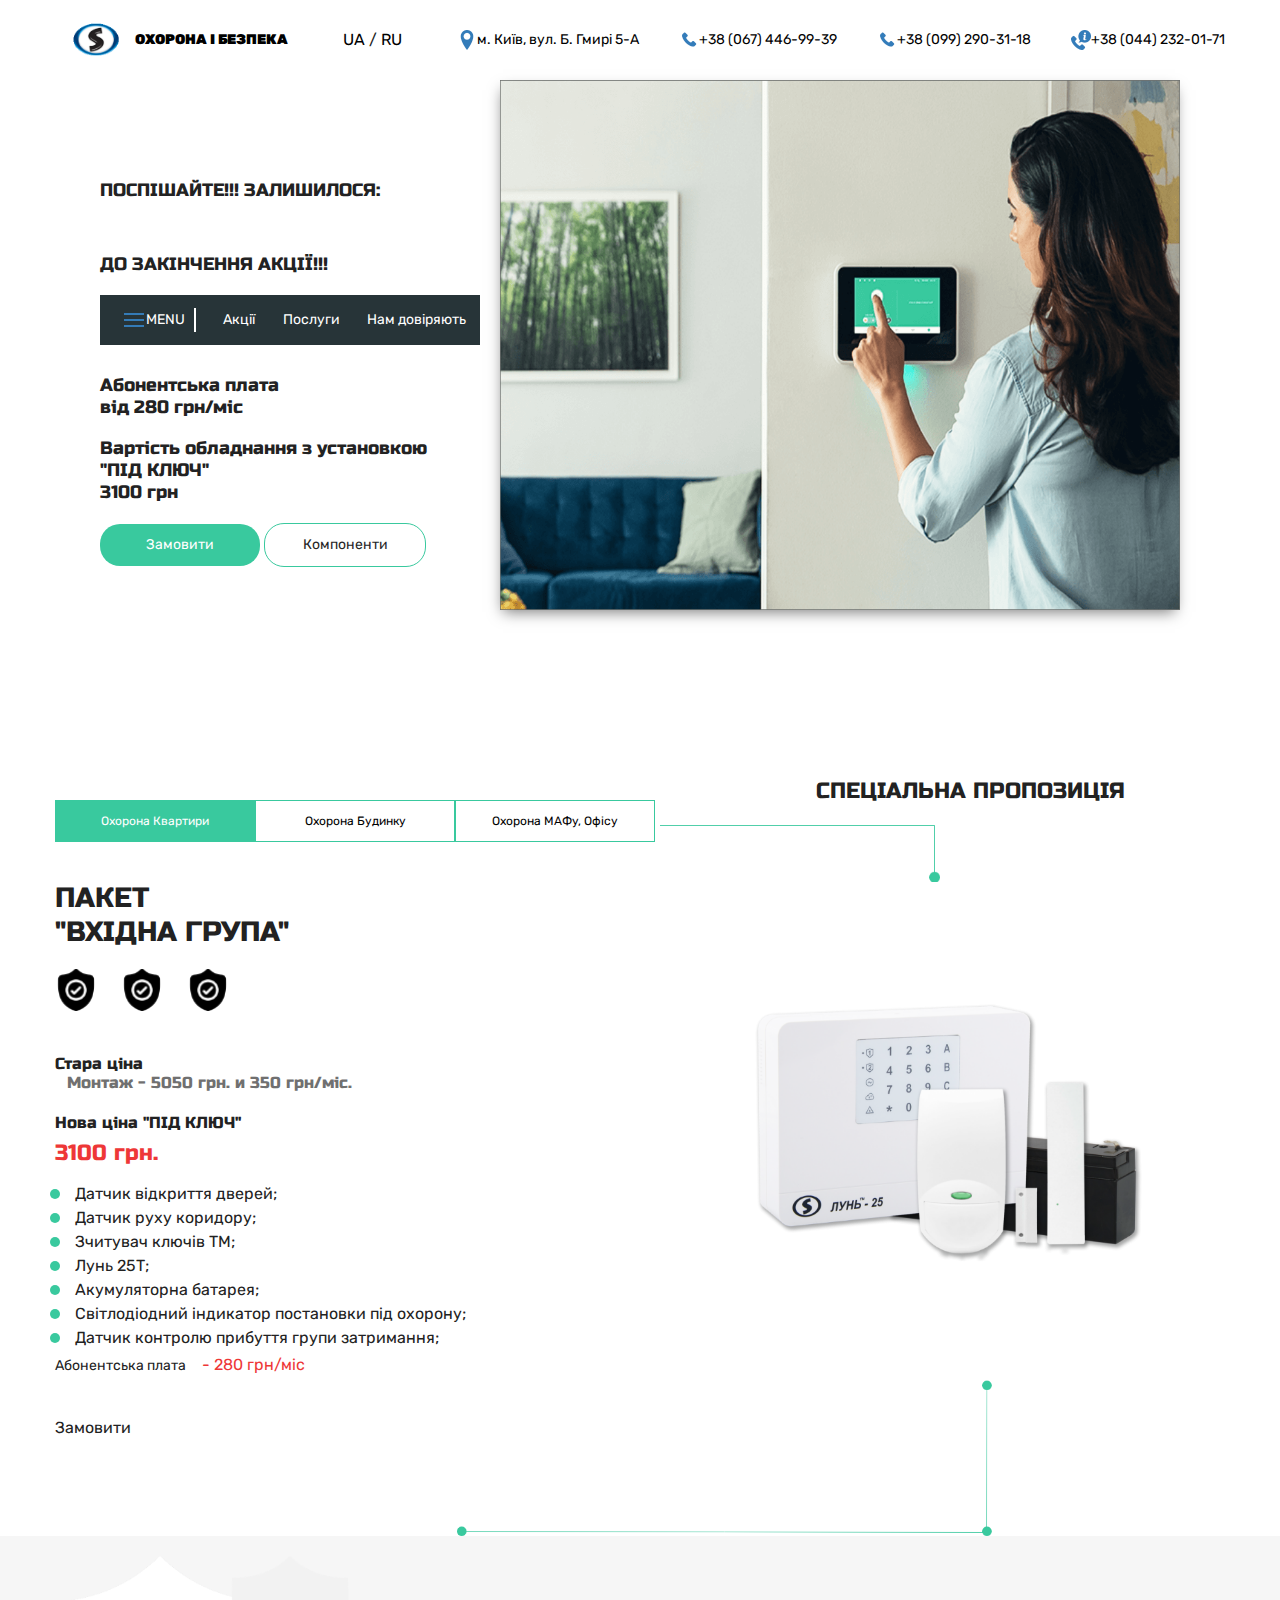
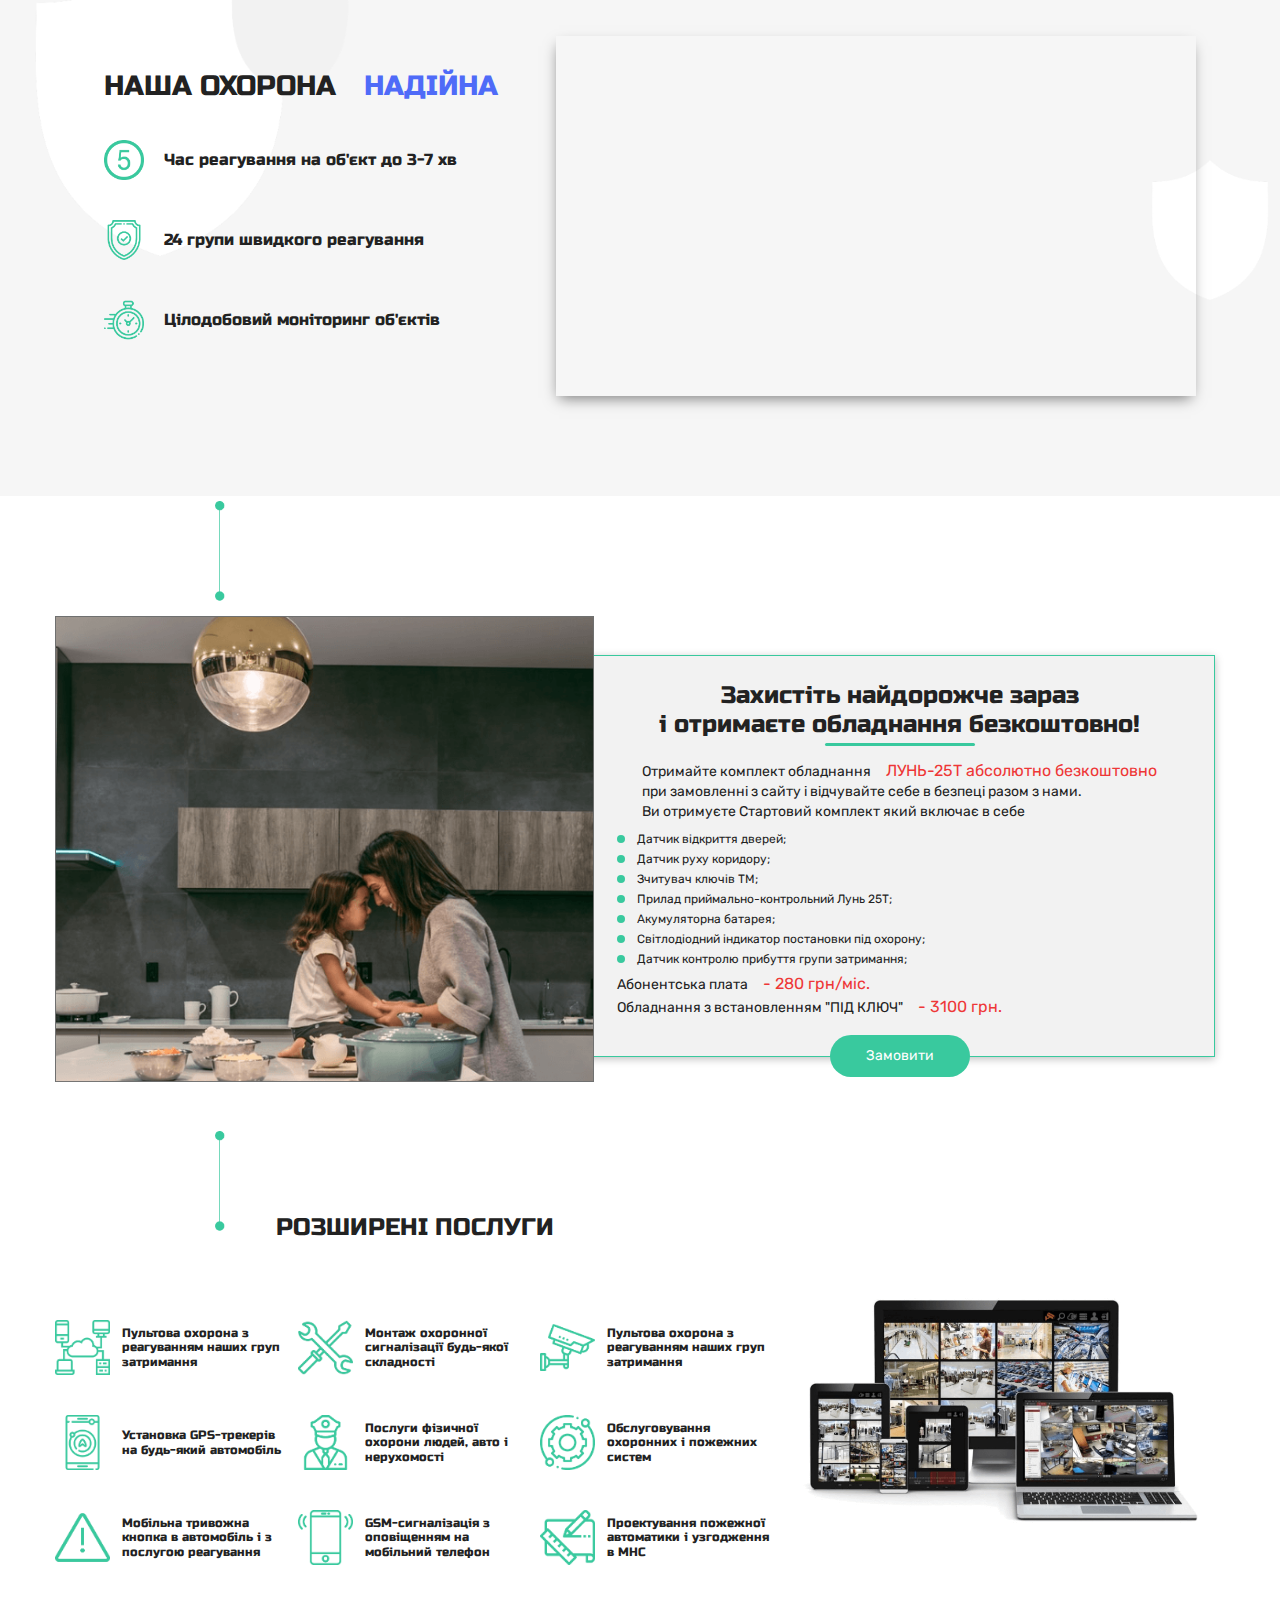
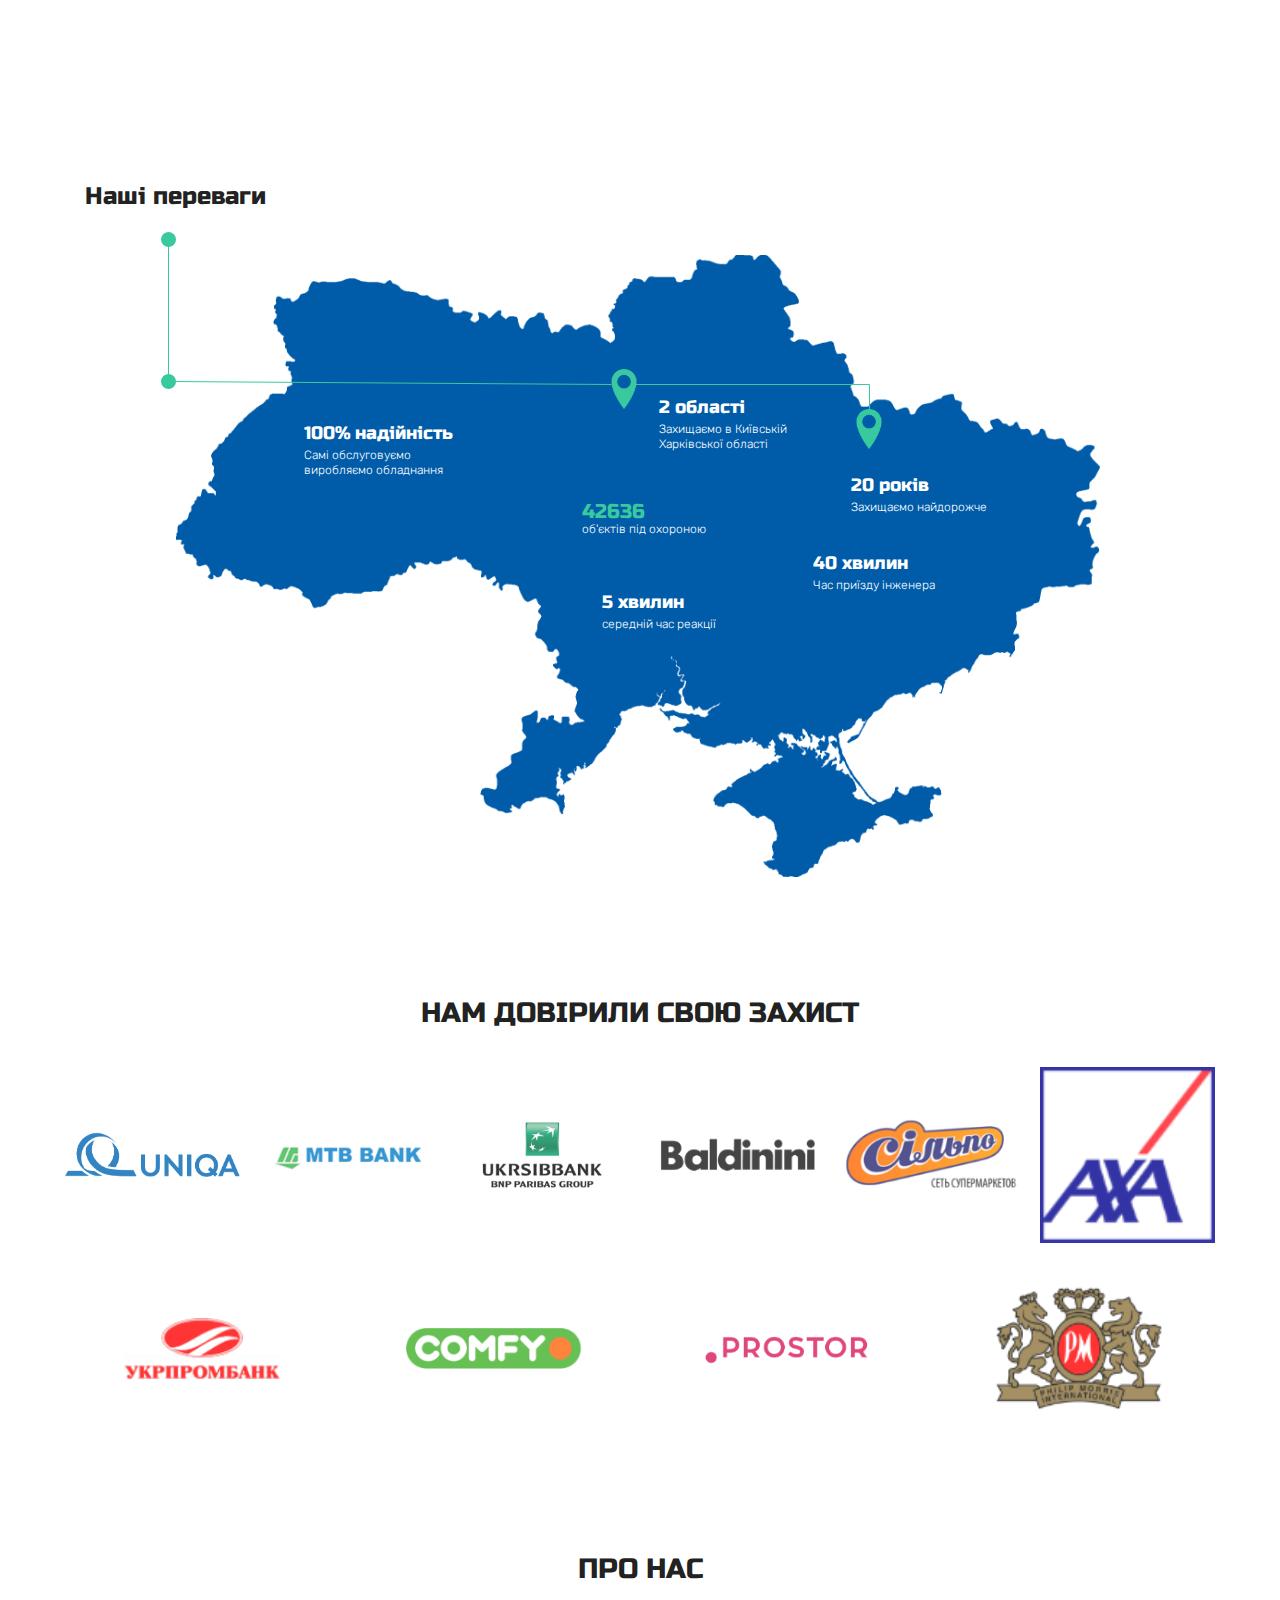
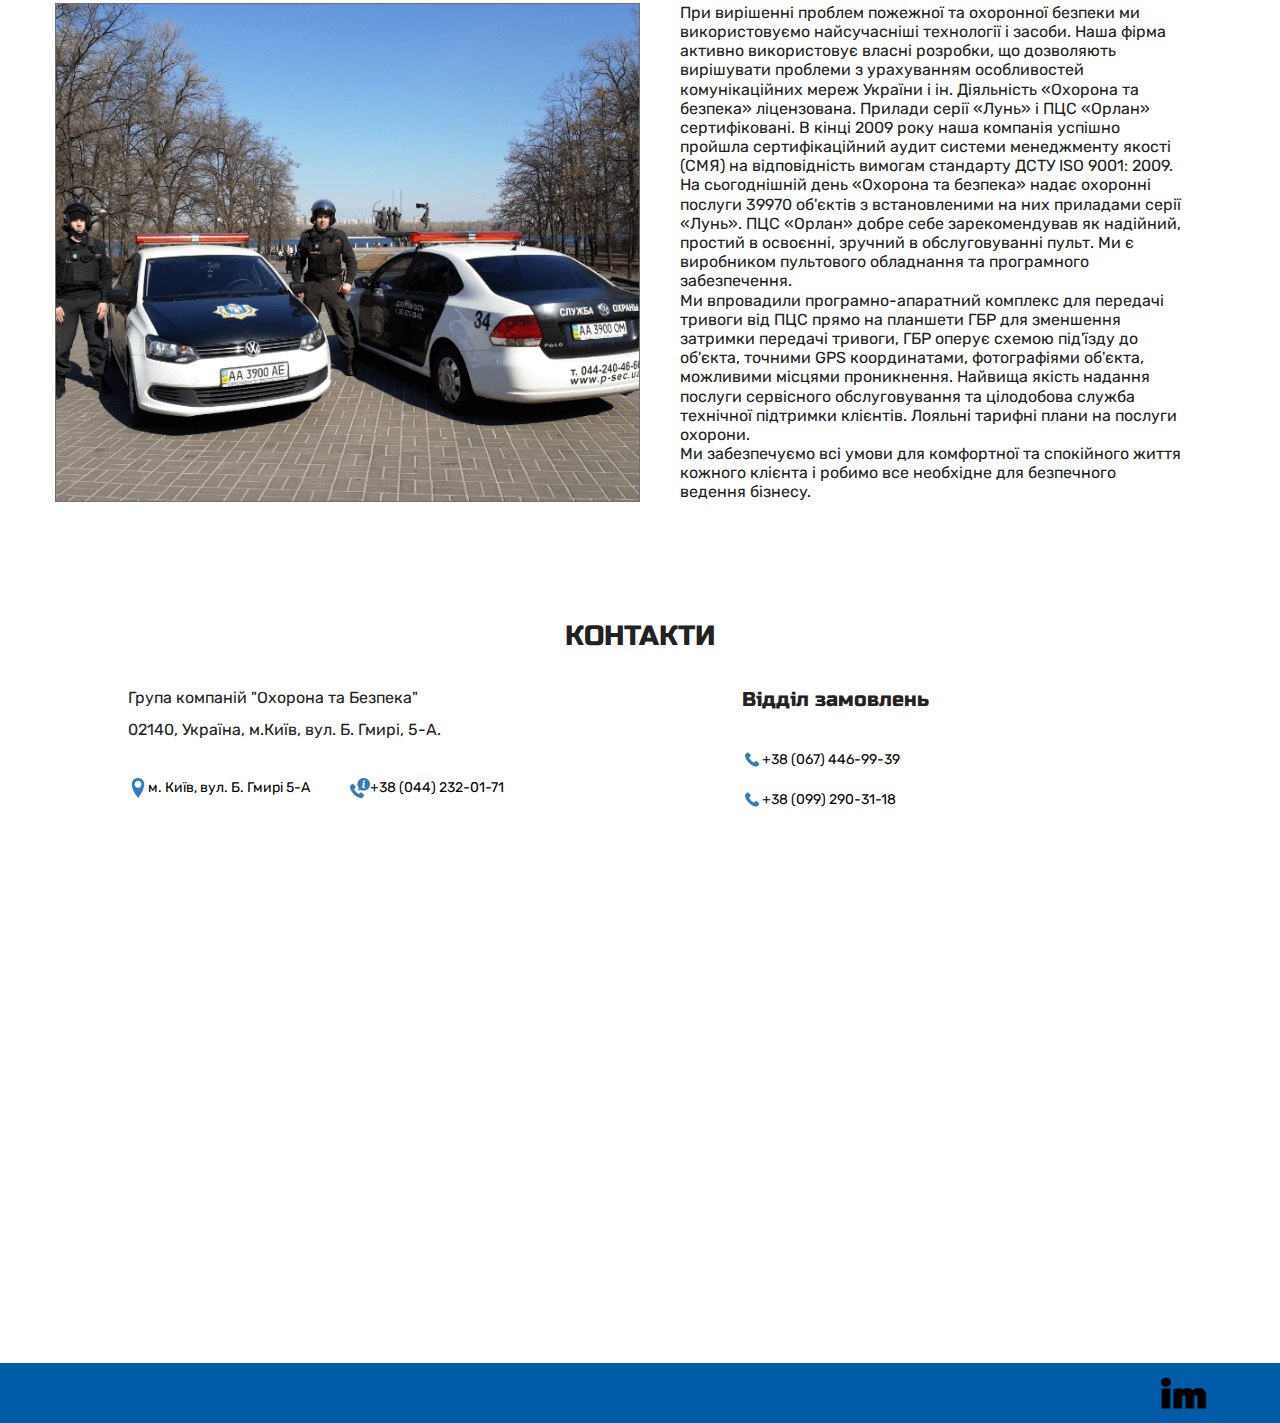
<file: index.html>
<!DOCTYPE html>
<html lang="en">
	<head>
	    <!-- Google Tag Manager -->
<script>(function(w,d,s,l,i){w[l]=w[l]||[];w[l].push({'gtm.start':
new Date().getTime(),event:'gtm.js'});var f=d.getElementsByTagName(s)[0],
j=d.createElement(s),dl=l!='dataLayer'?'&l='+l:'';j.async=true;j.src=
'https://www.googletagmanager.com/gtm.js?id='+i+dl;f.parentNode.insertBefore(j,f);
})(window,document,'script','dataLayer','GTM-NJS8DGQ');</script>
<!-- End Google Tag Manager -->
		<meta charset="UTF-8">
		<meta name="viewport" content="width=device-width, initial-scale=1.0">
		<title>Охоронні Системи | Сигналізація для дому | відеоспостереження</title>
		<meta name="description" content="Весь комплекс охоронних послуг в Київській і Харківській області. Захистіть найцінніше! Фізична охорона людей, авто та нерухомості. Пультова охорона з реагуванням наших груп затримання.">
		<link href="https://fonts.googleapis.com/css?family=Rubik:300,300i,400,400i,500,500i,700,700i,900,900i&display=swap" rel="stylesheet">
		<link href="https://fonts.googleapis.com/css?family=Russo+One&display=swap" rel="stylesheet">
		<link href="img/favicon.ico" rel="shortcut icon" type="image/x-icon"/>
		<link rel="stylesheet" type="text/css" href="css/reset.css">
		<link rel="stylesheet" type="text/css" href="css/style.css">
		<link rel="stylesheet" type="text/css" href="css/media.css">
		<script async src="https://pagead2.googlesyndication.com/pagead/js/adsbygoogle.js"></script>
<script>
  (adsbygoogle = window.adsbygoogle || []).push({
    google_ad_client: "ca-pub-4469797398622064",
    enable_page_level_ads: true
  });
</script>

<!-- Google Tag Manager -->
<script>(function(w,d,s,l,i){w[l]=w[l]||[];w[l].push({'gtm.start':
new Date().getTime(),event:'gtm.js'});var f=d.getElementsByTagName(s)[0],
j=d.createElement(s),dl=l!='dataLayer'?'&l='+l:'';j.async=true;j.src=
'https://www.googletagmanager.com/gtm.js?id='+i+dl;f.parentNode.insertBefore(j,f);
})(window,document,'script','dataLayer','GTM-MVFQ476');</script>
<!-- End Google Tag Manager -->

<!-- Global site tag (gtag.js) - Google Analytics -->
<script async src="https://www.googletagmanager.com/gtag/js?id=G-41DJH2V1EJ"></script>
<script>
  window.dataLayer = window.dataLayer || [];
  function gtag(){dataLayer.push(arguments);}
  gtag('js', new Date());

  gtag('config', 'G-41DJH2V1EJ');
  gtag('config', 'AW-735618393');
  gtag('config', 'AW-715577916');
</script>


<!-- Event snippet for Свонок с сайта КС conversion page
In your html page, add the snippet and call gtag_report_conversion when someone clicks on the chosen link or button. -->
<script>
function gtag_report_conversion(url) {
  var callback = function () {
    if (typeof(url) != 'undefined') {
      window.location = url;
    }
  };
  gtag('event', 'conversion', {
      'send_to': 'AW-735618393/8sElCKWNqasBENnK4t4C',
      'event_callback': callback
  });
  return false;
}
</script>

<!-- Event snippet for звонок с сайта МТС conversion page
In your html page, add the snippet and call gtag_report_conversion when someone clicks on the chosen link or button. -->
<script>
function gtag_report_conversion(url) {
  var callback = function () {
    if (typeof(url) != 'undefined') {
      window.location = url;
    }
  };
  gtag('event', 'conversion', {
      'send_to': 'AW-735618393/SSUVCMP0lawBENnK4t4C',
      'event_callback': callback
  });
  return false;
}
</script>

<!-- Event snippet for Звонок с сайта ГОРОД conversion page
In your html page, add the snippet and call gtag_report_conversion when someone clicks on the chosen link or button. -->
<script>
function gtag_report_conversion(url) {
  var callback = function () {
    if (typeof(url) != 'undefined') {
      window.location = url;
    }
  };
  gtag('event', 'conversion', {
      'send_to': 'AW-735618393/ClktCLTlw6wBENnK4t4C',
      'event_callback': callback
  });
  return false;
}
</script>


<!-- Event snippet for заказ с сайта 100% conversion page
In your html page, add the snippet and call gtag_report_conversion when someone clicks on the chosen link or button. -->
<script>
function gtag_report_conversion(url) {
  var callback = function () {
    if (typeof(url) != 'undefined') {
      window.location = url;
    }
  };
  gtag('event', 'conversion', {
      'send_to': 'AW-735618393/DcVKCOjkwKwBENnK4t4C',
      'event_callback': callback
  });
  return false;
}
</script>


<script>
  gtag('config', 'AW-735618393/8sElCKWNqasBENnK4t4C', {
    'phone_conversion_number': '+380674469939'
  });
</script>

<script>
  gtag('config', 'AW-735618393/SSUVCMP0lawBENnK4t4C', {
    'phone_conversion_number': '+380992903118'
  });
</script>

<script>
  gtag('config', 'AW-735618393/ClktCLTlw6wBENnK4t4C', {
    'phone_conversion_number': '+380442320171'
  });
</script>


	</head>
	<body id="ua-lend">
	    
	    <!-- Google Tag Manager (noscript) -->
<noscript><iframe src="https://www.googletagmanager.com/ns.html?id=GTM-MVFQ476"
height="0" width="0" style="display:none;visibility:hidden"></iframe></noscript>
<!-- End Google Tag Manager (noscript) -->


		<div class="headerMobill">
			<div class="headerMobillBlock container">
				<p class="headerMobill-addres">м. Київ, вул. Б. Гмирі 5-А</p>
				<a onclick="return gtag_report_conversion('tel:+380674469939');" href="tel:+380674469939" class="headerMobill-telephone">+38 (067) 446-99-39</a>
			</div>
			
		</div>
		<header class="header container">
			<a href="index.html" class="logo">
				<span class="logo-saite"></span>
				<p class="logo-text">ОХОРОНА І БЕЗПЕКА</p>
			</a>
			<div class="leng">
				<a href="index.html#ua-lend" class="leng-item">UA</a>
				<span>/</span>
				<a href="ru-index.html#ru-lend" class="leng-item">RU</a>
			</div>
			<div class="menu-buttom">
				<div class="menu-buttom__img js-open-menu-button"></div>
			</div>
			<div class="header-contacts">
				<div class="header-contacts__marker">
					<span class="header-marker"></span>
					<p class="header-addres">м. Київ, вул. Б. Гмирі 5-А</p>
				</div>
				<div class="header-contacts__phone">
					<span class="header-phone"></span>
					<p class="header-mobill">+38 (067) 446-99-39</p>
				</div>
				<div class="header-contacts__phone">
					<span class="header-phone"></span>
					<p class="header-mobill">+38 (099) 290-31-18</p>
				</div>
				<div class="header-contacts__phone">
					<span class="header-phone__info"></span>
					<p class="header-mobill">+38 (044) 232-01-71</p>
				</div>
			</div>
		</header>
		<section class="main container">
			<div class="main-item">
				<p class="main-item__price">ПОСПІШАЙТЕ!!! ЗАЛИШИЛОСЯ:
			    <script src="//megatimer.ru/get/60514df8d35311b12cb98f4a83f7e367.js"></script>
			    </p>
			    <br><br>
				<p class="main-item__price">ДО ЗАКІНЧЕННЯ АКЦІЇ!!!</p>
				<nav class="navigation">
					<div class="navigations-btn js-open-menu">
						<img src="img/services-menu.png">
						<p>MENU</p>
					</div>	
					<a href="index.html#stock" class="navigation-item">Акції</a>
					<a href="index.html#servises" class="navigation-item">Послуги</a>
					<a href="index.html#trusting" class="navigation-item">Нам довіряють</a>
				</nav>
				<p class="main-item__price">Абонентська плата <br>від 280 грн/міс</p>
				<p class="main-item__price">Вартість обладнання з установкою "ПІД КЛЮЧ"<br> 3100 грн</p>
				<div>
					<div class="main-btn js-button-campaign">Замовити</div>
					<a href="index.html#price" class="main-btn__component">Компоненти</a>
				</div>
			</div>
			<div class="main-navigation">
				<img src="img/main/main.png" class="main-img" alt="Охоронні Системи" title="Охоронні Системи">
			</div>
		</section>
		<section class="price container" id="price">
			<h3 class="price-text__text">СПЕЦІАЛЬНА ПРОПОЗИЦІЯ</h3>
			<div class="price-menu">
					<div class="price-menu-item js-slide-button activated" id="first">Охорона Квартири</div>
					<div class="price-menu-item js-slide-button" id="second">Охорона Будинку</div>
					<div class="price-menu-item js-slide-button" id="third">Охорона МАФу, Офісу</div>
				</div>
	
	
				<!-- первый слайд -->
	
	
				<div class="price-list first-slide js-change-campaign">
					<div class="price-list__deskription">
						<h2 class="price-list__title">ПАКЕТ<br>"ВХІДНА ГРУПА"</h2>
						<div class="price-icon__list">
							<span class="price-list__icon"></span>
							<span class="price-list__icon"></span>
							<span class="price-list__icon"></span>
						</div>
						<div>
							<p class="price-list__text">Стара ціна</p>
							<p class="price-list__text"><span>Монтаж - 5050 грн. и 350 грн/міс. </span></p>
						</div>
						<p class="price-list__text">Нова цiна "ПІД КЛЮЧ"</p>
						<p class="price-list__price">3100 грн.</p>
							<div class="price-list__img">
								<img src="img/price/1.png" class="price-img" title="Охранные Системы" alt="Охранные Системы">
							</div>
						<p class="price-list__list">Датчик відкриття дверей;</p>
						<p class="price-list__list">Датчик руху коридору;</p>
						<p class="price-list__list">Зчитувач ключів ТМ;</p>
						<p class="price-list__list">Лунь 25Т;</p>
						<p class="price-list__list">Акумуляторна батарея;</p>
						<p class="price-list__list">Світлодіодний індикатор постановки під охорону;</p>
						<p class="price-list__list">Датчик контролю прибуття групи затримання;</p>
						<p class="free-content__text">Абонентська плата<span> - 280 грн/міс</span></p>
						<br><br>
							<div class="price-btn js-button-campaign">Замовити</div>
					</div>
				</div>
	
				<!-- второй слайд -->
	
				<div class="price-list second-slide js-change-campaign" style="display: none">
					<div class="price-list__deskription">
						<h2 class="price-list__title">ПАКЕТ<br>"ОХОРОНА-СТАРТ"</h2>
						<div class="price-icon__list">
							<span class="price-list__icon"></span>
							<span class="price-list__icon"></span>
							<span class="price-list__icon"></span>
						</div>
						<div>
							<p class="price-list__text">Стара ціна</p>
							<p class="price-list__text"><span>Монтаж - 6750 грн. и 455 грн/міс. </span></p>
						</div>
						<p class="price-list__text">Нова цiна "ПІД КЛЮЧ"</p>
						<p class="price-list__price">3100 грн.</p>
						<div class="price-list__img">
							<img src="img/price/2.png" class="price-img" title="Охранные Системы" alt="Охранные Системы">
						</div>
						<p class="price-list__list">Датчик відкриття дверей;</p>
						<p class="price-list__list">Датчик руху коридору;</p>
						<p class="price-list__list">Зчитувач ключів ТМ;</p>
						<p class="price-list__list">Лунь 25Т;</p>
						<p class="price-list__list">Акумуляторна батарея;</p>
						<p class="price-list__list">Світлодіодний індикатор постановки під охорону;</p>
						<p class="price-list__list">Датчик контролю прибуття групи затримання;</p>
						<p class="free-content__text">Абонентська плата<span> - 405 грн/міс</span></p>
						<br><br>
						<div class="price-btn js-button-campaign">Замовити</div>
					</div>
				
				</div>
	
				<!-- третий слайд -->
	
				<div class="price-list third-slide js-change-campaign" style="display: none">
					<div class="price-list__deskription">
						<h2 class="price-list__title">ПАКЕТ<br>"БАЗОВИЙ"</h2>
						<div class="price-icon__list">
							<span class="price-list__icon"></span>
							<span class="price-list__icon"></span>
							<span class="price-list__icon"></span>
						</div>
						<div>
							<p class="price-list__text">Стара ціна</p>
							<p class="price-list__text"><span>Монтаж - 4550 грн. и 450 грн/міс. </span></p>
						</div>
						<p class="price-list__text">Нова цiна "ПІД КЛЮЧ"</p>
						<p class="price-list__price">3100 грн.</p>
						<div class="price-list__img">
							<img src="img/price/1.png" class="price-img" title="Охранные Системы" alt="Охранные Системы">
						</div>
						<p class="price-list__list">Датчик відкриття дверей;</p>
						<p class="price-list__list">Датчик руху;</p>
						<p class="price-list__list">Зчитувач ключів ТМ;</p>
						<p class="price-list__list">Лунь 25Т;</p>
						<p class="price-list__list">Акумуляторна батарея;</p>
						<p class="price-list__list">Світлодіодний індикатор постановки під охорону;</p>
						<p class="price-list__list">Датчик контролю прибуття групи затримання;</p>
						<p class="free-content__text">Абонентська плата "МАФ"<span> - 320 грн/міс</span></p>
						<p class="free-content__text">Абонентська плата "ОФІС"<span> - 400 грн/міс</span></p>
						<br><br>
						<div class="price-btn js-button-campaign">Замовити</div>
					</div>
				</div>
			<div class="main-desing"></div>
			<div class="desing-bottom"></div>
		</section>
		<section class="reliability-wrapper">
			<div class="reliability-desing"></div>
			<div class="reliability-desing__one"></div>
			<div class="reliability-desing__three"></div>
			<div class="reliability container">
				<div class="reliability-desckription">
					<h2 class="reliability-title">НАША ОХОРОНА <span>НАДІЙНА</span></h2>
					<div class="reliability-item">
						<span class="reliability-item__icon"></span>
						<p class="reliability-item__text">Час реагування на об'єкт до 3-7 хв</p>
					</div>
					<div class="reliability-item">
						<span class="reliability-item__icon reliability-two"></span>
						<p class="reliability-item__text">24 групи швидкого реагування</p>
					</div>
					<div class="reliability-item">
						<span class="reliability-item__icon reliability-three"></span>
						<p class="reliability-item__text">Цілодобовий моніторинг об'єктів</p>
					</div>
				</div>
				<iframe class="reliability-video"  src="https://www.youtube.com/embed/7q0Xr9ZRt8Q" frameborder="0" allow="accelerometer; autoplay; encrypted-media; gyroscope; picture-in-picture" allowfullscreen></iframe>
			</div>
		</section>
		<section class="free container" id="stock">
			<div class="free-img"></div>
			<div class="free-content">
				<h2 class="free-content__title">Захистіть найдорожче зараз<br>і отримаєте обладнання безкоштовно!</h2>
				<p class="free-content__text">Отримайте комплект обладнання  <span>ЛУНЬ-25Т абсолютно безкоштовно</span><br>при замовленні з сайту і відчувайте себе в безпеці разом з нами.<br>Ви отримуєте Стартовий комплект який включає в себе</p>
				<div class="free-list">
					<p class="free-list__item">Датчик відкриття дверей;</p>
					<p class="free-list__item">Датчик руху коридору;</p>
					<p class="free-list__item">Зчитувач ключів ТМ;</p>
					<p class="free-list__item">Прилад приймально-контрольний Лунь 25Т;</p>
					<p class="free-list__item">Акумуляторна батарея;</p>
					<p class="free-list__item">Світлодіодний індикатор постановки під охорону;</p>
					<p class="free-list__item">Датчик контролю прибуття групи затримання;</p>
					<p class="free-content__text">Абонентська плата <span> - 280 грн/міс. </span><br> Обладнання з встановленням "ПІД КЛЮЧ" <span> - 3100 грн.</span></p>
				</div>
				<div class="free-content__btn js-button-campaign">Замовити</div>
			</div>
			<div class="free-desing__one"></div>
			<div class="free-desing__two"></div>
		</section>
		<section class="servises container" id="servises">
			<div class="servises-item">
				<h2 class="servises-item__title">РОЗШИРЕНІ ПОСЛУГИ</h2>
				<div class="servises-list">
					<div class="servises-list__item">
						<span class="servises-list__icon one"></span>
						<p class="servises-list__text">Пультова охорона з реагуванням наших груп затримання</p>
					</div>
					<div class="servises-list__item">
						<span class="servises-list__icon two"></span>
						<p class="servises-list__text">Монтаж охоронної сигналізації будь-якої складності</p>
					</div>
					<div class="servises-list__item">
						<span class="servises-list__icon three"></span>
						<p class="servises-list__text">Пультова охорона з реагуванням наших груп затримання</p>
					</div>
					<div class="servises-list__item">
						<span class="servises-list__icon four"></span>
						<p class="servises-list__text">Установка GPS-трекерів на будь-який автомобіль</p>
					</div>
					<div class="servises-list__item">
						<span class="servises-list__icon five"></span>
						<p class="servises-list__text">Послуги фізичної охорони людей, авто і нерухомості</p>
					</div>
					<div class="servises-list__item">
						<span class="servises-list__icon six"></span>
						<p class="servises-list__text">Обслуговування охоронних і пожежних систем</p>
					</div>
					<div class="servises-list__item">
						<span class="servises-list__icon seven"></span>
						<p class="servises-list__text">Мобільна тривожна кнопка в автомобіль і з послугою реагування</p>
					</div>
					<div class="servises-list__item">
						<span class="servises-list__icon eight"></span>
						<p class="servises-list__text">GSM-сигналізація з оповіщенням на мобільний телефон</p>
					</div>
					<div class="servises-list__item">
						<span class="servises-list__icon naight"></span>
						<p class="servises-list__text">Проектування пожежної автоматики і узгодження в МНС</p>
					</div>
				</div>
			</div>
			<img src="img/services/services.png" class="servises-item__img" alt="Охоронні Системи" title="Охоронні Системи">
		</section>
		<section class="advantages container" id="advantages">
			<h2 class="advantages-title">Наші переваги </h2>
			<div class="advantages-item">
				<div class="advantages-item__one">
					<h3 class="advantages-item__title">2 області</h3>
					<p class="advantages-item__text">Захищаємо в Київській <br>Харківської області</p>
				</div>
				<div class="advantages-item__two">
					<h3 class="advantages-item__title">20 років</h3>
					<p class="advantages-item__text">Захищаємо найдорожче</p>
				</div>
				<div class="advantages-item__three">
					<h3 class="advantages-item__title advantages-item__mobill title-mobil">100% надійність</h3>
					<p class="advantages-item__text advantages-item__mobill">Самі обслуговуємо<br>виробляємо обладнання</p>
				</div>
				<div class="advantages-item__four">
					<h3 class="advantages-item__title advantages-item__mobill title-mobil">40 хвилин</h3>
					<p class="advantages-item__text advantages-item__mobill">Час приїзду інженера</p>
				</div>
				<div class="advantages-item__five">
					<h3 class="advantages-item__number">42636</h3>
					<p class="advantages-item__text advantages-item__mobill">об'єктів під охороною</p>
				</div>
				<div class="advantages-item__sixe">
					<h3 class="advantages-item__title">5 хвилин</h3>
					<p class="advantages-item__text">середній час реакції</p>
				</div>
			</div>
		</section>
		<section class="trusting container" id="trusting">
			<h2 class="trusting-title">НАМ ДОВІРИЛИ СВОЮ ЗАХИСТ</h2>
			<div class="trusting-list">
				<img src="img/trusting/1.png" class="trusting-icon" alt="Охоронні Системи" title="Охоронні Системи">
				<img src="img/trusting/2.png" class="trusting-icon" alt="Охоронні Системи" title="Охоронні Системи">
				<img src="img/trusting/3.png" class="trusting-icon" alt="Охоронні Системи" title="Охоронні Системи">
				<img src="img/trusting/4.png" class="trusting-icon" alt="Охоронні Системи" title="Охоронні Системи">
				<img src="img/trusting/5.png" class="trusting-icon" alt="Охоронні Системи" title="Охоронні Системи">
				<img src="img/trusting/6.png" class="trusting-icon" alt="Охоронні Системи" title="Охоронні Системи">
				<img src="img/trusting/7.png" class="trusting-icon" alt="Охоронні Системи" title="Охоронні Системи">
				<img src="img/trusting/8.png" class="trusting-icon" alt="Охоронні Системи" title="Охоронні Системи">
				<img src="img/trusting/9.png" class="trusting-icon" alt="Охоронні Системи" title="Охоронні Системи">
				<img src="img/trusting/10.png" class="trusting-icon" alt="Охоронні Системи" title="Охоронні Системи">
			</div>
		</section>
		<section class="about-us container" id="about-us">
			<h2 class="about-us-title">ПРО НАС</h2>
			<div class="about-us-container">
				<img src="img/about-us/about-us.png" class="about-us-container__img" alt="Охоронні Системи" title="Охоронні Системи">
				<div class="about-us-block">
					<p class="about-us-text">При вирішенні проблем пожежної та охоронної безпеки ми використовуємо найсучасніші технології і засоби. Наша фірма активно використовує власні розробки, що дозволяють вирішувати проблеми з урахуванням особливостей комунікаційних мереж України і ін. Діяльність «Охорона та безпека» ліцензована. Прилади серії «Лунь» і ПЦС «Орлан» сертифіковані. В кінці 2009 року наша компанія успішно пройшла сертифікаційний аудит системи менеджменту якості (СМЯ) на відповідність вимогам стандарту ДСТУ ISO 9001: 2009.
					</p>
					<p class="about-us-text">На сьогоднішній день «Охорона та безпека» надає охоронні послуги 39970 об'єктів з встановленими на них приладами серії «Лунь». ПЦС «Орлан» добре себе зарекомендував як надійний, простий в освоєнні, зручний в обслуговуванні пульт. Ми є виробником пультового обладнання та програмного забезпечення.</p>
					<p class="about-us-text">Ми впровадили програмно-апаратний комплекс для передачі тривоги від ПЦС прямо на планшети ГБР для зменшення затримки передачі тривоги, ГБР оперує схемою під'їзду до об'єкта, точними GPS координатами, фотографіями об'єкта, можливими місцями проникнення. Найвища якість надання послуги сервісного обслуговування та цілодобова служба технічної підтримки клієнтів. Лояльні тарифні плани на послуги охорони.</p>
					<p class="about-us-text">Ми забезпечуємо всі умови для комфортної та спокійного життя кожного клієнта і робимо все необхідне для безпечного ведення бізнесу.</p>
				</div>
			</div>
		</section>
		<section class="contacts container" id="contacts">
			<h2 class="contacts-title">КОНТАКТИ</h2>
			<div class="contacts-list">
				<div class="contacts-item">
					<p class="contacts-item__text">Група компаній "Охорона та Безпека"<br><br>
						 02140, Україна, м.Київ, вул. Б. Гмирі, 5-А.
					 </p>
					<div class="contacts-bottom">
						<div class="header-contacts__marker">
							<span class="header-marker"></span>
							<p class="header-addres">м. Київ, вул. Б. Гмирі 5-А</p>
						</div>
						<div class="header-contacts__phone">
							<span class="header-phone__info"></span>
							<p class="header-mobill">+38 (044) 232-01-71</p>
						</div>
					</div>
				</div>
				<div class="contacts-item__number">
					<h3 class="contacts-item__title">Відділ замовлень</h3>
					<div class="header-contacts__phone contacts-bottom__number">
						<span class="header-phone"></span>
						<p class="header-mobill">+38 (067) 446-99-39</p>
					</div>
					<div class="header-contacts__phone contacts-bottom__number">
						<span class="header-phone"></span>
						<p class="header-mobill">+38 (099) 290-31-18</p>
					</div>
				</div>
				
			</div>
		</section>
		<section class="contactsMobill container" id="contacts-mob">
			<h2 class="contactsMobill-title">КОНТАКТИ</h2>
			<h3 class="contactsMobill-text">Відділ замовлень</h3>
			<div class="header-contacts__phone">
				<span class="header-phone contactsMobillIcon"></span>
				<a onclick="return gtag_report_conversion('tel:+380674469939');" href="tel:+380674469939" class="header-mobill contactsMobillTelephone">+38 (067) 446-99-39</a>
			</div>
			<div class="header-contacts__phone">
				<span class="header-phone contactsMobillIcon"></span>
				<a onclick="return gtag_report_conversion('tel:+380992903118');" href="tel:+380992903118" class="header-mobill contactsMobillTelephone">+38 (099) 290-31-18</a>
			</div>
			<div class="header-contacts__phone">
				<span class="header-phone__info contactsMobillIcon"></span>
				<a onclick="return gtag_report_conversion('tel:+380442320171');" href="tel:+380442320171" class="header-mobill contactsMobillTelephone">+38 (044) 232-01-71</a>
			</div>
			<div class="header-contacts__marker">
				<span class="header-marker contactsMobillIcon"></span>
				<p class="header-addres contactsMobillTelephone">м. Київ, вул. Б. Гмирі 5-А</p>
			</div>
		</section>
		<iframe id="maps" src="https://www.google.com/maps/embed?pb=!1m18!1m12!1m3!1d8555.351828409204!2d30.623290292621167!3d50.394121379226114!2m3!1f0!2f0!3f0!3m2!1i1024!2i768!4f13.1!3m3!1m2!1s0x40d4c44b5692e7ff%3A0x99002e6e4df47ef8!2z0LLRg9C70LjRhtGPINCR0L7RgNC40YHQsCDQk9C80LjRgNGWLCA10JAsINCa0LjRl9CyLCAwMjAwMA!5e0!3m2!1suk!2sua!4v1569332622962!5m2!1suk!2sua" width="600" height="450" frameborder="0" style="border:0;" allowfullscreen=""></iframe>
		<footer class="footer">
			<div class="footer-item container">
				<span class="footer-icon"></span>
			</div>
		</footer>
		<a href="tel:+380674469939" class="mobilCall">
			<img src="img/call-back.png" class="mobillCall-img" alt="Охоронні Системи" title="Охоронні Системи">
		</a>
		<div class="overlay js-overlay-campaign">
			<div class="popup js-popup-campaign">
				<div class="popup-content">
					<div class="popup-deskriptions">
						<h2 class="popup-title">Захистіть найдорожче зараз і отримаєте обладнання<span> ЛУНЬ-25Т безкоштовно</span></h2>
						<p class="popup-text">Отримайте комплект обладнання <span> ЛУНЬ-25Т абсолютно безкоштовно </span> при замовленні з сайту і відчувайте себе в безпеці разом з нами. Ви отримуєте Стартовий комплект який включає в себе</p>
						<div class="popup-list">
							<p class="free-list__item">Датчик відкриття дверей;</p>
							<p class="free-list__item">Датчик руху коридору;</p>
							<p class="free-list__item">Зчитувач ключів ТМ;</p>
							<p class="free-list__item">Прилад приймально-контрольний Лунь 25Т;</p>
							<p class="free-list__item">Акумуляторна батарея;</p>
							<p class="free-list__item">Світлодіодний індикатор постановки під охорону;</p>
							<p class="free-list__item">Датчик контролю прибуття групи затримання;</p>
							<p class="free-content__text">Абонентська плата <span> - 280 грн/міс. </span><br> Обладнання з встановленням "ПІД КЛЮЧ" <span> - 3100 грн.</span></p>
						</div>
						<form class="popup-form">
							<input type="text" placeholder="Имя" name="name" class="input popup-form__name">
							<input type="tel" placeholder="Телефон" name="phone" class="input popup-form__tel">
						</form>
						<button onclick="return gtag_report_conversion()" class="popup-btn" type="submit">Замовити</button>
						<div class="popup-desing__one"></div>
						<div class="popup-desing__two"></div>
					</div>
					<div class="popup-img">
						<img src="img/popup/1.png" class="popup-img__item" alt="Охоронні Системи" title="Охоронні Системи">
						<img src="img/popup/2.png" class="popup-img__item popup-mobil__img" alt="Охоронні Системи" title="Охоронні Системи">
					</div>
				</div>
			</div>
			<div class="close-popup js-close-campaign"></div>
		</div>
		<div class="menu-overlay js-menu">
			<div class="menu">
				<div class="menu-logo">
						<span class="logo-saite"></span>
						<p class="logo-text menu-logo-text">ОХРАНА И БЕЗОПАСНОСТЬ</p>
				</div>
				<button class="close"></button>
				<div class="menu-desing"></div>
					<div class="menu-item">
							<a href="index.html" class="menu-item__link"> Головна</a>
							<a href="index.html#stock" class="menu-item__link"> Акції</a>
							<a href="index.html#servises" class="menu-item__link"> Послуги</a>
							<a href="index.html#advantages" class="menu-item__link"> Переваги</a>
							<a href="index.html#trusting" class="menu-item__link"> Нам довіряють</a>
							<a href="index.html#about-us" class="menu-item__link"> Про нас</a>
							<a href="index.html#contacts-mob" class="menu-item__link"> Контакти</a>
							<a href="ua-firesafety.html" class="menu-item__link">Пожарні системи</a>
					</div>
					<div class="menu-item">
							
					</div>
					<div class="menu-item">
							<p class="menu-item__contact">+38 (067) 446-99-39</a>
							<p class="menu-item__contact">+380 (099) 290-31-18</a>
							<p class="menu-item__contact">+380 (044) 232-01-71</a>
							<p class="menu-item__contact">вул. Б. Гмирі 9 в Київі</a>
					</div>
			</div>
		</div>
		<script src="js/main.js"></script>
		<script src="https://cdnjs.cloudflare.com/ajax/libs/jquery/3.2.1/jquery.min.js"></script>
		<script src="js/modal.js"></script>
		<script src="https://smtpjs.com/v3/smtp.js"></script>
		
	</body>
</html>
</file>
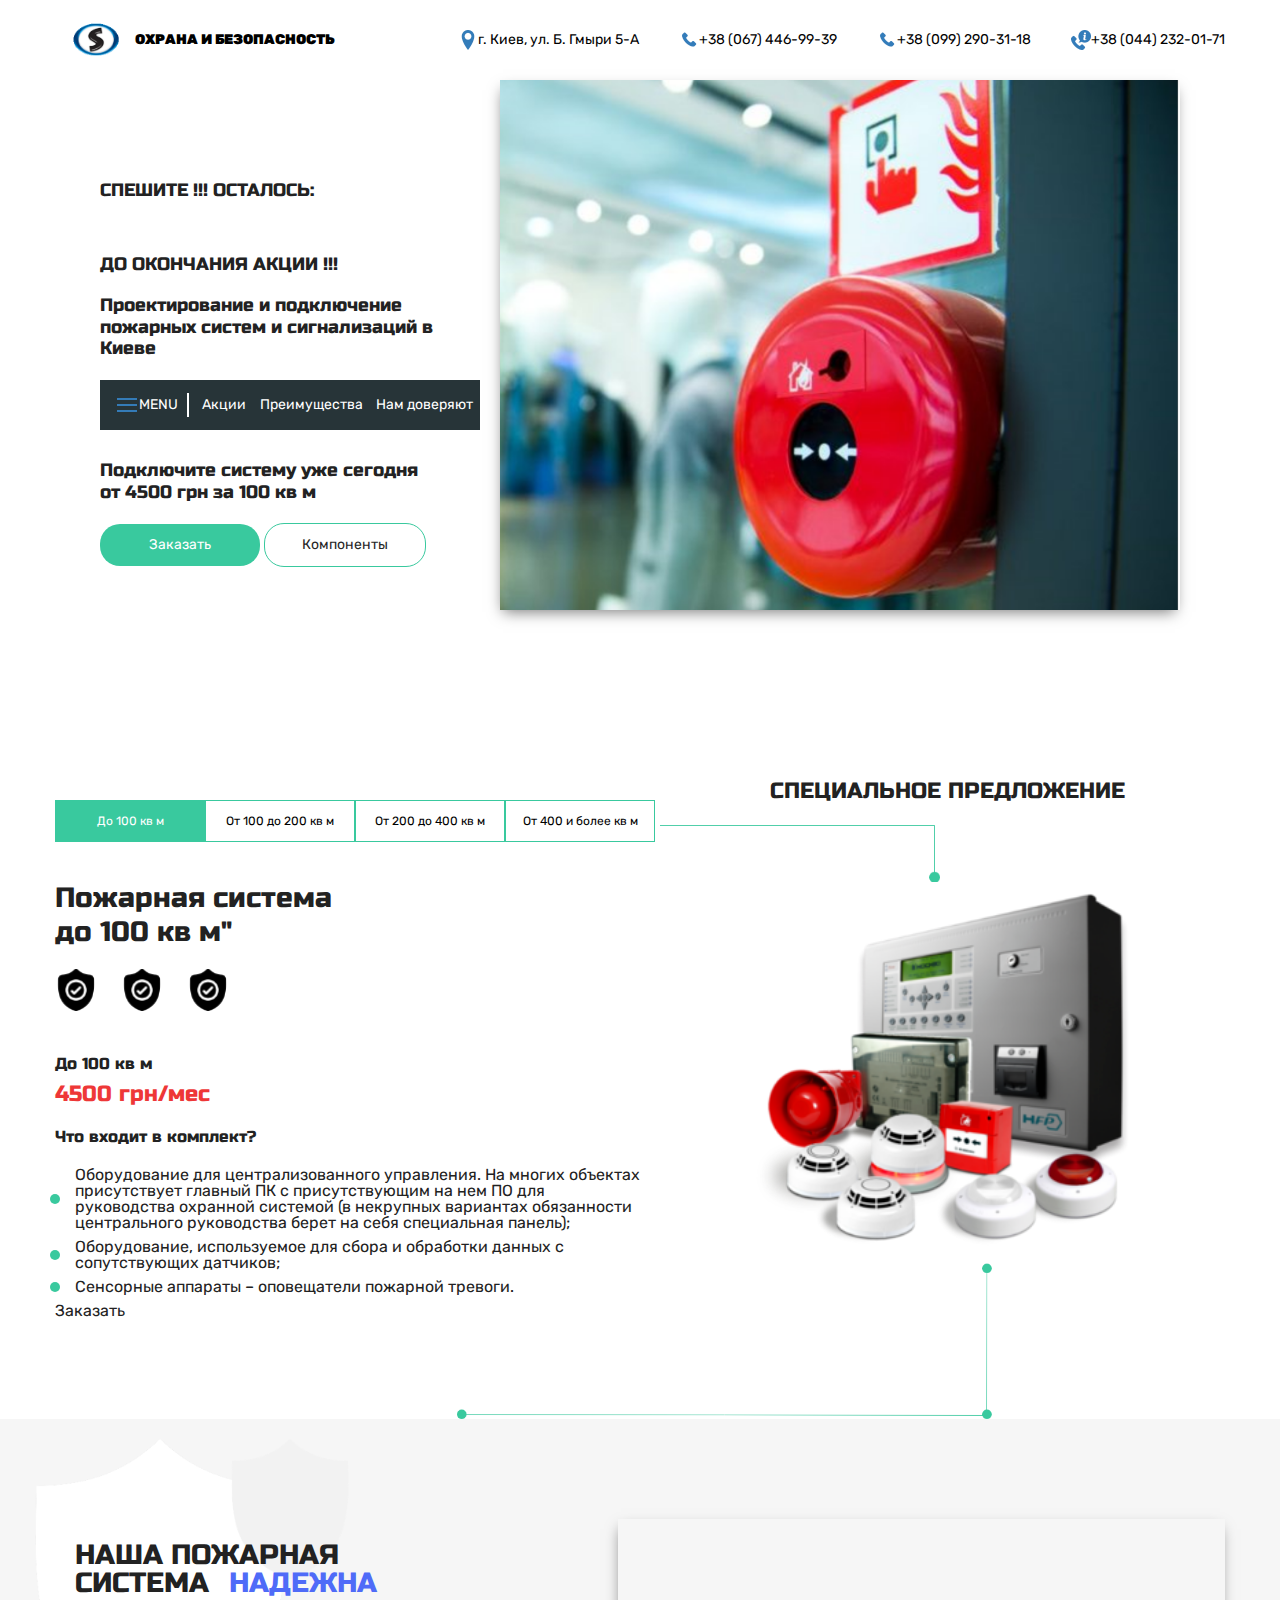
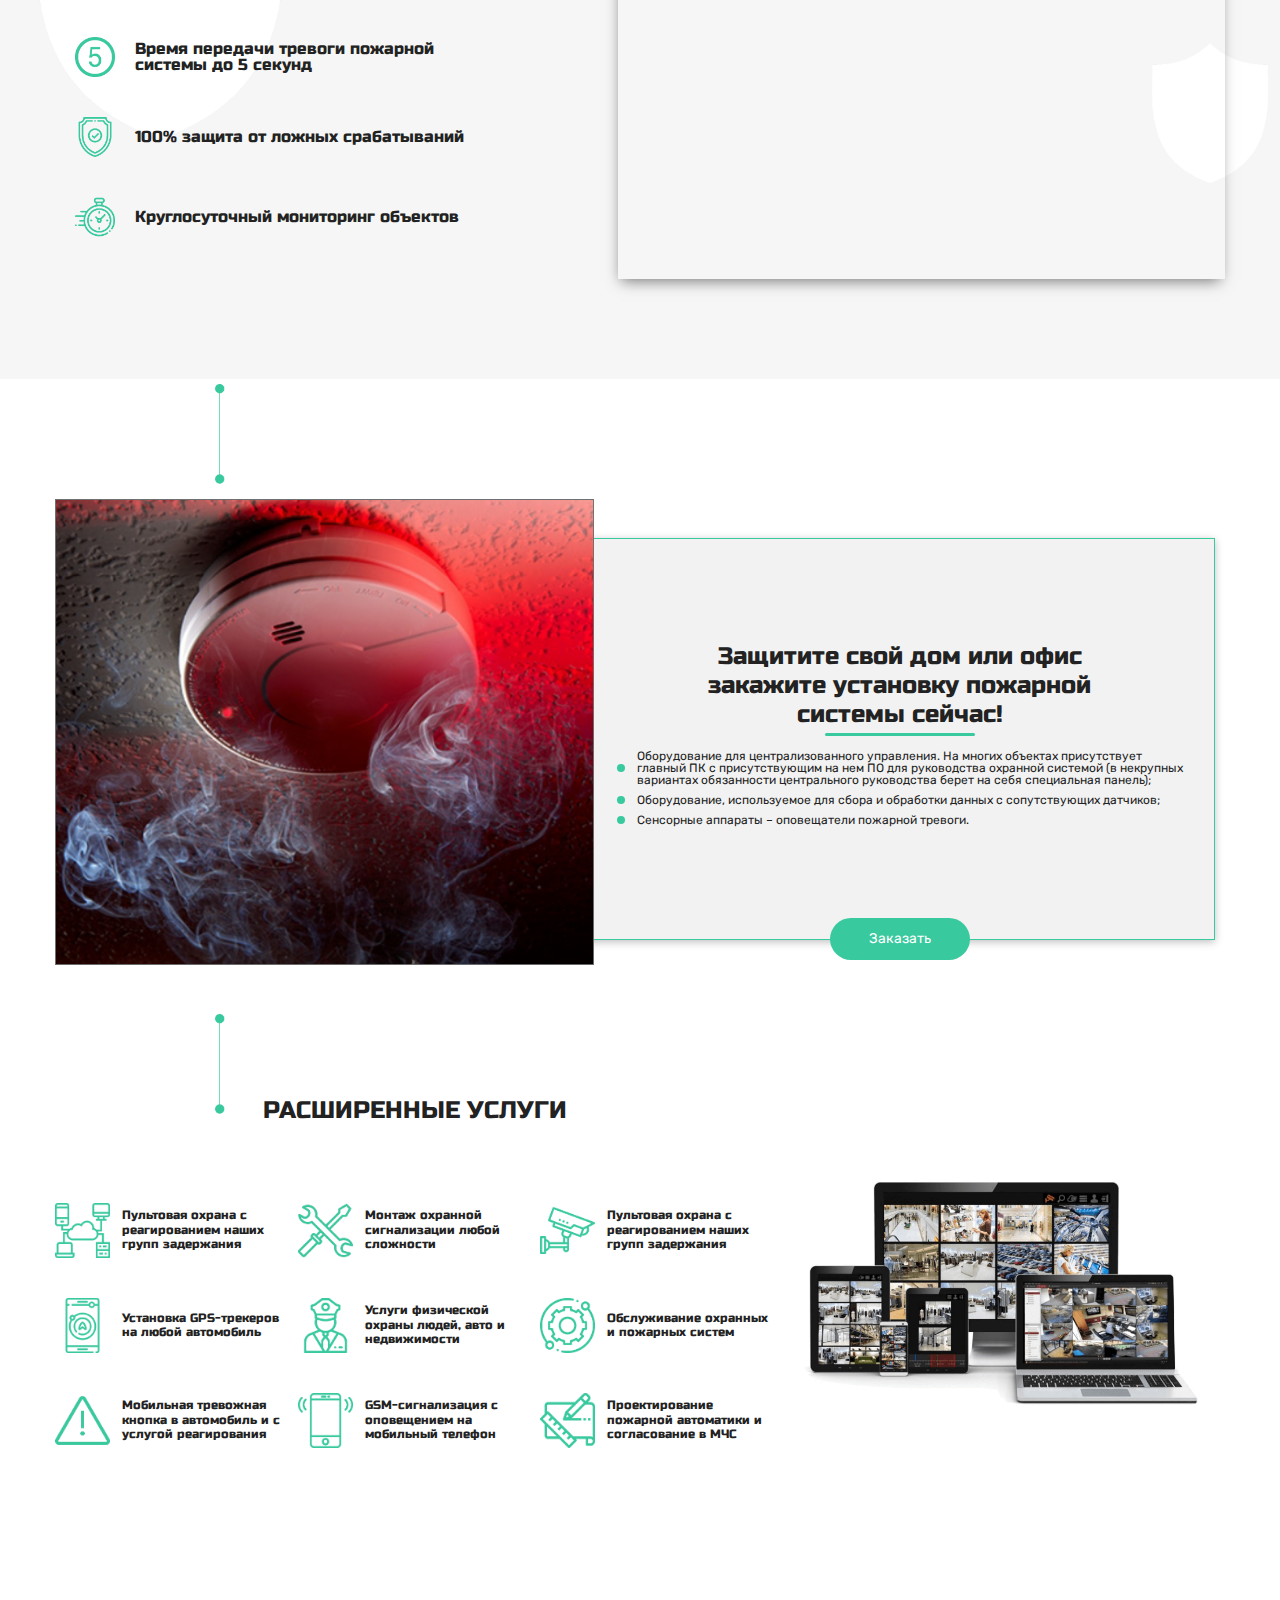
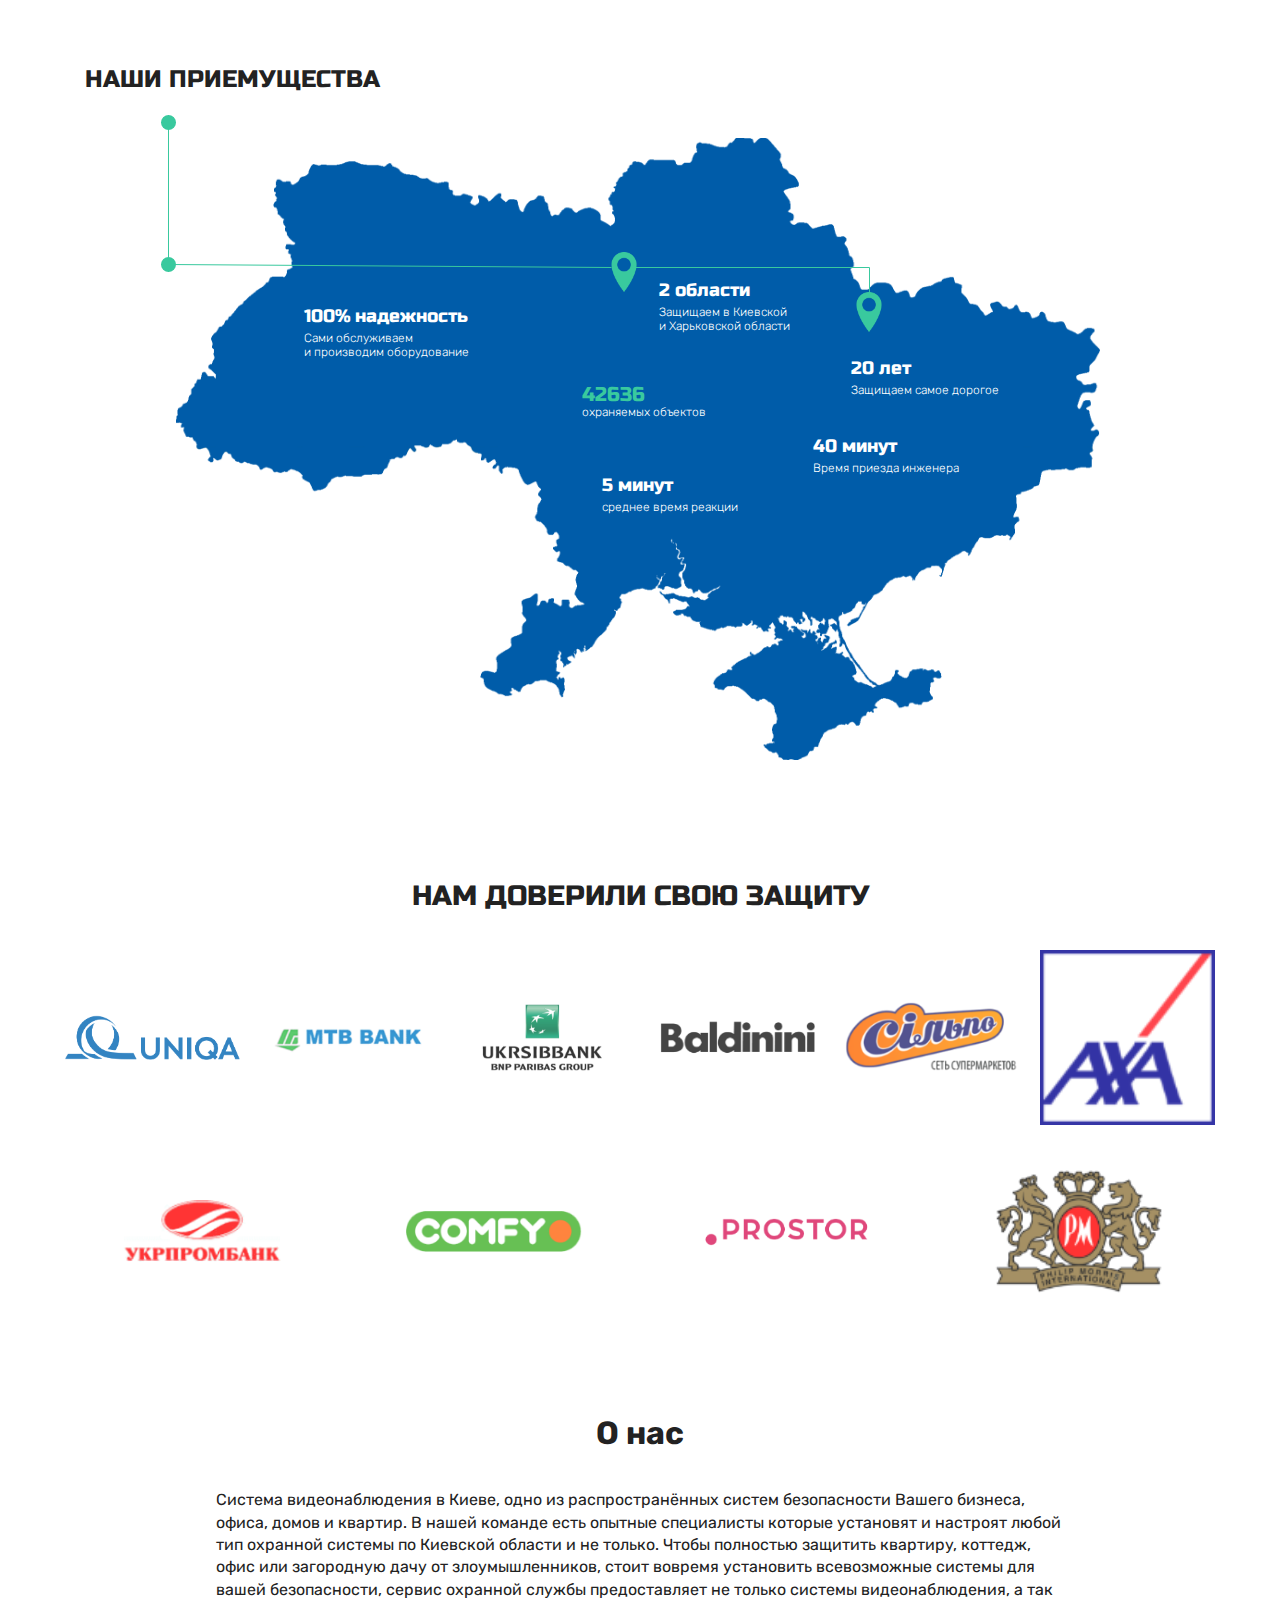
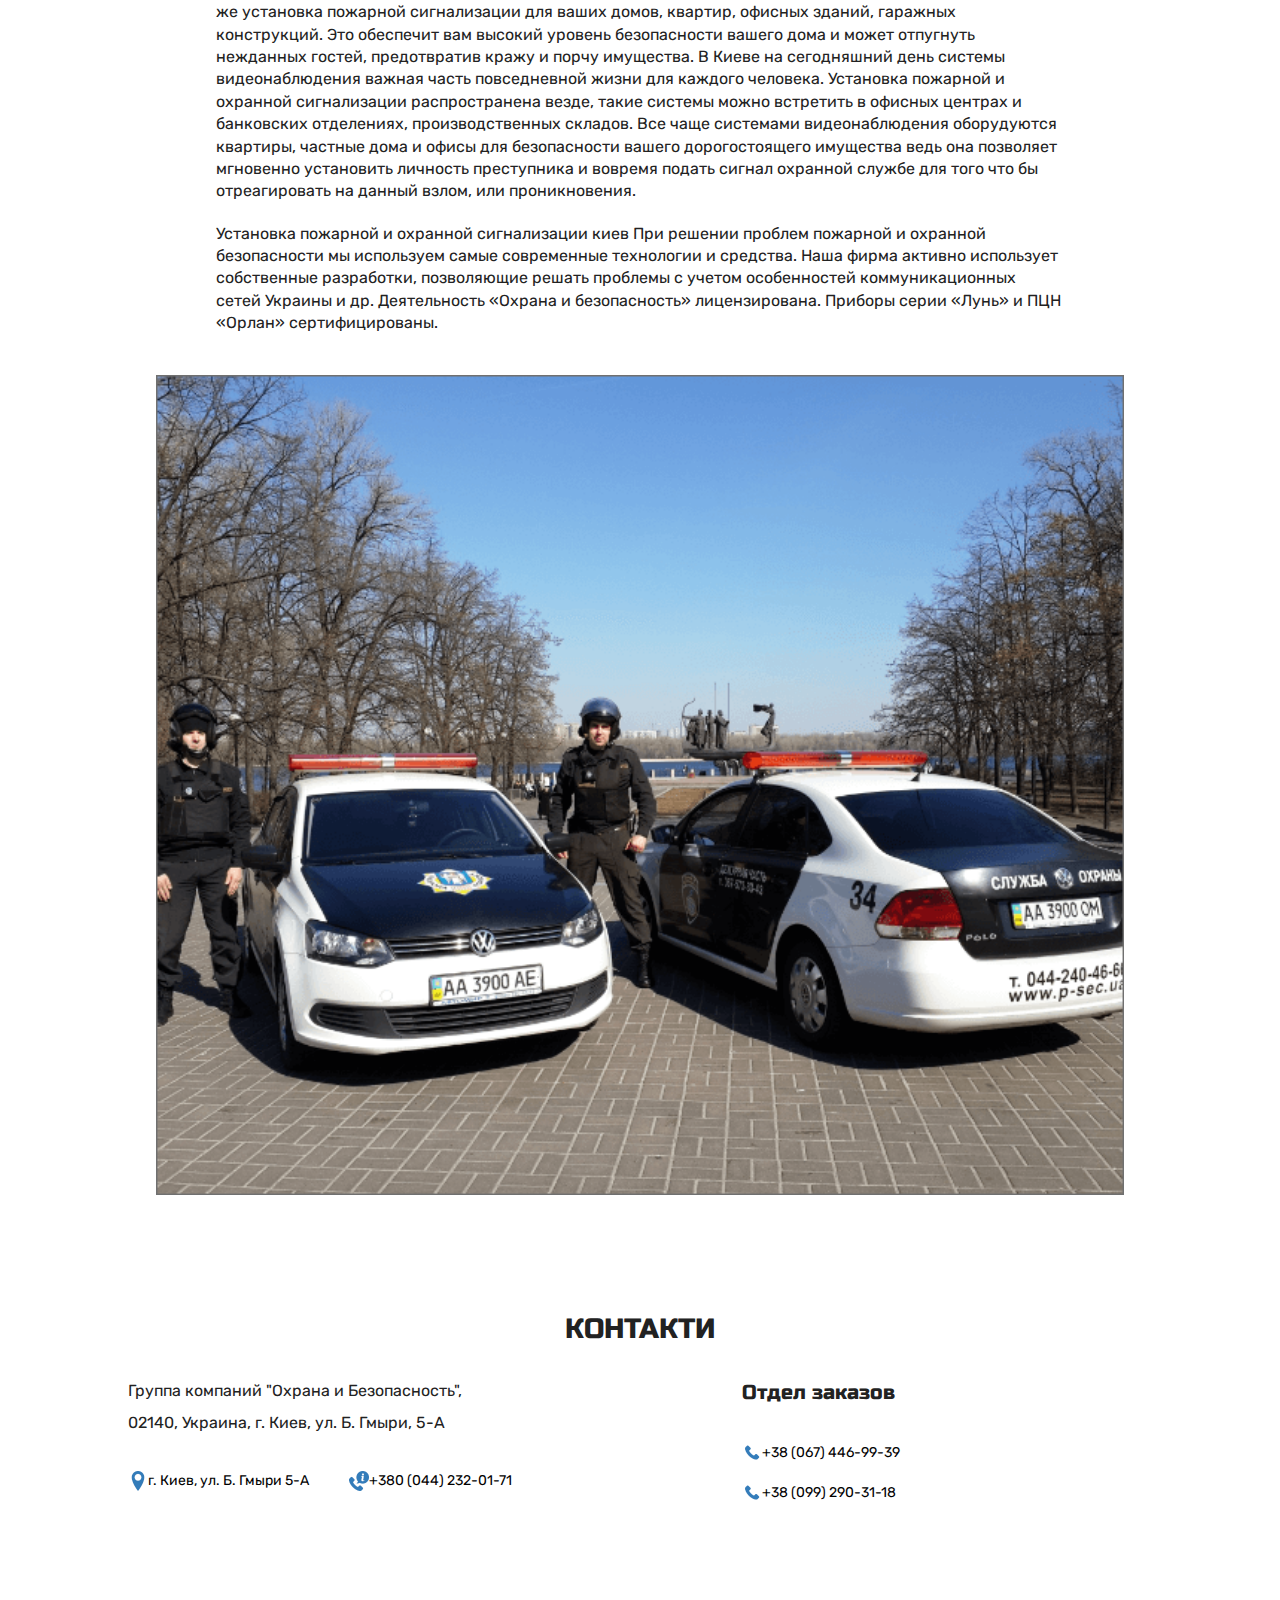
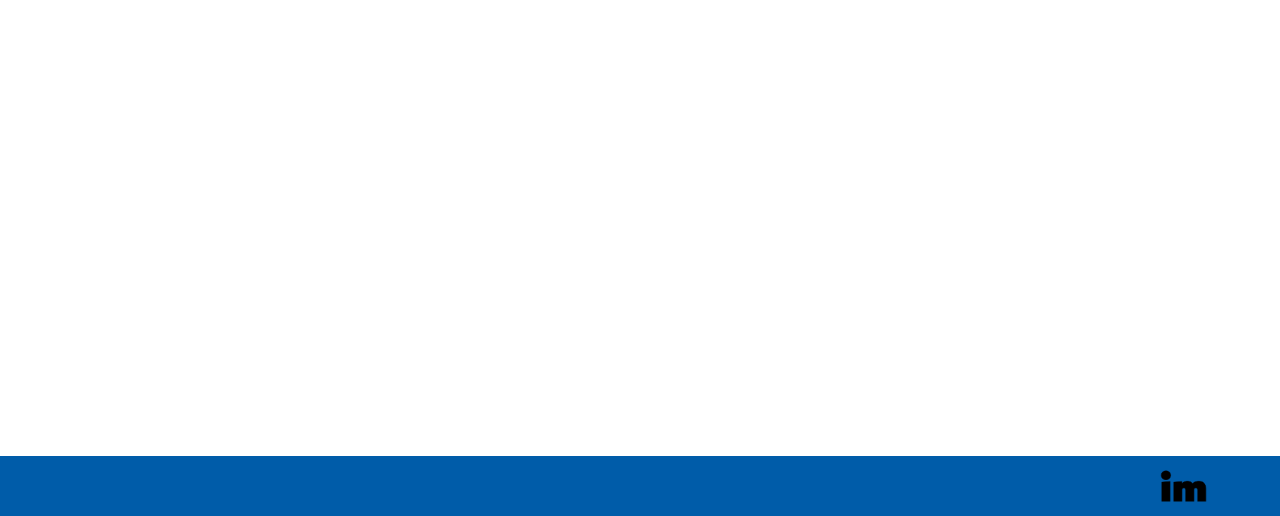
<file: ru-firesafety.html>
<!DOCTYPE html>
<html lang="en">
	<head>
		<meta charset="UTF-8">
		<meta name="viewport" content="width=device-width, initial-scale=1.0">
		<title>Пожарные системы установка охранной сигнализации Видеонаблюдение Киев</title>
		<meta name="description" content="Установка пожарной и охранной сигнализации в Киевской и Харьковской области. Пультовая охрана объектов установка видеонаблюдения Киев. Защитите самое ценное! Услуги охраны людей, авто и недвижимости, коттеджей, офиса, квартиры, гаража. Пультовая охрана с реагированием наших групп задержания.">
		<link href="https://fonts.googleapis.com/css?family=Rubik:300,300i,400,400i,500,500i,700,700i,900,900i&display=swap" rel="stylesheet">
		<link href="https://fonts.googleapis.com/css?family=Russo+One&display=swap" rel="stylesheet">
		<link href="img/favicon.ico" rel="shortcut icon" type="image/x-icon"/>
		<link rel="stylesheet" type="text/css" href="css/reset.css">
		<link rel="stylesheet" type="text/css" href="css/style.css">
		<link rel="stylesheet" type="text/css" href="css/media.css">
		<link rel="stylesheet" type="text/css" href="css/firesatefy.css">
		<script async src="https://pagead2.googlesyndication.com/pagead/js/adsbygoogle.js"></script>
<script>
  (adsbygoogle = window.adsbygoogle || []).push({
    google_ad_client: "ca-pub-4469797398622064",
    enable_page_level_ads: true
  });
</script>

<!-- Google Tag Manager -->
<script>(function(w,d,s,l,i){w[l]=w[l]||[];w[l].push({'gtm.start':
new Date().getTime(),event:'gtm.js'});var f=d.getElementsByTagName(s)[0],
j=d.createElement(s),dl=l!='dataLayer'?'&l='+l:'';j.async=true;j.src=
'https://www.googletagmanager.com/gtm.js?id='+i+dl;f.parentNode.insertBefore(j,f);
})(window,document,'script','dataLayer','GTM-MVFQ476');</script>
<!-- End Google Tag Manager -->


<!-- Global site tag (gtag.js) - Google Analytics -->
<script async src="https://www.googletagmanager.com/gtag/js?id=G-41DJH2V1EJ"></script>
<script>
  window.dataLayer = window.dataLayer || [];
  function gtag(){dataLayer.push(arguments);}
  gtag('js', new Date());

  gtag('config', 'G-41DJH2V1EJ');
  gtag('config', 'AW-735618393');
  gtag('config', 'AW-715577916');
</script>

<!-- Event snippet for Свонок с сайта КС conversion page
In your html page, add the snippet and call gtag_report_conversion when someone clicks on the chosen link or button. -->
<script>
function gtag_report_conversion(url) {
  var callback = function () {
    if (typeof(url) != 'undefined') {
      window.location = url;
    }
  };
  gtag('event', 'conversion', {
      'send_to': 'AW-735618393/8sElCKWNqasBENnK4t4C',
      'event_callback': callback
  });
  return false;
}
</script>

<!-- Event snippet for звонок с сайта МТС conversion page
In your html page, add the snippet and call gtag_report_conversion when someone clicks on the chosen link or button. -->
<script>
function gtag_report_conversion(url) {
  var callback = function () {
    if (typeof(url) != 'undefined') {
      window.location = url;
    }
  };
  gtag('event', 'conversion', {
      'send_to': 'AW-735618393/SSUVCMP0lawBENnK4t4C',
      'event_callback': callback
  });
  return false;
}
</script>

<!-- Event snippet for Звонок с сайта ГОРОД conversion page
In your html page, add the snippet and call gtag_report_conversion when someone clicks on the chosen link or button. -->
<script>
function gtag_report_conversion(url) {
  var callback = function () {
    if (typeof(url) != 'undefined') {
      window.location = url;
    }
  };
  gtag('event', 'conversion', {
      'send_to': 'AW-735618393/ClktCLTlw6wBENnK4t4C',
      'event_callback': callback
  });
  return false;
}
</script>


<!-- Event snippet for заказ с сайта 100% conversion page
In your html page, add the snippet and call gtag_report_conversion when someone clicks on the chosen link or button. -->
<script>
function gtag_report_conversion(url) {
  var callback = function () {
    if (typeof(url) != 'undefined') {
      window.location = url;
    }
  };
  gtag('event', 'conversion', {
      'send_to': 'AW-735618393/DcVKCOjkwKwBENnK4t4C',
      'event_callback': callback
  });
  return false;
}
</script>


<script>
  gtag('config', 'AW-735618393/8sElCKWNqasBENnK4t4C', {
    'phone_conversion_number': '+380674469939'
  });
</script>

<script>
  gtag('config', 'AW-735618393/SSUVCMP0lawBENnK4t4C', {
    'phone_conversion_number': '+380992903118'
  });
</script>

<script>
  gtag('config', 'AW-735618393/ClktCLTlw6wBENnK4t4C', {
    'phone_conversion_number': '+380442320171'
  });
</script>


	</head>
	<body id="ru-lend">
	    
	    <!-- Google Tag Manager (noscript) -->
<noscript><iframe src="https://www.googletagmanager.com/ns.html?id=GTM-MVFQ476"
height="0" width="0" style="display:none;visibility:hidden"></iframe></noscript>
<!-- End Google Tag Manager (noscript) -->

		<div class="headerMobill">
			<div class="headerMobillBlock container">
				<p class="headerMobill-addres">г.Киев ул. Б. Гмыри 5-А</p>
				<a onclick="return gtag_report_conversion('tel:+380674469939');" href="tel:+380674469939" class="headerMobill-telephone">+38 (067) 446-99-39</a>
			</div>
			
		</div>
		<header class="header container">
			<a href="ru-index.html" class="logo">
				<span class="logo-saite"></span>
				<p class="logo-text">ОХРАНА И БЕЗОПАСНОСТЬ</p>
			</a>
			<div class="menu-buttom">
				<div class="menu-buttom__img js-open-menu-button"></div>
			</div>
			<div class="header-contacts">
				<div class="header-contacts__marker">
					<span class="header-marker"></span>
					<p class="header-addres">г. Киев, ул. Б. Гмыри 5-А</p>
				</div>
				<div class="header-contacts__phone">
					<span class="header-phone"></span>
					<p class="header-mobill">+38 (067) 446-99-39</p>
				</div>
				<div class="header-contacts__phone">
					<span class="header-phone"></span>
					<p class="header-mobill">+38 (099) 290-31-18</p>
				</div>
				<div class="header-contacts__phone">
					<span class="header-phone__info"></span>
					<p class="header-mobill">+38 (044) 232-01-71</p>
				</div>
			</div>
		</header>
		<section class="main container">
			<div class="main-item">
					<p class="main-item__price">СПЕШИТЕ ​​!!! ОСТАЛОСЬ:
							<script src="//megatimer.ru/get/60514df8d35311b12cb98f4a83f7e367.js"></script>
					</p>
							<br><br>
					<p class="main-item__price">ДО ОКОНЧАНИЯ АКЦИИ !!!</p>
					<p class="main-item__price">Проектирование и подключение пожарных систем и сигнализаций в Киеве
					</p>
				<nav class="navigation">
					<div class="navigations-btn js-open-menu">
						<img src="img/services-menu.png">
						<p>MENU</p>
					</div>	
					<a href="ru-index.html#stock" class="navigation-item">Акции</a>
					<a href="ru-index.html#advantages" class="navigation-item">Преимущества</a>
					<a href="ru-index.html#trusting" class="navigation-item">Нам доверяют</a>
				</nav>
				<p class="main-item__price">
					Подключите систему уже сегодня<br>
					от 4500 грн за 100 кв м
				</p>
				<div>
					<div class="main-btn js-button-campaign">Заказать</div>
					<a href="ru-index.html#price" class="main-btn__component">Компоненты</a>
				</div>
			</div>
			<div class="main-navigation">
				<img src="img/firesafety/mian.png" class="main-img" alt="Охранные Системы" title="Охранные Системы">
			</div>
		</section>
		<section class="price container" id="price">
			<h3 class="price-text__text">СПЕЦИАЛЬНОЕ ПРЕДЛОЖЕНИЕ</h3>
			<div class="price-menu">
					<div class="price-menu-item js-slide-button activated" id="first">До 100 кв м</div>
					<div class="price-menu-item js-slide-button" id="second">От 100 до 200 кв м</div>
					<div class="price-menu-item js-slide-button" id="third">От 200 до 400 кв м</div>
					<div class="price-menu-item js-slide-button" id="quarters">От 400 и более  кв м</div>
				</div>
				<!-- первый слайд -->
				<div class="price-list first-slide js-change-campaign">
					<div class="price-list__deskription">
						<h2 class="price-list__title">Пожарная система<br> до 100 кв м"</h2>
						<div class="price-icon__list">
							<span class="price-list__icon"></span>
							<span class="price-list__icon"></span>
							<span class="price-list__icon"></span>
						</div>
						<div>
							<p class="price-list__text">До 100 кв м</p>
							<p class="price-list__price">4500 грн/мес</p>
							<p class="price-list__text">Что входит в комплект?</p>
						</div>
						<div class="price-list__img">
							<img src="img/firesafety/price-img1.png" class="price-img" title="Охранные Системы" alt="Охранные Системы">
						</div>
						<p class="price-list__list">Оборудование для централизованного управления.
							 На многих объектах присутствует главный ПК с присутствующим на нем ПО для руководства охранной системой 
							 (в некрупных вариантах обязанности центрального руководства берет на себя специальная панель);</p>
						<p class="price-list__list">Оборудование, используемое для сбора и обработки данных с сопутствующих датчиков;</p>
						<p class="price-list__list">Сенсорные аппараты – оповещатели пожарной тревоги.</p>
							<div class="price-btn js-button-campaign">Заказать</div>
					</div>
				</div>
	
				<!-- второй слайд -->
	
				<div class="price-list second-slide js-change-campaign" style="display: none">
					<div class="price-list__deskription">
						<h2 class="price-list__title">Пожарная система<br> от 100 кв м до 200 кв м"</h2>
						<div class="price-icon__list">
							<span class="price-list__icon"></span>
							<span class="price-list__icon"></span>
							<span class="price-list__icon"></span>
						</div>
						<div>
							<p class="price-list__text">от 100 кв м до 200 кв м"</p>
							<p class="price-list__price">4500 грн/мес</p>
							<p class="price-list__text">Что входит в комплект?</p>
						</div>
						<div class="price-list__img">
							<img src="img/firesafety/price-img1.png" class="price-img" title="Охранные Системы" alt="Охранные Системы">
						</div>
						<p class="price-list__list">Оборудование для централизованного управления.
							 На многих объектах присутствует главный ПК с присутствующим на нем ПО для руководства охранной системой 
							 (в некрупных вариантах обязанности центрального руководства берет на себя специальная панель);</p>
						<p class="price-list__list">Оборудование, используемое для сбора и обработки данных с сопутствующих датчиков;</p>
						<p class="price-list__list">Сенсорные аппараты – оповещатели пожарной тревоги.</p>
							<div class="price-btn js-button-campaign">Заказать</div>
					</div>
				</div>
	
				<!-- третий слайд -->
	
				<div class="price-list third-slide js-change-campaign" style="display: none">
					<div class="price-list__deskription">
						<h2 class="price-list__title">Пожарная система<br> от 200 кв м до 300 кв м"</h2>
						<div class="price-icon__list">
							<span class="price-list__icon"></span>
							<span class="price-list__icon"></span>
							<span class="price-list__icon"></span>
						</div>
						<div>
							<p class="price-list__text">от 200 кв м до 300 кв м"</p>
							<p class="price-list__price">4500 грн/мес</p>
							<p class="price-list__text">Что входит в комплект?</p>
						</div>
						<div class="price-list__img">
							<img src="img/firesafety/price-img1.png" class="price-img" title="Охранные Системы" alt="Охранные Системы">
						</div>
						<p class="price-list__list">Оборудование для централизованного управления.
							 На многих объектах присутствует главный ПК с присутствующим на нем ПО для руководства охранной системой 
							 (в некрупных вариантах обязанности центрального руководства берет на себя специальная панель);</p>
						<p class="price-list__list">Оборудование, используемое для сбора и обработки данных с сопутствующих датчиков;</p>
						<p class="price-list__list">Сенсорные аппараты – оповещатели пожарной тревоги.</p>
							<div class="price-btn js-button-campaign">Заказать</div>
					</div>
				</div>

					<!-- четвертий слайд -->
					
				<div class="price-list quarters-slide js-change-campaign" style="display: none">
					<div class="price-list__deskription">
						<h2 class="price-list__title">Пожарная система<br> От 400 и более  кв м"</h2>
						<div class="price-icon__list">
							<span class="price-list__icon"></span>
							<span class="price-list__icon"></span>
							<span class="price-list__icon"></span>
						</div>
						<div>
							<p class="price-list__text">От 400 и более  кв м"</p>
							<p class="price-list__price">4500 грн/мес</p>
							<p class="price-list__text">Что входит в комплект?</p>
						</div>
						<div class="price-list__img">
							<img src="img/firesafety/price-img1.png" class="price-img" title="Охранные Системы" alt="Охранные Системы">
						</div>
						<p class="price-list__list">Оборудование для централизованного управления.
							 На многих объектах присутствует главный ПК с присутствующим на нем ПО для руководства охранной системой 
							 (в некрупных вариантах обязанности центрального руководства берет на себя специальная панель);</p>
						<p class="price-list__list">Оборудование, используемое для сбора и обработки данных с сопутствующих датчиков;</p>
						<p class="price-list__list">Сенсорные аппараты – оповещатели пожарной тревоги.</p>
							<div class="price-btn js-button-campaign">Заказать</div>
					</div>
				</div>


			<div class="main-desing"></div>
			<div class="desing-bottom"></div>
		</section>


		<section class="reliability-wrapper">
			<div class="reliability-desing"></div>
			<div class="reliability-desing__one"></div>
			<div class="reliability-desing__three"></div>
			<div class="reliability container">
				<div class="reliability-desckription">
					<h2 class="reliability-title">НАША ПОЖАРНАЯ СИСТЕМА<span>НАДЕЖНА</span></h2>
					<div class="reliability-item">
						<span class="reliability-item__icon"></span>
						<p class="reliability-item__text">Время передачи тревоги пожарной<br>
								системы до 5 секунд</p>
					</div>
					<div class="reliability-item">
						<span class="reliability-item__icon reliability-two"></span>
						<p class="reliability-item__text">100% защита от ложных срабатываний</p>
					</div>
					<div class="reliability-item">
						<span class="reliability-item__icon reliability-three"></span>
						<p class="reliability-item__text">Круглосуточный мониторинг
								объектов</p>
					</div>
				</div>
				<iframe class="reliability-video"  src="https://www.youtube.com/embed/7q0Xr9ZRt8Q" frameborder="0" allow="accelerometer; autoplay; encrypted-media; gyroscope; picture-in-picture" allowfullscreen></iframe>
			</div>
		</section>
		<section class="free container" id="stock">
			<div class="free-img-firesatefy"></div>
			<div class="free-content">
				<h2 class="free-content__title">Защитите свой дом или офис<br>
						закажите установку пожарной<br>
						системы сейчас!</h2>
				<div class="free-list">
					<p class="free-list__item">Оборудование для централизованного управления. 
						На многих объектах присутствует главный 
						ПК с присутствующим на нем ПО для руководства охранной системой 
						(в некрупных вариантах обязанности центрального руководства берет на себя специальная панель);
						</p>
					<p class="free-list__item">Оборудование, используемое для сбора и обработки данных с сопутствующих датчиков;</p>
					<p class="free-list__item">Сенсорные аппараты – оповещатели пожарной тревоги.</p>
				</div>
				<div class="free-content__btn js-button-campaign">Заказать</div>
			</div>
			<div class="free-desing__one"></div>
			<div class="free-desing__two"></div>
		</section>
		<section class="servises container" id="servises">
			<div class="servises-item">
				<h2 class="servises-item__title">РАСШИРЕННЫЕ УСЛУГИ</h2>
				<div class="servises-list">
					<div class="servises-list__item">
						<span class="servises-list__icon one"></span>
						<p class="servises-list__text">Пультовая охрана с реагированием наших групп задержания</p>
					</div>
					<div class="servises-list__item">
						<span class="servises-list__icon two"></span>
						<p class="servises-list__text">Монтаж охранной сигнализации любой сложности</p>
					</div>
					<div class="servises-list__item">
						<span class="servises-list__icon three"></span>
						<p class="servises-list__text">Пультовая охрана с реагированием наших групп задержания</p>
					</div>
					<div class="servises-list__item">
						<span class="servises-list__icon four"></span>
						<p class="servises-list__text">Установка GPS-трекеров на любой автомобиль</p>
					</div>
					<div class="servises-list__item">
						<span class="servises-list__icon five"></span>
						<p class="servises-list__text">Услуги физической охраны людей, авто и недвижимости</p>
					</div>
					<div class="servises-list__item">
						<span class="servises-list__icon six"></span>
						<p class="servises-list__text">Обслуживание охранных и пожарных систем</p>
					</div>
					<div class="servises-list__item">
						<span class="servises-list__icon seven"></span>
						<p class="servises-list__text">Мобильная тревожная кнопка в автомобиль и с услугой реагирования</p>
					</div>
					<div class="servises-list__item">
						<span class="servises-list__icon eight"></span>
						<p class="servises-list__text">GSM-сигнализация с оповещением на мобильный телефон</p>
					</div>
					<div class="servises-list__item">
						<span class="servises-list__icon naight"></span>
						<p class="servises-list__text">Проектирование пожарной автоматики и согласование в МЧС</p>
					</div>
				</div>
			</div>
			<img src="img/services/services.png" class="servises-item__img" alt="Охранные Системы" title="Охранные Системы">
		</section>
		<section class="advantages container" id="advantages">
			<h2 class="advantages-title">НАШИ ПРИЕМУЩЕСТВА</h2>
			<div class="advantages-item">
				<div class="advantages-item__one">
					<h3 class="advantages-item__title">2 области</h3>
					<p class="advantages-item__text">Защищаем в Киевской<br> и Харьковской области</p>
				</div>
				<div class="advantages-item__two">
					<h3 class="advantages-item__title">20 лет</h3>
					<p class="advantages-item__text">Защищаем самое дорогое</p>
				</div>
				<div class="advantages-item__three">
					<h3 class="advantages-item__title advantages-item__mobill title-mobil">100% надежность</h3>
					<p class="advantages-item__text advantages-item__mobill">Сами обслуживаем<br>и производим оборудование</p>
				</div>
				<div class="advantages-item__four">
					<h3 class="advantages-item__title advantages-item__mobill title-mobil">40 минут</h3>
					<p class="advantages-item__text advantages-item__mobill">Время приезда инженера</p>
				</div>
				<div class="advantages-item__five">
					<h3 class="advantages-item__number">42636</h3>
					<p class="advantages-item__text advantages-item__mobill">охраняемых объектов</p>
				</div>
				<div class="advantages-item__sixe">
					<h3 class="advantages-item__title">5 минут</h3>
					<p class="advantages-item__text">среднее время реакции</p>
				</div>
			</div>
		</section>
		<section class="trusting container" id="trusting">
			<h2 class="trusting-title">НАМ ДОВЕРИЛИ СВОЮ ЗАЩИТУ</h2>
			<div class="trusting-list">
				<img src="img/trusting/1.png" class="trusting-icon" alt="Охранные Системы" title="Охранные Системы">
				<img src="img/trusting/2.png" class="trusting-icon" alt="Охранные Системы" title="Охранные Системы">
				<img src="img/trusting/3.png" class="trusting-icon" alt="Охранные Системы" title="Охранные Системы">
				<img src="img/trusting/4.png" class="trusting-icon" alt="Охранные Системы" title="Охранные Системы">
				<img src="img/trusting/5.png" class="trusting-icon" alt="Охранные Системы" title="Охранные Системы">
				<img src="img/trusting/6.png" class="trusting-icon" alt="Охранные Системы" title="Охранные Системы">
				<img src="img/trusting/7.png" class="trusting-icon" alt="Охранные Системы" title="Охранные Системы">
				<img src="img/trusting/8.png" class="trusting-icon" alt="Охранные Системы" title="Охранные Системы">
				<img src="img/trusting/9.png" class="trusting-icon" alt="Охранные Системы" title="Охранные Системы">
				<img src="img/trusting/10.png" class="trusting-icon" alt="Охранные Системы" title="Охранные Системы">
			</div>
		</section>
		<section class="firesatefy container" id="about-us">
			<h2 class="firesafety-title">О нас</h2>
			<div class="about-us-firesatefy">
				<img src="img/about-us/about-us.png" class="about-us-firesatefy__img" alt="Установка пожарной и охранной сигнализации киев" title="Охранные Системы">
				<div class="about-us-firesatefy__block">
					<p class="about-us-text">Система видеонаблюдения в Киеве, одно из распространённых систем безопасности Вашего бизнеса, офиса, домов и квартир.
						В нашей команде есть опытные специалисты которые установят и настроят любой тип охранной системы по Киевской области и не только. Чтобы полностью защитить квартиру, коттедж, офис или загородную дачу от злоумышленников, стоит вовремя установить всевозможные системы для вашей безопасности, сервис охранной службы предоставляет не только системы видеонаблюдения, а так же установка пожарной сигнализации для ваших домов, квартир, офисных зданий, гаражных конструкций. Это обеспечит вам высокий уровень безопасности вашего дома и может отпугнуть нежданных гостей, предотвратив кражу и порчу имущества. В Киеве на сегодняшний день системы видеонаблюдения важная часть повседневной жизни для каждого человека. Установка пожарной и охранной сигнализации распространена везде, такие системы можно встретить в офисных центрах и банковских отделениях, производственных складов. Все чаще системами видеонаблюдения оборудуются квартиры, частные дома и офисы для безопасности вашего дорогостоящего имущества ведь она позволяет мгновенно установить личность преступника и вовремя подать сигнал охранной службе для того что бы отреагировать на данный взлом, или проникновения.
						</p>
					<p class="about-us-text">Установка пожарной и охранной сигнализации киев
						При решении проблем пожарной и охранной безопасности мы используем самые современные технологии и средства. Наша фирма активно использует собственные разработки, позволяющие решать проблемы с учетом особенностей коммуникационных сетей Украины и др. Деятельность «Охрана и безопасность» лицензирована. Приборы серии «Лунь» и ПЦН «Орлан» сертифицированы.</p>
				</div>
			</div>
		</section>
		<section class="contacts container" id="contacts">
			<h2 class="contacts-title">КОНТАКТИ</h2>
			<div class="contacts-list">
				<div class="contacts-item">
					<p class="contacts-item__text">Группа компаний "Охрана и Безопасность",<br>
				    	<br> 02140, Украина, г. Киев, ул. Б. Гмыри, 5-А
					 </p>
					<div class="contacts-bottom">
						<div class="header-contacts__marker">
							<span class="header-marker"></span>
							<p class="header-addres">г. Киев, ул. Б. Гмыри 5-А</p>
						</div>
						<div class="header-contacts__phone">
							<span class="header-phone__info"></span>
							<p class="header-mobill">+380 (044) 232-01-71</p>
						</div>
					</div>
				</div>
				<div class="contacts-item__number">
					<h3 class="contacts-item__title">Отдел заказов</h3>
					<div class="header-contacts__phone contacts-bottom__number">
						<span class="header-phone"></span>
						<p class="header-mobill">+38 (067) 446-99-39</p>
					</div>
					<div class="header-contacts__phone contacts-bottom__number">
						<span class="header-phone"></span>
						<p class="header-mobill">+38 (099) 290-31-18</p>
					</div>
				</div>
				
			</div>
		</section>
		<section class="contactsMobill container" id="contacts-mob">
			<h2 class="contactsMobill-title">КОНТАКТИ</h2>
			<h3 class="contactsMobill-text">Отдел заказов</h3>
			<div class="header-contacts__phone">
				<span class="header-phone contactsMobillIcon"></span>
				<a onclick="return gtag_report_conversion('tel:+380674469939');" href="tel:+380674469939" class="header-mobill contactsMobillTelephone">+38 (067) 446-99-39</a>
			</div>
			<div class="header-contacts__phone">
				<span class="header-phone contactsMobillIcon"></span>
				<a onclick="return gtag_report_conversion('tel:+380992903118');" href="tel:+380992903118" class="header-mobill contactsMobillTelephone">+38 (099) 290-31-18</a>
			</div>
			<div class="header-contacts__phone">
				<span class="header-phone__info contactsMobillIcon"></span>
				<a onclick="return gtag_report_conversion('tel:+380442320171');" href="tel:+380442320171" class="header-mobill contactsMobillTelephone">+38 (044) 232-01-71</a>
			</div>
			<div class="header-contacts__marker">
				<span class="header-marker contactsMobillIcon"></span>
				<p class="header-addres contactsMobillTelephone">г. Киев, ул. Б. Гмыри 5-А</p>
			</div>
		</section>
		<iframe id="maps" src="https://www.google.com/maps/embed?pb=!1m18!1m12!1m3!1d8555.351828409204!2d30.623290292621167!3d50.394121379226114!2m3!1f0!2f0!3f0!3m2!1i1024!2i768!4f13.1!3m3!1m2!1s0x40d4c44b5692e7ff%3A0x99002e6e4df47ef8!2z0LLRg9C70LjRhtGPINCR0L7RgNC40YHQsCDQk9C80LjRgNGWLCA10JAsINCa0LjRl9CyLCAwMjAwMA!5e0!3m2!1suk!2sua!4v1569332622962!5m2!1suk!2sua" width="600" height="450" frameborder="0" style="border:0;" allowfullscreen=""></iframe>
		<footer class="footer">
			<div class="footer-item container">
				<span class="footer-icon"></span>
			</div>
		</footer>
		<a href="tel:+380674469939" class="mobilCall">
			<img src="img/call-back.png" class="mobillCall-img" alt="Охранные Системы" title="Охранные Системы">
		</a>
		<div class="overlay js-overlay-campaign">
			<div class="popup js-popup-campaign">
				<div class="popup-content">
					<div class="popup-deskriptions">
						<h2 class="popup-title">Закажите сертифицированную пожарную систему сейчас <span><br>и получите скидку 10%!</span></h2>
						<div class="popup-list">
							<p class="free-list__item">Оборудование для централизованного управления. На многих объектах присутствует главный ПК с присутствующим на нем ПО для руководства охранной системой (в некрупных вариантах обязанности центрального руководства берет на себя специальная панель);</p>
							<p class="free-list__item">Оборудование, используемое для сбора и обработки данных с сопутствующих датчиков;</p>
							<p class="free-list__item">Сенсорные аппараты – оповещатели пожарной тревоги.</p>
						</div>
						<form class="popup-form">
							<input type="text" placeholder="Имя" class="input popup-form__name">
							<input type="tel" placeholder="Телефон" class="input popup-form__tel">
						</form>
						<button onclick="return gtag_report_conversion()" class="popup-btn" type="submit">Заказать</button>
						<div class="popup-desing__one"></div>
						<div class="popup-desing__two"></div>
					</div>
					<div class="popup-img">
						<img src="img/firesafety/modal-img.png" class="popup-img__item" alt="Охранные Системы" title="Охранные Системы">
						<img src="img/firesafety/modal-img.png" class="popup-img__item popup-mobil__img" alt="Охранные Системы" title="Охранные Системы">
					</div>
				</div>
			</div>
			<div class="close-popup js-close-campaign"></div>
		</div>
		<div class="menu-overlay js-menu">
			<div class="menu">
				<div class="menu-logo">
						<span class="logo-saite"></span>
						<p class="logo-text menu-logo-text">ОХРАНА И БЕЗОПАСНОСТЬ</p>
				</div>
				<button class="close"></button>
				<div class="menu-desing"></div>
					<div class="menu-item">
							<a href="ru-index.html" class="menu-item__link"> Главная</a>
							<a href="ru-index.html#stock" class="menu-item__link"> Акции</a>
							<a href="ru-index.html#servises" class="menu-item__link"> Услуги</a>
							<a href="ru-index.html#advantages" class="menu-item__link"> Преимущество</a>
							<a href="ru-index.html#trusting" class="menu-item__link"> Нам доверяют</a>
							<a href="ru-index.html#about-us" class="menu-item__link"> О нас</a>
							<a href="ru-index.html#contacts-mob" class="menu-item__link"> Контакты</a>
							<a href="ru-firesafety.html" class="menu-item__link">Пожарные системы</a>
					</div>
					<div class="menu-item">
							
					</div>
					<div class="menu-item">
							<p class="menu-item__contact">+38 (067) 446-99-39</a>
							<p class="menu-item__contact">+380 (099) 290-31-18</a>
							<p class="menu-item__contact">+380 (044) 232-01-71</a>
							<p class="menu-item__contact">ул. Б. Гмыри 9 в Киеве</a>
					</div>
			</div>
		</div>
		<script src="js/main.js"></script>
		<script src="https://cdnjs.cloudflare.com/ajax/libs/jquery/3.2.1/jquery.min.js"></script>
		<script src="js/modal-ru.js"></script>
		<script src="https://smtpjs.com/v3/smtp.js"></script>
	</body>
</html>
</file>
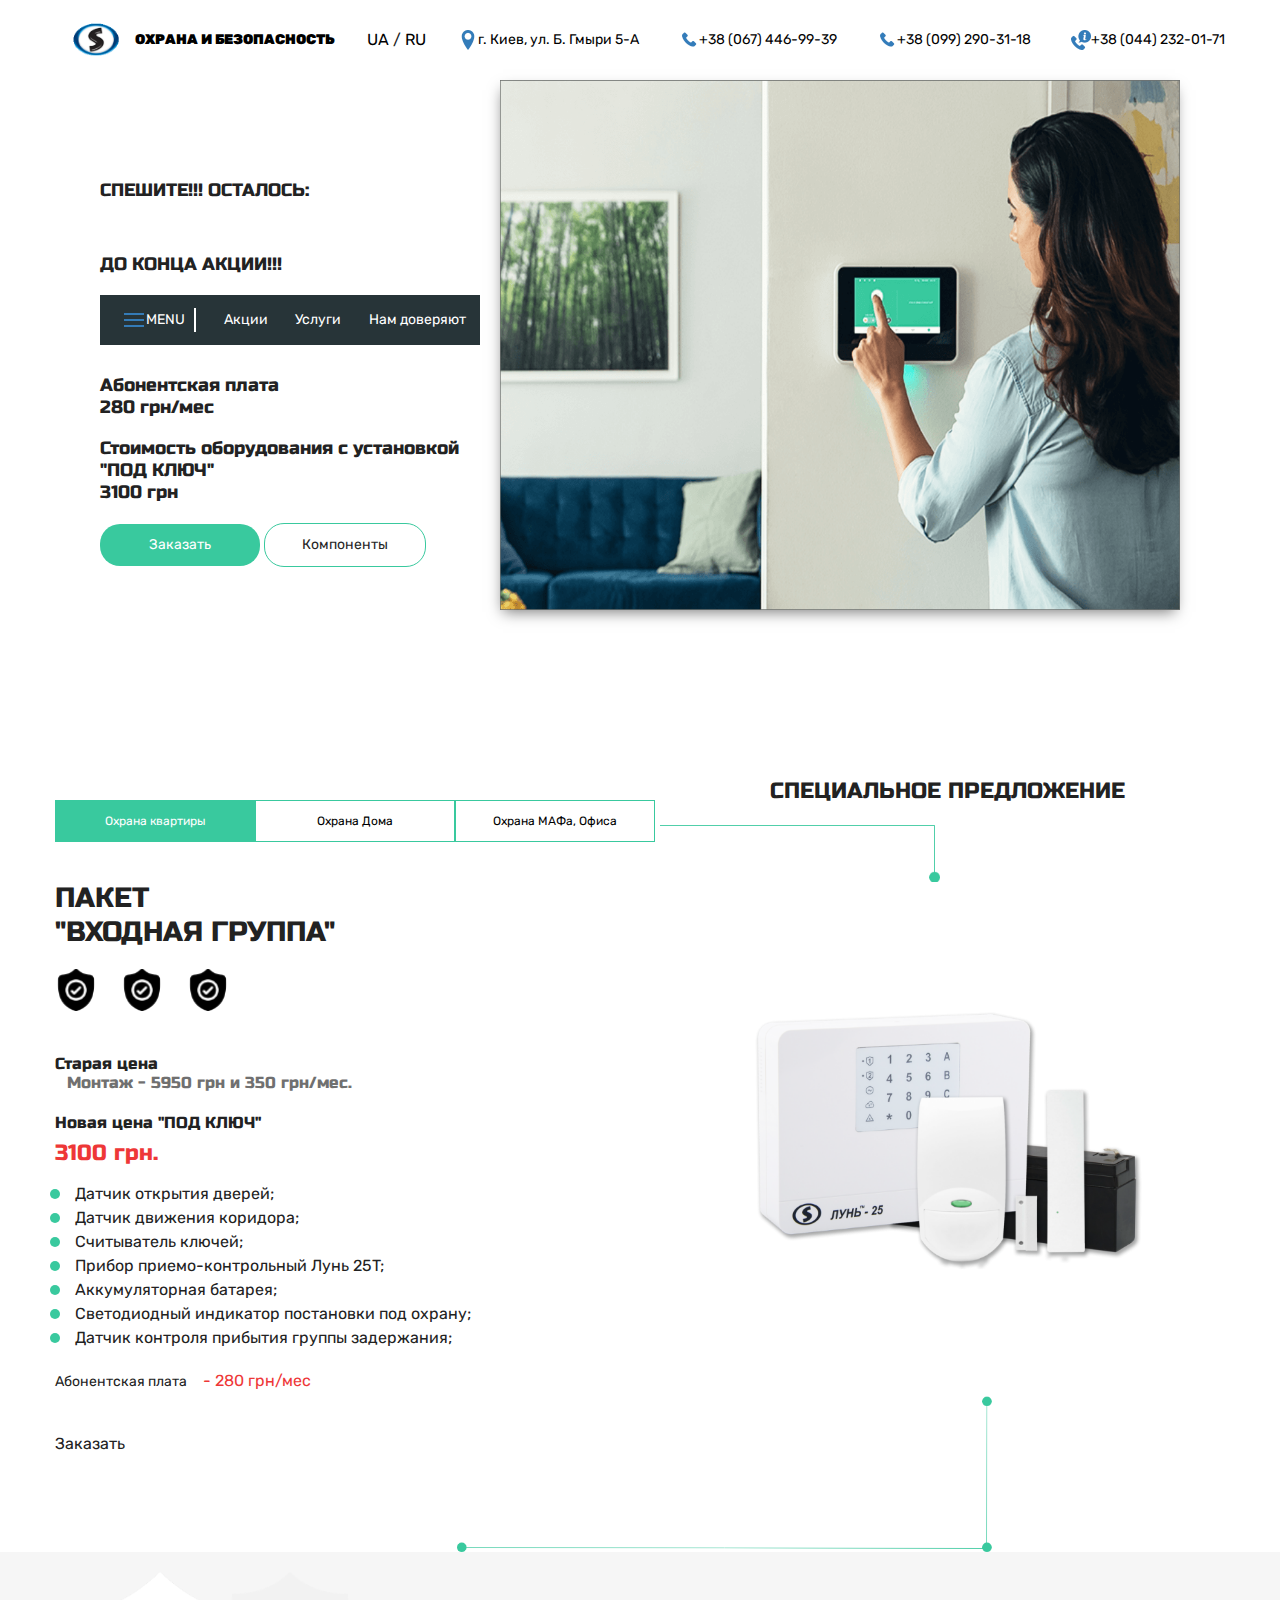
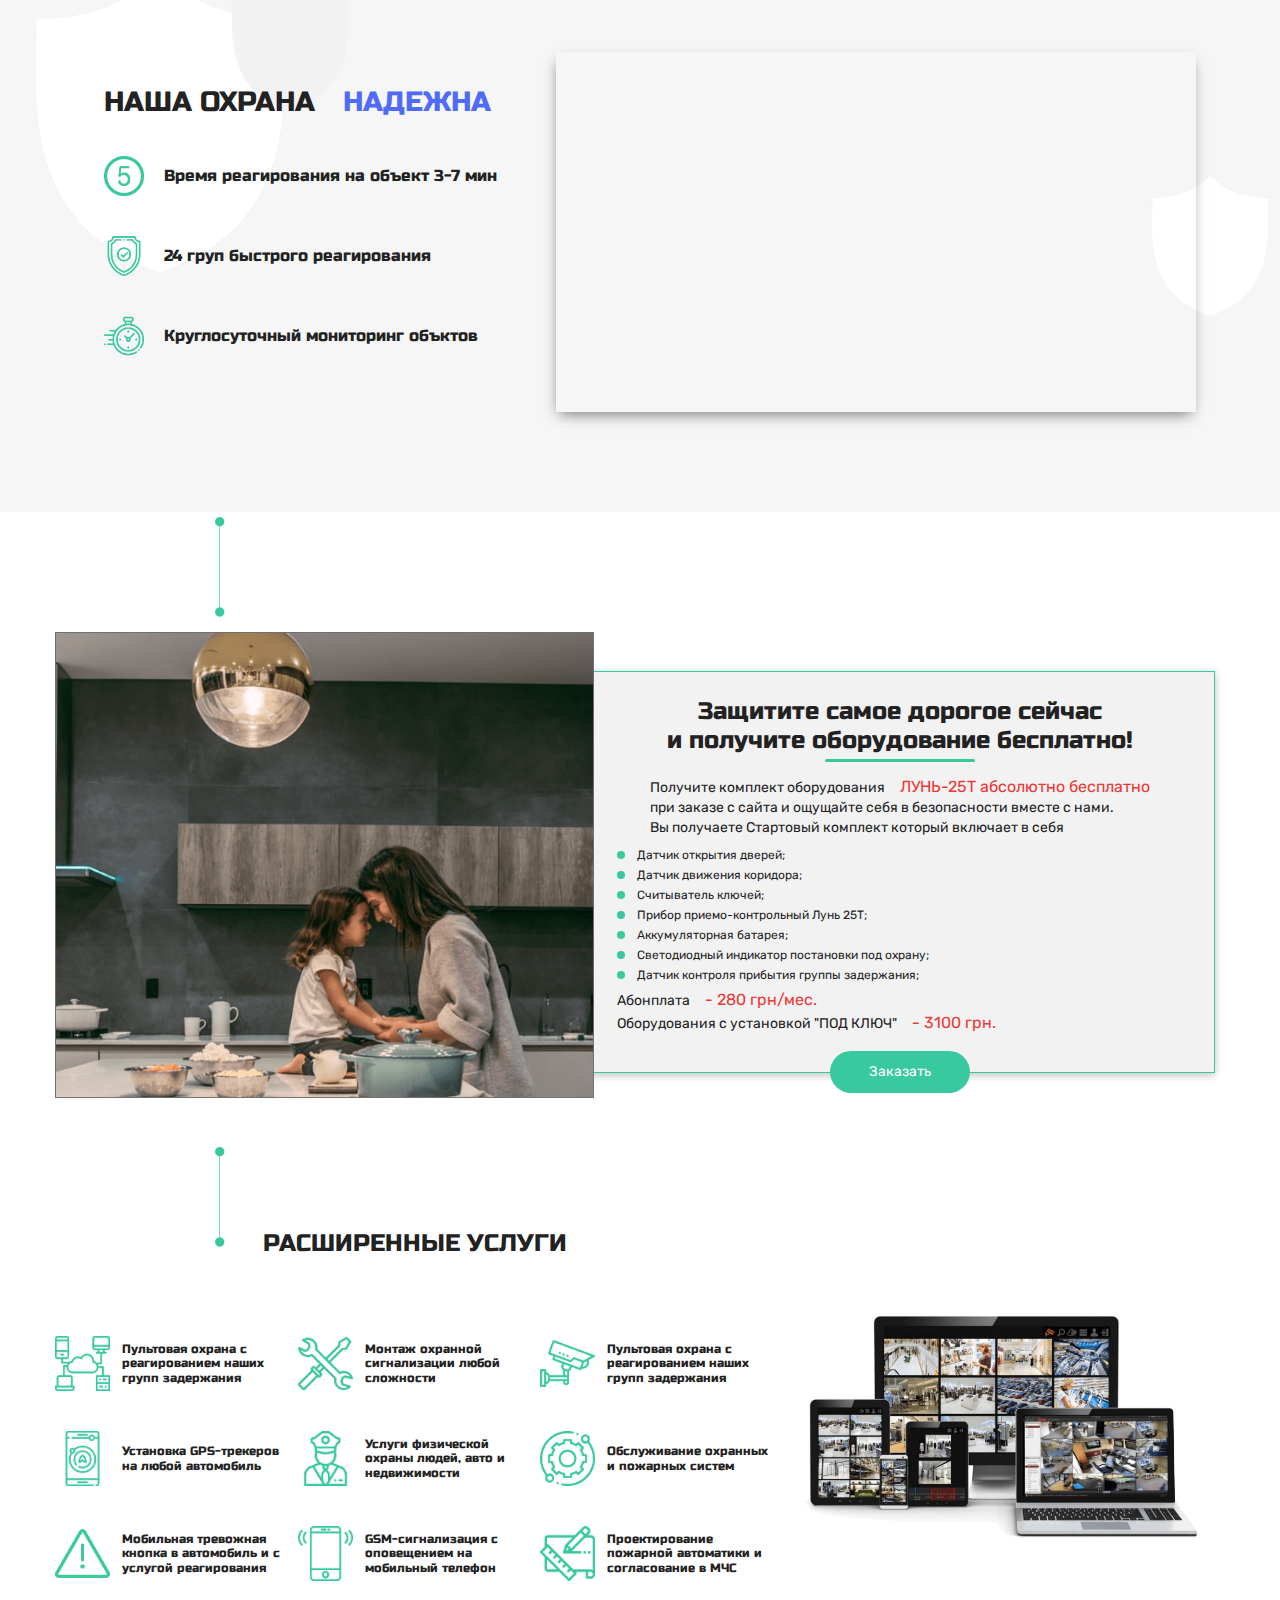
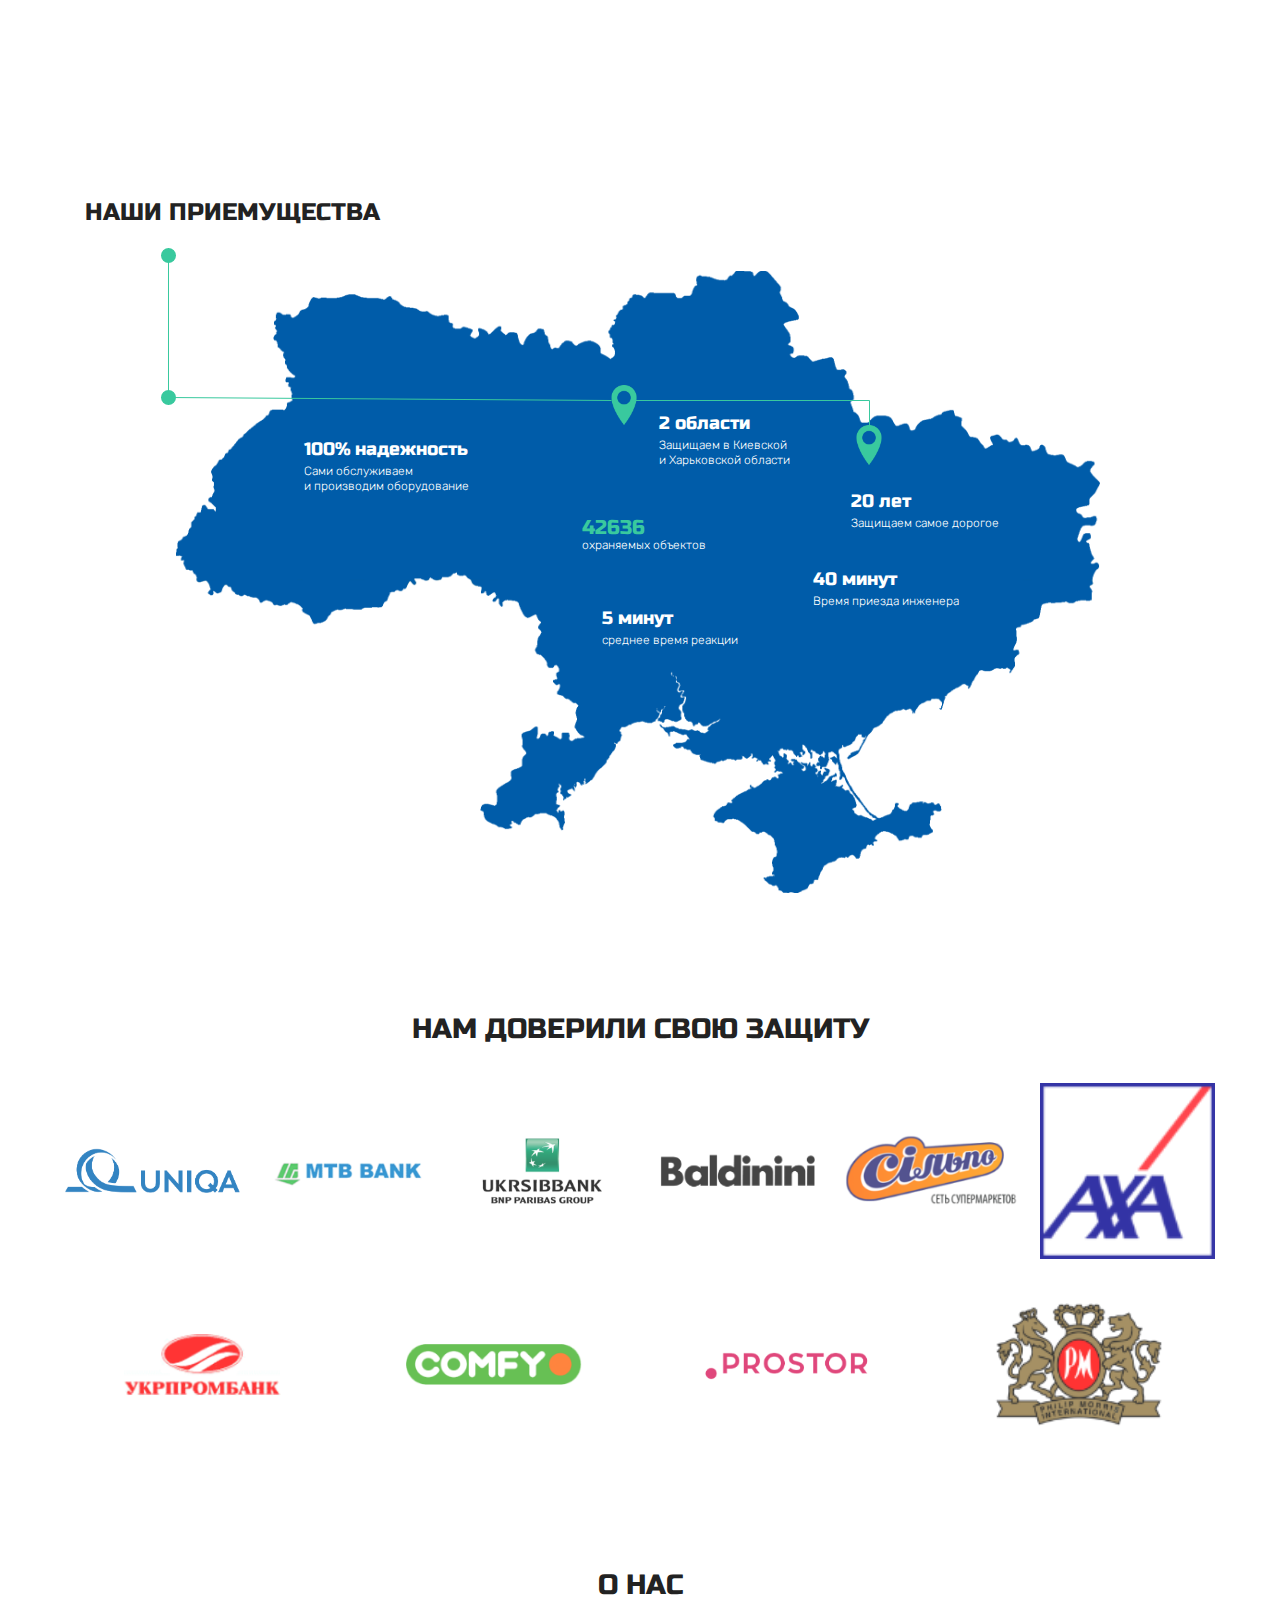
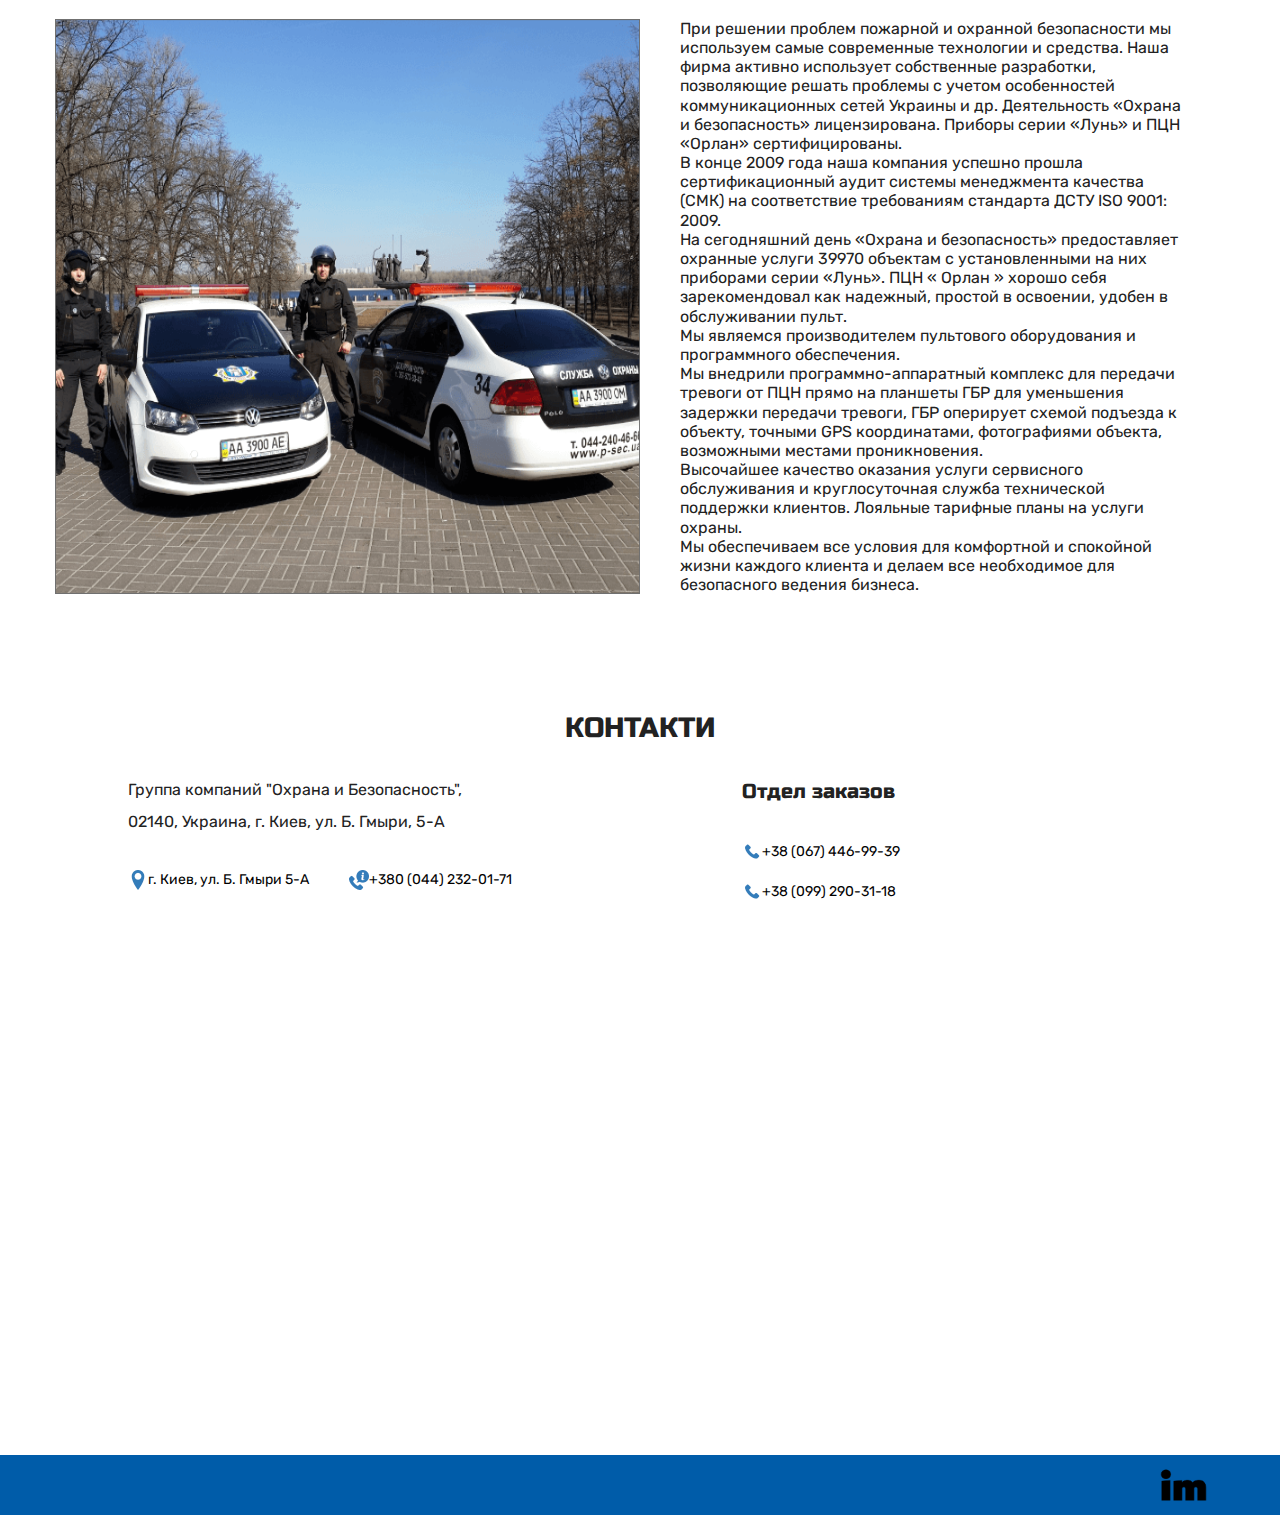
<file: ru-index.html>
<!DOCTYPE html>
<html lang="en">
	<head>
		<meta charset="UTF-8">
		<meta name="viewport" content="width=device-width, initial-scale=1.0">
		<title>Охранные Системы | Сигнализация для дома | Видеонаблюдение</title>
		<meta name="description" content="Весь комплекс охранных услуг в Киевской и Харьковской области. Защитите самое ценное! Физическая охрана людей, авто и недвижимости. Пультовая охрана с реагированием наших групп задержания.">
		<link href="https://fonts.googleapis.com/css?family=Rubik:300,300i,400,400i,500,500i,700,700i,900,900i&display=swap" rel="stylesheet">
		<link href="https://fonts.googleapis.com/css?family=Russo+One&display=swap" rel="stylesheet">
		<link href="img/favicon.ico" rel="shortcut icon" type="image/x-icon"/>
		<link rel="stylesheet" type="text/css" href="css/reset.css">
		<link rel="stylesheet" type="text/css" href="css/style.css">
		<link rel="stylesheet" type="text/css" href="css/media.css">
		<script async src="https://pagead2.googlesyndication.com/pagead/js/adsbygoogle.js"></script>
<script>
  (adsbygoogle = window.adsbygoogle || []).push({
    google_ad_client: "ca-pub-4469797398622064",
    enable_page_level_ads: true
  });
</script>

<!-- Google Tag Manager -->
<script>(function(w,d,s,l,i){w[l]=w[l]||[];w[l].push({'gtm.start':
new Date().getTime(),event:'gtm.js'});var f=d.getElementsByTagName(s)[0],
j=d.createElement(s),dl=l!='dataLayer'?'&l='+l:'';j.async=true;j.src=
'https://www.googletagmanager.com/gtm.js?id='+i+dl;f.parentNode.insertBefore(j,f);
})(window,document,'script','dataLayer','GTM-MVFQ476');</script>
<!-- End Google Tag Manager -->


<!-- Global site tag (gtag.js) - Google Analytics -->
<script async src="https://www.googletagmanager.com/gtag/js?id=G-41DJH2V1EJ"></script>
<script>
  window.dataLayer = window.dataLayer || [];
  function gtag(){dataLayer.push(arguments);}
  gtag('js', new Date());

  gtag('config', 'G-41DJH2V1EJ');
  gtag('config', 'AW-735618393');
  gtag('config', 'AW-715577916');
</script>

<!-- Event snippet for Свонок с сайта КС conversion page
In your html page, add the snippet and call gtag_report_conversion when someone clicks on the chosen link or button. -->
<script>
function gtag_report_conversion(url) {
  var callback = function () {
    if (typeof(url) != 'undefined') {
      window.location = url;
    }
  };
  gtag('event', 'conversion', {
      'send_to': 'AW-735618393/8sElCKWNqasBENnK4t4C',
      'event_callback': callback
  });
  return false;
}
</script>

<!-- Event snippet for звонок с сайта МТС conversion page
In your html page, add the snippet and call gtag_report_conversion when someone clicks on the chosen link or button. -->
<script>
function gtag_report_conversion(url) {
  var callback = function () {
    if (typeof(url) != 'undefined') {
      window.location = url;
    }
  };
  gtag('event', 'conversion', {
      'send_to': 'AW-735618393/SSUVCMP0lawBENnK4t4C',
      'event_callback': callback
  });
  return false;
}
</script>

<!-- Event snippet for Звонок с сайта ГОРОД conversion page
In your html page, add the snippet and call gtag_report_conversion when someone clicks on the chosen link or button. -->
<script>
function gtag_report_conversion(url) {
  var callback = function () {
    if (typeof(url) != 'undefined') {
      window.location = url;
    }
  };
  gtag('event', 'conversion', {
      'send_to': 'AW-735618393/ClktCLTlw6wBENnK4t4C',
      'event_callback': callback
  });
  return false;
}
</script>


<!-- Event snippet for заказ с сайта 100% conversion page
In your html page, add the snippet and call gtag_report_conversion when someone clicks on the chosen link or button. -->
<script>
function gtag_report_conversion(url) {
  var callback = function () {
    if (typeof(url) != 'undefined') {
      window.location = url;
    }
  };
  gtag('event', 'conversion', {
      'send_to': 'AW-735618393/DcVKCOjkwKwBENnK4t4C',
      'event_callback': callback
  });
  return false;
}
</script>


<script>
  gtag('config', 'AW-735618393/8sElCKWNqasBENnK4t4C', {
    'phone_conversion_number': '+380674469939'
  });
</script>

<script>
  gtag('config', 'AW-735618393/SSUVCMP0lawBENnK4t4C', {
    'phone_conversion_number': '+380992903118'
  });
</script>

<script>
  gtag('config', 'AW-735618393/ClktCLTlw6wBENnK4t4C', {
    'phone_conversion_number': '+380442320171'
  });
</script>


	</head>
	<body id="ru-lend">
	    
	    <!-- Google Tag Manager (noscript) -->
<noscript><iframe src="https://www.googletagmanager.com/ns.html?id=GTM-MVFQ476"
height="0" width="0" style="display:none;visibility:hidden"></iframe></noscript>
<!-- End Google Tag Manager (noscript) -->

		<div class="headerMobill">
			<div class="headerMobillBlock container">
				<p class="headerMobill-addres">г.Киев ул. Б. Гмыри 5-А</p>
				<a onclick="return gtag_report_conversion('tel:+380674469939');" href="tel:+380674469939" class="headerMobill-telephone">+38 (067) 446-99-39</a>
			</div>
			
		</div>
		<header class="header container">
			<a href="ru-index.html" class="logo">
				<span class="logo-saite"></span>
				<p class="logo-text">ОХРАНА И БЕЗОПАСНОСТЬ</p>
			</a>
			<div class="leng">
				<a href="index.html#ua-lend" class="leng-item">UA</a>
				<span>/</span>
				<a href="#" class="leng-item">RU</a>
			</div>
			<div class="menu-buttom">
				<div class="menu-buttom__img js-open-menu-button"></div>
			</div>
			<div class="header-contacts">
				<div class="header-contacts__marker">
					<span class="header-marker"></span>
					<p class="header-addres">г. Киев, ул. Б. Гмыри 5-А</p>
				</div>
				<div class="header-contacts__phone">
					<span class="header-phone"></span>
					<p class="header-mobill">+38 (067) 446-99-39</p>
				</div>
				<div class="header-contacts__phone">
					<span class="header-phone"></span>
					<p class="header-mobill">+38 (099) 290-31-18</p>
				</div>
				<div class="header-contacts__phone">
					<span class="header-phone__info"></span>
					<p class="header-mobill">+38 (044) 232-01-71</p>
				</div>
			</div>
		</header>
		<section class="main container">
			<div class="main-item">
			  <p class="main-item__price">СПЕШИТЕ!!! ОСТАЛОСЬ:
			    <script src="//megatimer.ru/get/60514df8d35311b12cb98f4a83f7e367.js"></script>
			  </p>
			  <br><br>
				<p class="main-item__price">ДО КОНЦА АКЦИИ!!!</p>
				<nav class="navigation">
					<div class="navigations-btn js-open-menu">
							<img src="img/services-menu.png">
							<p>MENU</p>
					</div>	
					<a href="ru-index.html#stock" class="navigation-item">Акции</a>
					<a href="ru-index.html#servises" class="navigation-item">Услуги</a>
					<a href="ru-index.html#trusting" class="navigation-item">Нам доверяют</a>
				</nav>
				<p class="main-item__price">Абонентская плата  <br> 280 грн/мес</p>
				<p class="main-item__price">Стоимость оборудования с установкой  "ПОД КЛЮЧ" <br> 3100 грн</p>
				<div>
					<div class="main-btn js-button-campaign">Заказать</div>
					<a href="ru-index.html#price" class="main-btn__component">Компоненты</a>
				</div>
			</div>
			<div class="main-navigation">
				<img src="img/main/main.png" class="main-img" alt="Охранные Системы" title="Охранные Системы">
			</div>
		</section>
		<section class="price container" id="price">
			<h3 class="price-text__text">СПЕЦИАЛЬНОЕ ПРЕДЛОЖЕНИЕ</h3>
			<div class="price-menu">
				<div class="price-menu-item js-slide-button activated" id="first">Охрана квартиры</div>
				<div class="price-menu-item js-slide-button" id="second">Охрана Дома</div>
				<div class="price-menu-item js-slide-button" id="third">Охрана МАФа, Офиса</div>
			</div>


			<!-- первый слайд -->


			<div class="price-list first-slide js-change-campaign">
				<div class="price-list__deskription">
					<h2 class="price-list__title">ПАКЕТ<br>"ВХОДНАЯ ГРУППА"</h2>
					<div class="price-icon__list">
						<span class="price-list__icon"></span>
						<span class="price-list__icon"></span>
						<span class="price-list__icon"></span>
					</div>
					<div>
						<p class="price-list__text">Старая цена</p>
						<p class="price-list__text"><span>Монтаж - 5950 грн и 350 грн/мес. </span></p>
					</div>
					<p class="price-list__text">Новая цена "ПОД КЛЮЧ"</p>
					<p class="price-list__price">3100 грн.</p>
					<div class="price-list__img">
						<img src="img/price/1.png" class="price-img" title="Охранные Системы" alt="Охранные Системы">
					</div>
					<p class="price-list__list">Датчик открытия дверей;</p>
					<p class="price-list__list">Датчик движения коридора;</p>
					<p class="price-list__list">Считыватель ключей;</p>
					<p class="price-list__list">Прибор приемо-контрольный Лунь 25T;</p>
					<p class="price-list__list">Аккумуляторная батарея;</p>
					<p class="price-list__list">Светодиодный индикатор постановки под охрану;</p>
					<p class="price-list__list">Датчик контроля прибытия группы задержания;</p><br>
					<p class="free-content__text">Абонентская плата<span> - 280 грн/мес</span></p>
					<br><br>
					<div class="price-btn js-button-campaign">Заказать</div>
				</div>
			</div>

			<!-- второй слайд -->

			<div class="price-list second-slide js-change-campaign" style="display: none">
				<div class="price-list__deskription">
					<h2 class="price-list__title">ПАКЕТ<br>"ОХРАНА-СТАРТ"</h2>
					<div class="price-icon__list">
						<span class="price-list__icon"></span>
						<span class="price-list__icon"></span>
						<span class="price-list__icon"></span>
					</div>
					<div>
						<p class="price-list__text">Старая цена</p>
						<p class="price-list__text"><span>Монтаж - 6750 грн и 455 грн/мес.</span></p>
					</div>
					<p class="price-list__text">Новая цена "ПОД КЛЮЧ"</p>
					<p class="price-list__price">3100 грн.</p>
					<div class="price-list__img">
						<img src="img/price/2.png" class="price-img" title="Охранные Системы" alt="Охранные Системы">
					</div>
					<p class="price-list__list">Датчик открытия дверей;</p>
					<p class="price-list__list">Датчик движения коридора;</p>
					<p class="price-list__list">Считыватель ключей;</p>
					<p class="price-list__list">Прибор приемо-контрольный Лунь 25T;</p>
					<p class="price-list__list">Аккумуляторная батарея;</p>
					<p class="price-list__list">Светодиодный индикатор постановки под охрану;</p>
					<p class="price-list__list">Датчик контроля прибытия группы задержания;</p><br>
					<p class="free-content__text">Абонентская плата<span> - 405 грн/мес</span></p>
					<br><br>
					<div class="price-btn js-button-campaign">Заказать</div>
				</div>
			</div>

			<!-- третий слайд -->

			<div class="price-list third-slide js-change-campaign" style="display: none">
				<div class="price-list__deskription">
					<h2 class="price-list__title">ПАКЕТ<br>"БАЗОВЫЙ"</h2>
					<div class="price-icon__list">
						<span class="price-list__icon"></span>
						<span class="price-list__icon"></span>
						<span class="price-list__icon"></span>
					</div>
					<div>
						<p class="price-list__text">Старая цена</p>
						<p class="price-list__text"><span>Монтаж - 4550 грн и 500 грн/мес.</span> </p>
					</div>
					<p class="price-list__text">Новая цена "ПОД КЛЮЧ"</p>
					<p class="price-list__price">3100 грн.</p>
					<div class="price-list__img">
						<img src="img/price/1.png" class="price-img" title="Охранные Системы" alt="Охранные Системы">
					</div>
					<p class="price-list__list">Датчик открытия дверей;</p>
					<p class="price-list__list">Датчик движения коридора;</p>
					<p class="price-list__list">Считыватель ключей;</p>
					<p class="price-list__list">Прибор приемо-контрольный Лунь 25Т;</p>
					<p class="price-list__list">Аккумуляторная батарея;</p>
					<p class="price-list__list">Светодиодный индикатор постановки под охрану;</p>
					<p class="price-list__list">Датчик контроля прибытия группы задержания;</p>
					<p class="free-content__text">Абонентская плата "МАФ"<span> - 320 грн/мес</span></p>
					<p class="free-content__text">Абонентская плата "ОФИС"<span> - 400 грн/мес</span></p>
					<br><br>
					<div class="price-btn js-button-campaign">Заказать</div>
				</div>
			</div>




			<div class="main-desing"></div>
			<div class="desing-bottom"></div>
		</section>
		<section class="reliability-wrapper">
			<div class="reliability-desing"></div>
			<div class="reliability-desing__one"></div>
			<div class="reliability-desing__three"></div>
			<div class="reliability container">
				<div class="reliability-desckription">
					<h2 class="reliability-title">НАША ОХРАНА <span>НАДЕЖНА</span></h2>
					<div class="reliability-item">
						<span class="reliability-item__icon"></span>
						<p class="reliability-item__text">Время реагирования на объект 3-7 мин</p>
					</div>
					<div class="reliability-item">
						<span class="reliability-item__icon reliability-two"></span>
						<p class="reliability-item__text">24 груп быстрого реагирования</p>
					</div>
					<div class="reliability-item">
						<span class="reliability-item__icon reliability-three"></span>
						<p class="reliability-item__text">Круглосуточный мониторинг объктов</p>
					</div>
				</div>
				<iframe class="reliability-video"  src="https://www.youtube.com/embed/7q0Xr9ZRt8Q" frameborder="0" allow="accelerometer; autoplay; encrypted-media; gyroscope; picture-in-picture" allowfullscreen></iframe>
			</div>
		</section>
		<section class="free container" id="stock">
			<div class="free-img"></div>
			<div class="free-content">
				<h2 class="free-content__title">Защитите самое дорогое сейчас<br> и получите оборудование бесплатно!</h2>
				<p class="free-content__text">Получите комплект оборудования <span>ЛУНЬ-25Т абсолютно бесплатно</span><br> при заказе с сайта и ощущайте себя в безопасности вместе с нами.<br> Вы получаете Стартовый комплект который включает в себя</p>
				<div class="free-list">
					<p class="free-list__item">Датчик открытия дверей;</p>
					<p class="free-list__item">Датчик движения коридора;</p>
					<p class="free-list__item">Считыватель ключей;</p>
					<p class="free-list__item">Прибор приемо-контрольный Лунь 25Т;</p>
					<p class="free-list__item">Аккумуляторная батарея;</p>
					<p class="free-list__item">Светодиодный индикатор постановки под охрану;</p>
					<p class="free-list__item">Датчик контроля прибытия группы задержания;</p>
					<p class="free-content__text">Абонплата <span> - 280 грн/мес. </span><br> Оборудования с установкой "ПОД КЛЮЧ" <span> - 3100 грн.</span></p>
				</div>
				<div class="free-content__btn js-button-campaign">Заказать</div>
			</div>
			<div class="free-desing__one"></div>
			<div class="free-desing__two"></div>
		</section>
		<section class="servises container" id="servises">
			<div class="servises-item">
				<h2 class="servises-item__title">РАСШИРЕННЫЕ УСЛУГИ</h2>
				<div class="servises-list">
					<div class="servises-list__item">
						<span class="servises-list__icon one"></span>
						<p class="servises-list__text">Пультовая охрана с реагированием наших групп задержания</p>
					</div>
					<div class="servises-list__item">
						<span class="servises-list__icon two"></span>
						<p class="servises-list__text">Монтаж охранной сигнализации любой сложности</p>
					</div>
					<div class="servises-list__item">
						<span class="servises-list__icon three"></span>
						<p class="servises-list__text">Пультовая охрана с реагированием наших групп задержания</p>
					</div>
					<div class="servises-list__item">
						<span class="servises-list__icon four"></span>
						<p class="servises-list__text">Установка GPS-трекеров на любой автомобиль</p>
					</div>
					<div class="servises-list__item">
						<span class="servises-list__icon five"></span>
						<p class="servises-list__text">Услуги физической охраны людей, авто и недвижимости</p>
					</div>
					<div class="servises-list__item">
						<span class="servises-list__icon six"></span>
						<p class="servises-list__text">Обслуживание охранных и пожарных систем</p>
					</div>
					<div class="servises-list__item">
						<span class="servises-list__icon seven"></span>
						<p class="servises-list__text">Мобильная тревожная кнопка в автомобиль и с услугой реагирования</p>
					</div>
					<div class="servises-list__item">
						<span class="servises-list__icon eight"></span>
						<p class="servises-list__text">GSM-сигнализация с оповещением на мобильный телефон</p>
					</div>
					<div class="servises-list__item">
						<span class="servises-list__icon naight"></span>
						<p class="servises-list__text">Проектирование пожарной автоматики и согласование в МЧС</p>
					</div>
				</div>
			</div>
			<img src="img/services/services.png" class="servises-item__img" alt="Охранные Системы" title="Охранные Системы">
		</section>
		<section class="advantages container" id="advantages">
			<h2 class="advantages-title">НАШИ ПРИЕМУЩЕСТВА</h2>
			<div class="advantages-item">
				<div class="advantages-item__one">
					<h3 class="advantages-item__title">2 области</h3>
					<p class="advantages-item__text">Защищаем в Киевской<br> и Харьковской области</p>
				</div>
				<div class="advantages-item__two">
					<h3 class="advantages-item__title">20 лет</h3>
					<p class="advantages-item__text">Защищаем самое дорогое</p>
				</div>
				<div class="advantages-item__three">
					<h3 class="advantages-item__title advantages-item__mobill title-mobil">100% надежность</h3>
					<p class="advantages-item__text advantages-item__mobill">Сами обслуживаем<br>и производим оборудование</p>
				</div>
				<div class="advantages-item__four">
					<h3 class="advantages-item__title advantages-item__mobill title-mobil">40 минут</h3>
					<p class="advantages-item__text advantages-item__mobill">Время приезда инженера</p>
				</div>
				<div class="advantages-item__five">
					<h3 class="advantages-item__number">42636</h3>
					<p class="advantages-item__text advantages-item__mobill">охраняемых объектов</p>
				</div>
				<div class="advantages-item__sixe">
					<h3 class="advantages-item__title">5 минут</h3>
					<p class="advantages-item__text">среднее время реакции</p>
				</div>
			</div>
		</section>
		<section class="trusting container" id="trusting">
			<h2 class="trusting-title">НАМ ДОВЕРИЛИ СВОЮ ЗАЩИТУ</h2>
			<div class="trusting-list">
				<img src="img/trusting/1.png" class="trusting-icon" alt="Охранные Системы" title="Охранные Системы">
				<img src="img/trusting/2.png" class="trusting-icon" alt="Охранные Системы" title="Охранные Системы">
				<img src="img/trusting/3.png" class="trusting-icon" alt="Охранные Системы" title="Охранные Системы">
				<img src="img/trusting/4.png" class="trusting-icon" alt="Охранные Системы" title="Охранные Системы">
				<img src="img/trusting/5.png" class="trusting-icon" alt="Охранные Системы" title="Охранные Системы">
				<img src="img/trusting/6.png" class="trusting-icon" alt="Охранные Системы" title="Охранные Системы">
				<img src="img/trusting/7.png" class="trusting-icon" alt="Охранные Системы" title="Охранные Системы">
				<img src="img/trusting/8.png" class="trusting-icon" alt="Охранные Системы" title="Охранные Системы">
				<img src="img/trusting/9.png" class="trusting-icon" alt="Охранные Системы" title="Охранные Системы">
				<img src="img/trusting/10.png" class="trusting-icon" alt="Охранные Системы" title="Охранные Системы">
			</div>
		</section>
		<section class="about-us container" id="about-us">
			<h2 class="about-us-title">О НАС</h2>
			<div class="about-us-container">
				<img src="img/about-us/about-us.png" class="about-us-container__img" alt="Охранные Системы" title="Охранные Системы">
				<div class="about-us-block">
					<p class="about-us-text">При решении проблем пожарной и охранной безопасности мы используем самые современные технологии и средства. Наша фирма активно использует собственные разработки,   позволяющие решать проблемы с учетом особенностей коммуникационных сетей Украины и др. Деятельность «Охрана и безопасность» лицензирована. Приборы серии «Лунь» и ПЦН «Орлан» сертифицированы.
					</p>
					<p class="about-us-text">В конце 2009 года наша компания успешно прошла сертификационный аудит системы менеджмента качества (СМК) на соответствие требованиям стандарта ДСТУ ISO 9001: 2009.</p>
					<p class="about-us-text">На сегодняшний день «Охрана и безопасность» предоставляет охранные услуги 39970 объектам с установленными на них приборами серии «Лунь». ПЦН « Орлан » хорошо себя зарекомендовал как надежный, простой в освоении, удобен в обслуживании пульт.</p>
					<p class="about-us-text">Мы являемся производителем пультового оборудования и программного обеспечения.</p>
					<p class="about-us-text">Мы внедрили программно-аппаратный комплекс для передачи тревоги от ПЦН прямо на планшеты ГБР для уменьшения задержки передачи тревоги, ГБР оперирует схемой подъезда к объекту, точными GPS координатами, фотографиями объекта, возможными местами проникновения.</p>
					<p class="about-us-text">Высочайшее качество оказания услуги сервисного обслуживания и круглосуточная служба технической поддержки клиентов.
						Лояльные тарифные планы на услуги охраны.
					</p>
					<p class="about-us-text">Мы обеспечиваем все условия для комфортной и спокойной жизни каждого клиента и делаем все необходимое для безопасного ведения бизнеса.</p>
				</div>
			</div>
		</section>
		<section class="contacts container" id="contacts">
			<h2 class="contacts-title">КОНТАКТИ</h2>
			<div class="contacts-list">
				<div class="contacts-item">
					<p class="contacts-item__text">Группа компаний "Охрана и Безопасность",<br>
				    	<br> 02140, Украина, г. Киев, ул. Б. Гмыри, 5-А
					 </p>
					<div class="contacts-bottom">
						<div class="header-contacts__marker">
							<span class="header-marker"></span>
							<p class="header-addres">г. Киев, ул. Б. Гмыри 5-А</p>
						</div>
						<div class="header-contacts__phone">
							<span class="header-phone__info"></span>
							<p class="header-mobill">+380 (044) 232-01-71</p>
						</div>
					</div>
				</div>
				<div class="contacts-item__number">
					<h3 class="contacts-item__title">Отдел заказов</h3>
					<div class="header-contacts__phone contacts-bottom__number">
						<span class="header-phone"></span>
						<p class="header-mobill">+38 (067) 446-99-39</p>
					</div>
					<div class="header-contacts__phone contacts-bottom__number">
						<span class="header-phone"></span>
						<p class="header-mobill">+38 (099) 290-31-18</p>
					</div>
				</div>
				
			</div>
		</section>
		<section class="contactsMobill container" id="contacts-mob">
			<h2 class="contactsMobill-title">КОНТАКТИ</h2>
			<h3 class="contactsMobill-text">Отдел заказов</h3>
			<div class="header-contacts__phone">
				<span class="header-phone contactsMobillIcon"></span>
				<a onclick="return gtag_report_conversion('tel:+380674469939');" href="tel:+380674469939" class="header-mobill contactsMobillTelephone">+38 (067) 446-99-39</a>
			</div>
			<div class="header-contacts__phone">
				<span class="header-phone contactsMobillIcon"></span>
				<a onclick="return gtag_report_conversion('tel:+380992903118');" href="tel:+380992903118" class="header-mobill contactsMobillTelephone">+38 (099) 290-31-18</a>
			</div>
			<div class="header-contacts__phone">
				<span class="header-phone__info contactsMobillIcon"></span>
				<a onclick="return gtag_report_conversion('tel:+380442320171');" href="tel:+380442320171" class="header-mobill contactsMobillTelephone">+38 (044) 232-01-71</a>
			</div>
			<div class="header-contacts__marker">
				<span class="header-marker contactsMobillIcon"></span>
				<p class="header-addres contactsMobillTelephone">г. Киев, ул. Б. Гмыри 5-А</p>
			</div>
		</section>
		<iframe id="maps" src="https://www.google.com/maps/embed?pb=!1m18!1m12!1m3!1d8555.351828409204!2d30.623290292621167!3d50.394121379226114!2m3!1f0!2f0!3f0!3m2!1i1024!2i768!4f13.1!3m3!1m2!1s0x40d4c44b5692e7ff%3A0x99002e6e4df47ef8!2z0LLRg9C70LjRhtGPINCR0L7RgNC40YHQsCDQk9C80LjRgNGWLCA10JAsINCa0LjRl9CyLCAwMjAwMA!5e0!3m2!1suk!2sua!4v1569332622962!5m2!1suk!2sua" width="600" height="450" frameborder="0" style="border:0;" allowfullscreen=""></iframe>
		<footer class="footer">
			<div class="footer-item container">
				<span class="footer-icon"></span>
			</div>
		</footer>
		<a href="tel:+380674469939" class="mobilCall">
			<img src="img/call-back.png" class="mobillCall-img" alt="Охранные Системы" title="Охранные Системы">
		</a>
		<div class="overlay js-overlay-campaign">
			<div class="popup js-popup-campaign">
				<div class="popup-content">
					<div class="popup-deskriptions">
						<h2 class="popup-title">Защитите самое дорогое сейчас и получите оборудование<span> ЛУНЬ-25Т бесплатно</span></h2>
						<p class="popup-text">Получите комплект оборудования <span>ЛУНЬ-25Т абсолютно бесплатно </span> при заказе с сайта и ощущайте себя в безопасности вместе с нами. Вы получаете Стартовый комплект который включает в себя</p>
						<div class="popup-list">
							<p class="free-list__item">Датчик открытия дверей;</p>
							<p class="free-list__item">Датчик движения коридора;</p>
							<p class="free-list__item">Считыватель ключей;</p>
							<p class="free-list__item">Прибор приемо-контрольный Лунь 25Т;</p>
							<p class="free-list__item">Аккумуляторная батарея;</p>
							<p class="free-list__item">Светодиодный индикатор постановки под охрану;</p>
							<p class="free-list__item">Датчик контроля прибытия группы задержания;</p>
							<p class="free-content__text">Абонплата <span> - 280 грн/мес. </span> <br>Оборудования с установкой "ПОД КЛЮЧ" <span> - 3100 грн.</span></p>
						</div>
						<form class="popup-form">
							<input type="text" placeholder="Имя" class="input popup-form__name">
							<input type="tel" placeholder="Телефон" class="input popup-form__tel">
						</form>
						<button onclick="return gtag_report_conversion()" class="popup-btn" type="submit">Заказать</button>
						<div class="popup-desing__one"></div>
						<div class="popup-desing__two"></div>
					</div>
					<div class="popup-img">
						<img src="img/popup/1.png" class="popup-img__item" alt="Охранные Системы" title="Охранные Системы">
						<img src="img/popup/2.png" class="popup-img__item popup-mobil__img" alt="Охранные Системы" title="Охранные Системы">
					</div>
				</div>
			</div>
			<div class="close-popup js-close-campaign"></div>
		</div>
		<div class="menu-overlay js-menu">
				<div class="menu">
					<div class="menu-logo">
							<span class="logo-saite"></span>
							<p class="logo-text menu-logo-text">ОХРАНА И БЕЗОПАСНОСТЬ</p>
					</div>
					<button class="close"></button>
					<div class="menu-desing"></div>
						<div class="menu-item">
								<a href="ru-index.html" class="menu-item__link"> Главная</a>
								<a href="ru-index.html#stock" class="menu-item__link"> Акции</a>
								<a href="ru-index.html#servises" class="menu-item__link"> Услуги</a>
								<a href="ru-index.html#advantages" class="menu-item__link"> Преимущество</a>
								<a href="ru-index.html#trusting" class="menu-item__link"> Нам доверяют</a>
								<a href="ru-index.html#about-us" class="menu-item__link"> О нас</a>
								<a href="ru-index.html#contacts-mob" class="menu-item__link"> Контакты</a>
								<a href="ru-firesafety.html" class="menu-item__link">Пожарные системы</a>
						</div>
						<div class="menu-item">
								
						</div>
						<div class="menu-item">
								<p class="menu-item__contact">+38 (067) 446-99-39</a>
								<p class="menu-item__contact">+380 (099) 290-31-18</a>
								<p class="menu-item__contact">+380 (044) 232-01-71</a>
								<p class="menu-item__contact">ул. Б. Гмыри 9 в Київі</a>
						</div>
				</div>
			</div>
		<script src="js/main.js"></script>
		<script src="https://cdnjs.cloudflare.com/ajax/libs/jquery/3.2.1/jquery.min.js"></script>
		<script src="js/modal-ru.js"></script>
		<script src="https://smtpjs.com/v3/smtp.js"></script>
	</body>
</html>
</file>
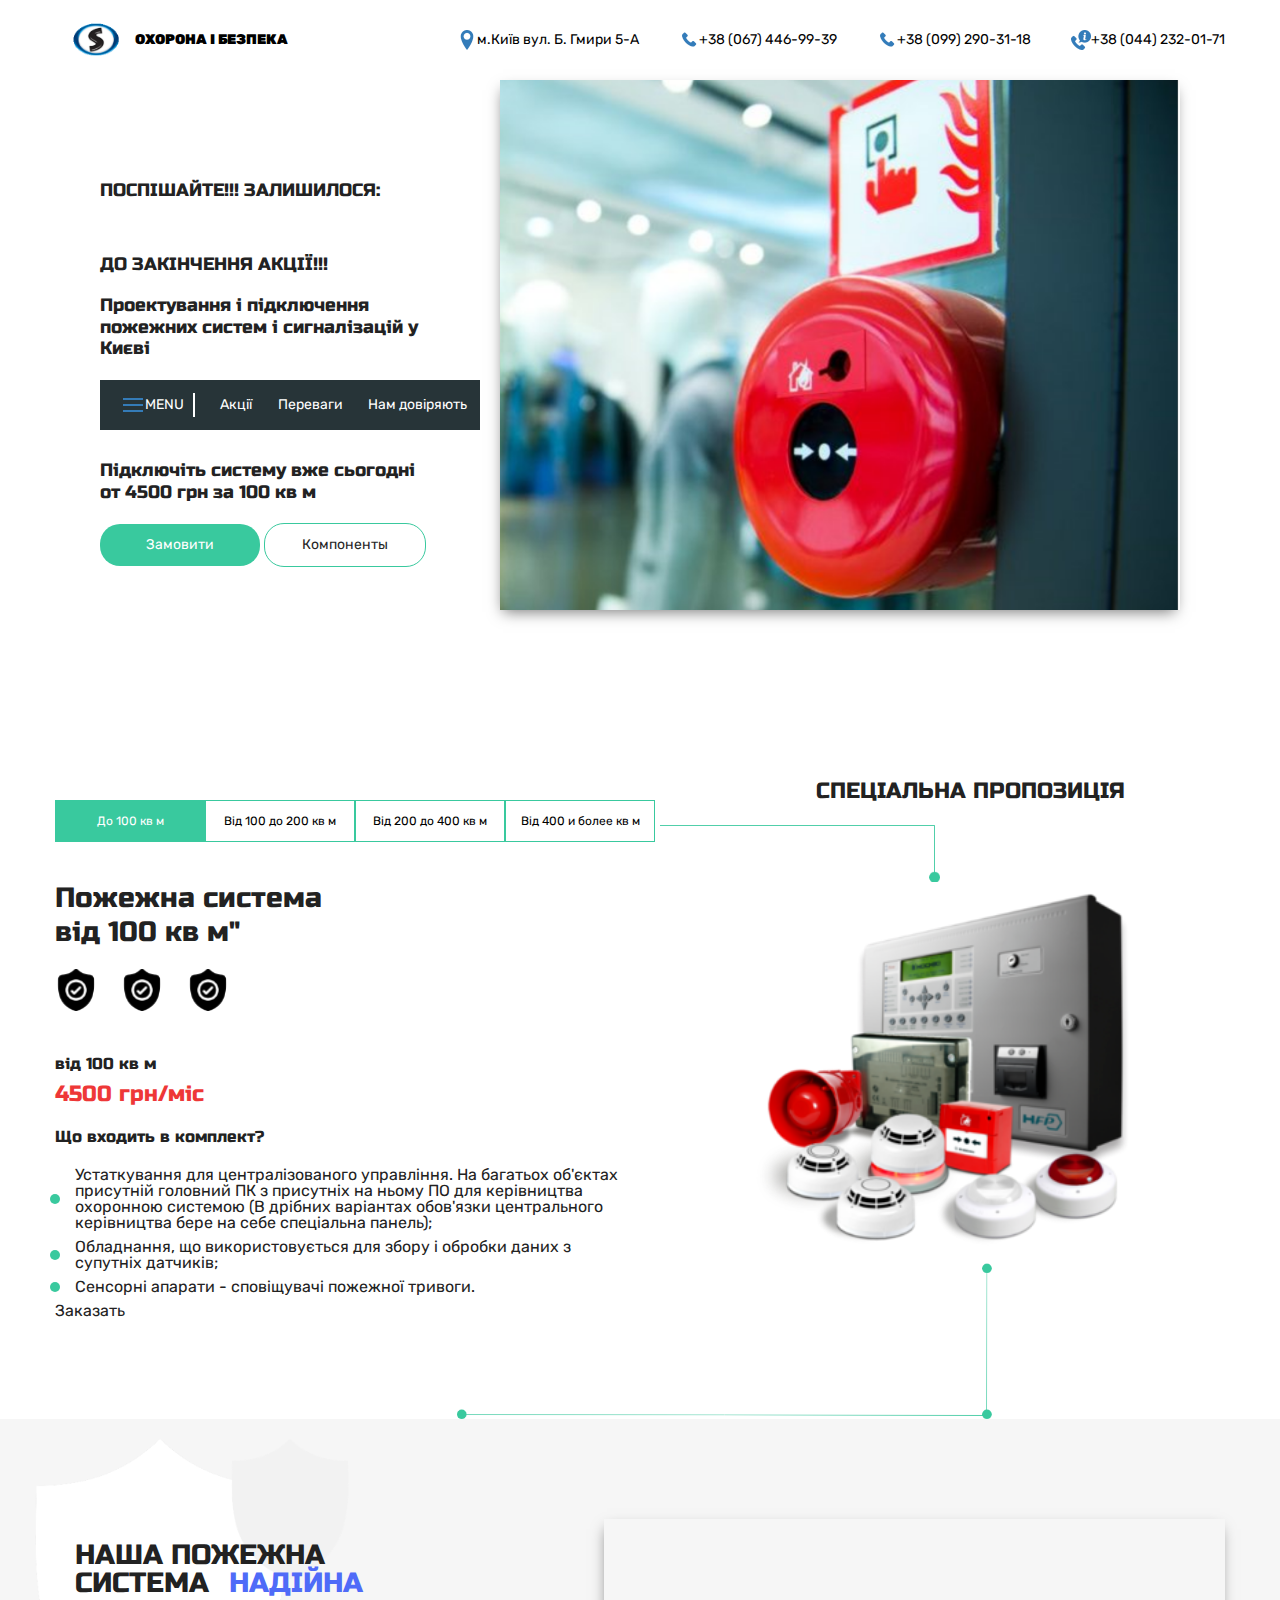
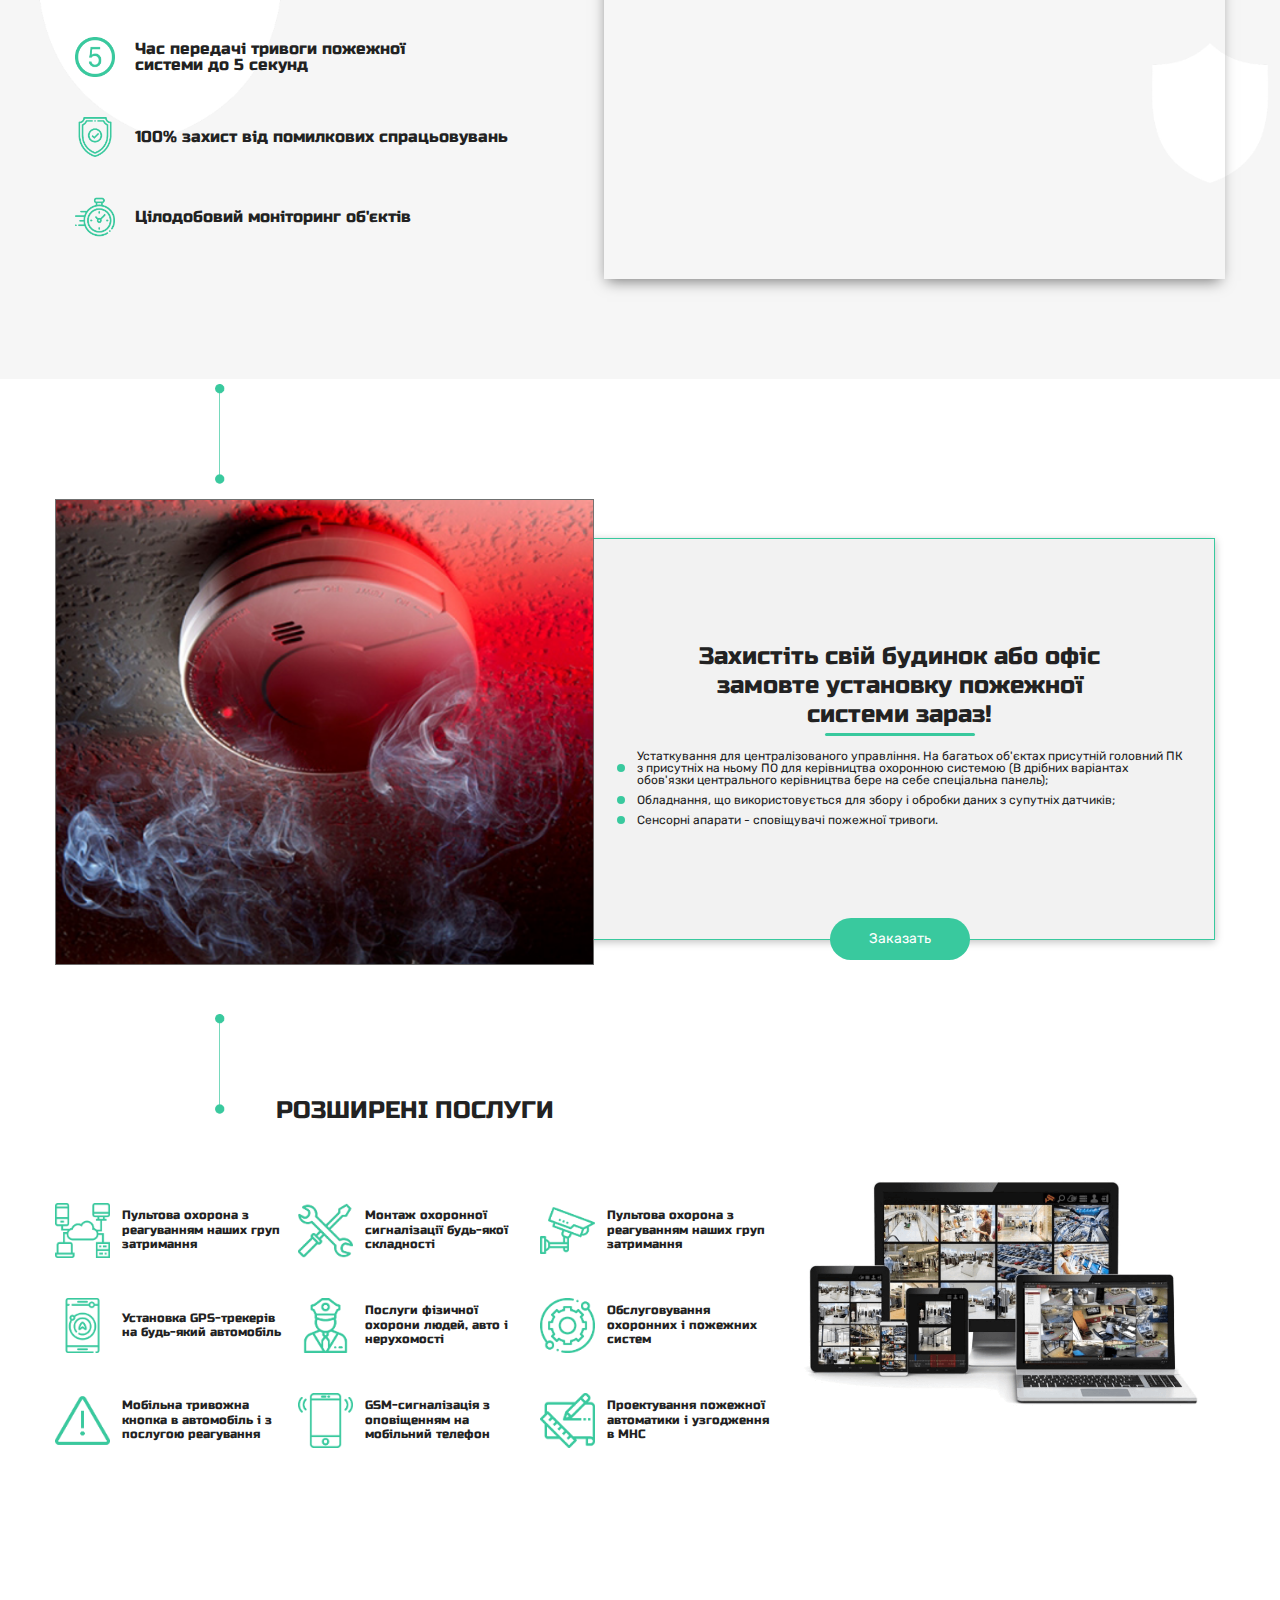
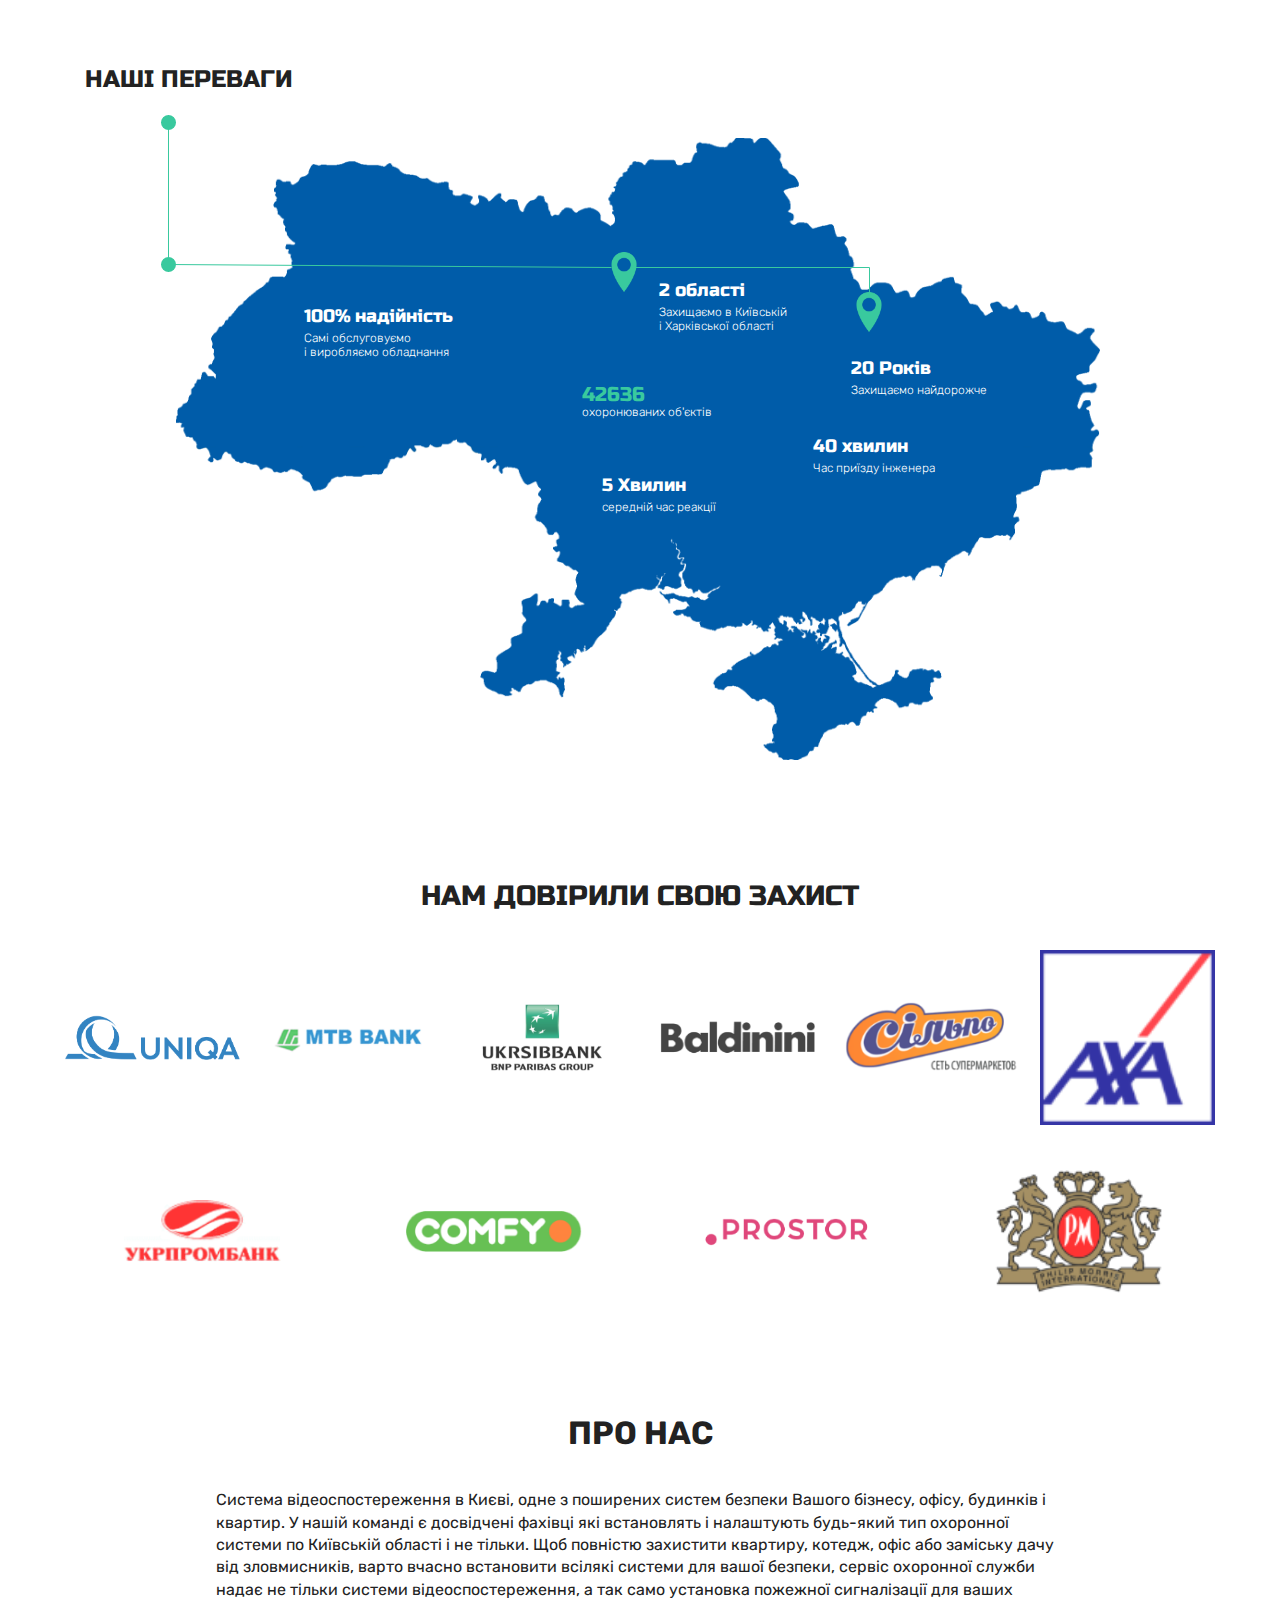
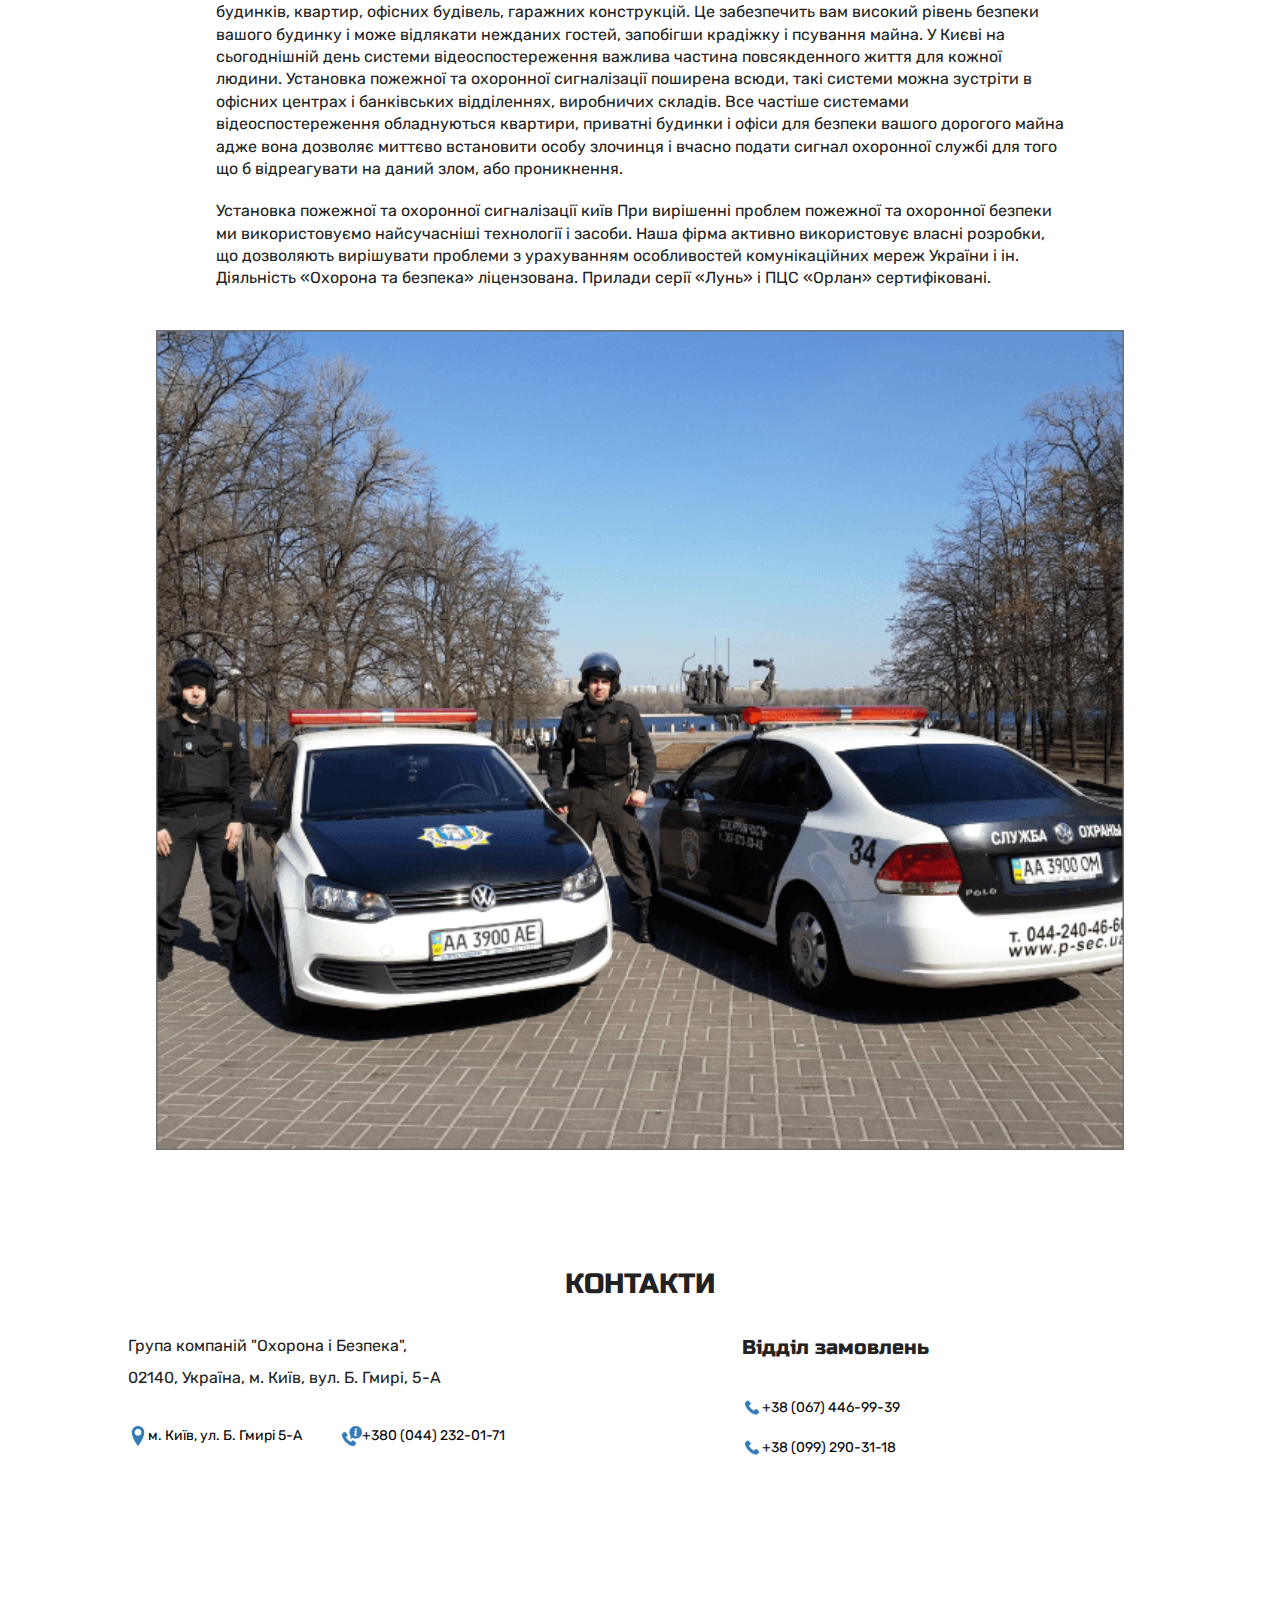
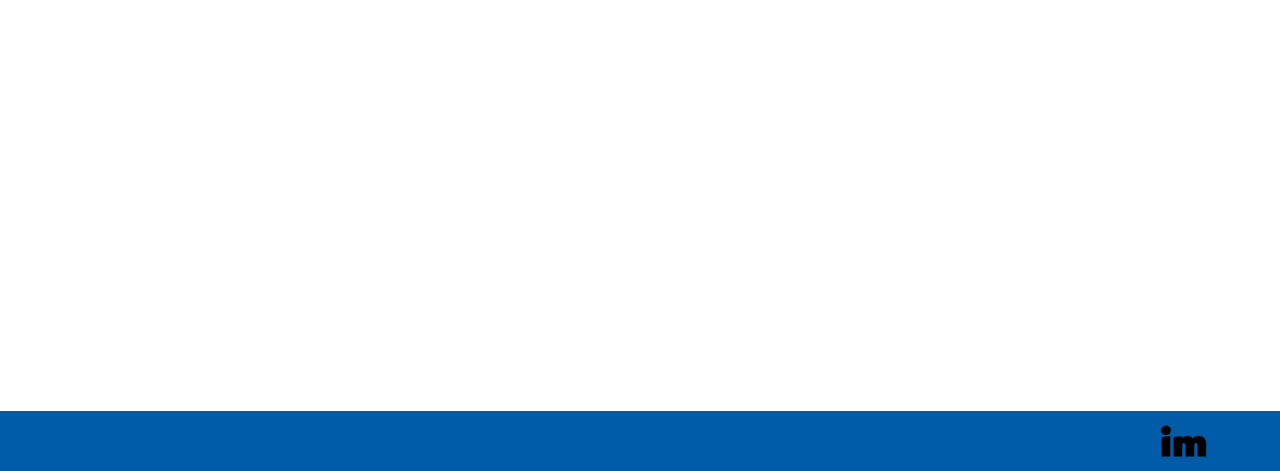
<file: ua-firesafety.html>
<!DOCTYPE html>
<html lang="en">
	<head>
		<meta charset="UTF-8">
		<meta name="viewport" content="width=device-width, initial-scale=1.0">
		<title>Пожежні системи установка охоронної сигналізації Відеоспостереження Київ</title>
		<meta name="description" content="Установка пожежної та охоронної сигналізації в Київській і Харківській області. Пультова охорона об'єктів установка відеоспостереження Київ. Захистіть найцінніше! Послуги охорони людей, авто і нерухомості, котеджів, офісу, квартири, гаража. Пультова охорона з реагуванням наших груп затримання.">
		<link href="https://fonts.googleapis.com/css?family=Rubik:300,300i,400,400i,500,500i,700,700i,900,900i&display=swap" rel="stylesheet">
		<link href="https://fonts.googleapis.com/css?family=Russo+One&display=swap" rel="stylesheet">
		<link href="img/favicon.ico" rel="shortcut icon" type="image/x-icon"/>
		<link rel="stylesheet" type="text/css" href="css/reset.css">
		<link rel="stylesheet" type="text/css" href="css/style.css">
		<link rel="stylesheet" type="text/css" href="css/media.css">
		<link rel="stylesheet" type="text/css" href="css/firesatefy.css">
		<script async src="https://pagead2.googlesyndication.com/pagead/js/adsbygoogle.js"></script>
<script>
  (adsbygoogle = window.adsbygoogle || []).push({
    google_ad_client: "ca-pub-4469797398622064",
    enable_page_level_ads: true
  });
</script>

<!-- Google Tag Manager -->
<script>(function(w,d,s,l,i){w[l]=w[l]||[];w[l].push({'gtm.start':
new Date().getTime(),event:'gtm.js'});var f=d.getElementsByTagName(s)[0],
j=d.createElement(s),dl=l!='dataLayer'?'&l='+l:'';j.async=true;j.src=
'https://www.googletagmanager.com/gtm.js?id='+i+dl;f.parentNode.insertBefore(j,f);
})(window,document,'script','dataLayer','GTM-MVFQ476');</script>
<!-- End Google Tag Manager -->


<!-- Global site tag (gtag.js) - Google Analytics -->
<script async src="https://www.googletagmanager.com/gtag/js?id=G-41DJH2V1EJ"></script>
<script>
  window.dataLayer = window.dataLayer || [];
  function gtag(){dataLayer.push(arguments);}
  gtag('js', new Date());

  gtag('config', 'G-41DJH2V1EJ');
  gtag('config', 'AW-735618393');
  gtag('config', 'AW-715577916');
</script>

<!-- Event snippet for Свонок с сайта КС conversion page
In your html page, add the snippet and call gtag_report_conversion when someone clicks on the chosen link or button. -->
<script>
function gtag_report_conversion(url) {
  var callback = function () {
    if (typeof(url) != 'undefined') {
      window.location = url;
    }
  };
  gtag('event', 'conversion', {
      'send_to': 'AW-735618393/8sElCKWNqasBENnK4t4C',
      'event_callback': callback
  });
  return false;
}
</script>

<!-- Event snippet for звонок с сайта МТС conversion page
In your html page, add the snippet and call gtag_report_conversion when someone clicks on the chosen link or button. -->
<script>
function gtag_report_conversion(url) {
  var callback = function () {
    if (typeof(url) != 'undefined') {
      window.location = url;
    }
  };
  gtag('event', 'conversion', {
      'send_to': 'AW-735618393/SSUVCMP0lawBENnK4t4C',
      'event_callback': callback
  });
  return false;
}
</script>

<!-- Event snippet for Звонок с сайта ГОРОД conversion page
In your html page, add the snippet and call gtag_report_conversion when someone clicks on the chosen link or button. -->
<script>
function gtag_report_conversion(url) {
  var callback = function () {
    if (typeof(url) != 'undefined') {
      window.location = url;
    }
  };
  gtag('event', 'conversion', {
      'send_to': 'AW-735618393/ClktCLTlw6wBENnK4t4C',
      'event_callback': callback
  });
  return false;
}
</script>


<!-- Event snippet for заказ с сайта 100% conversion page
In your html page, add the snippet and call gtag_report_conversion when someone clicks on the chosen link or button. -->
<script>
function gtag_report_conversion(url) {
  var callback = function () {
    if (typeof(url) != 'undefined') {
      window.location = url;
    }
  };
  gtag('event', 'conversion', {
      'send_to': 'AW-735618393/DcVKCOjkwKwBENnK4t4C',
      'event_callback': callback
  });
  return false;
}
</script>


<script>
  gtag('config', 'AW-735618393/8sElCKWNqasBENnK4t4C', {
    'phone_conversion_number': '+380674469939'
  });
</script>

<script>
  gtag('config', 'AW-735618393/SSUVCMP0lawBENnK4t4C', {
    'phone_conversion_number': '+380992903118'
  });
</script>

<script>
  gtag('config', 'AW-735618393/ClktCLTlw6wBENnK4t4C', {
    'phone_conversion_number': '+380442320171'
  });
</script>


	</head>
	<body id="ru-lend">
	    
	    <!-- Google Tag Manager (noscript) -->
<noscript><iframe src="https://www.googletagmanager.com/ns.html?id=GTM-MVFQ476"
height="0" width="0" style="display:none;visibility:hidden"></iframe></noscript>
<!-- End Google Tag Manager (noscript) -->

		<div class="headerMobill">
			<div class="headerMobillBlock container">
				<p class="headerMobill-addres">м.Київ вул. Б. Гмирі 5-А</p>
				<a onclick="return gtag_report_conversion('tel:+380674469939');" href="tel:+380674469939" class="headerMobill-telephone">+38 (067) 446-99-39</a>
			</div>
			
		</div>
		<header class="header container">
			<a href="ru-index.html" class="logo">
				<span class="logo-saite"></span>
				<p class="logo-text">ОХОРОНА І БЕЗПЕКА</p>
			</a>
			<div class="menu-buttom">
				<div class="menu-buttom__img js-open-menu-button"></div>
			</div>
			<div class="header-contacts">
				<div class="header-contacts__marker">
					<span class="header-marker"></span>
					<p class="header-addres">м.Київ вул. Б. Гмири 5-А</p>
				</div>
				<div class="header-contacts__phone">
					<span class="header-phone"></span>
					<p class="header-mobill">+38 (067) 446-99-39</p>
				</div>
				<div class="header-contacts__phone">
					<span class="header-phone"></span>
					<p class="header-mobill">+38 (099) 290-31-18</p>
				</div>
				<div class="header-contacts__phone">
					<span class="header-phone__info"></span>
					<p class="header-mobill">+38 (044) 232-01-71</p>
				</div>
			</div>
		</header>
		<section class="main container">
			<div class="main-item">
					<p class="main-item__price">ПОСПІШАЙТЕ!!! ЗАЛИШИЛОСЯ:
							<script src="//megatimer.ru/get/60514df8d35311b12cb98f4a83f7e367.js"></script>
					</p>
							<br><br>
					<p class="main-item__price">ДО ЗАКІНЧЕННЯ АКЦІЇ!!!</p>
					<p class="main-item__price">Проектування і підключення пожежних систем і сигналізацій у Києві </p>
				<nav class="navigation">
					<div class="navigations-btn js-open-menu">
						<img src="img/services-menu.png">
						<p>MENU</p>
					</div>	
					<a href="ru-index.html#stock" class="navigation-item">Акції</a>
					<a href="ru-index.html#advantages" class="navigation-item">Переваги</a>
					<a href="ru-index.html#trusting" class="navigation-item">Нам довіряють</a>
				</nav>
				<p class="main-item__price">
					Підключіть систему вже сьогодні<br>
					от 4500 грн за 100 кв м
				</p>
				<div>
					<div class="main-btn js-button-campaign">Замовити</div>
					<a href="ru-index.html#price" class="main-btn__component">Компоненты</a>
				</div>
			</div>
			<div class="main-navigation">
				<img src="img/firesafety/mian.png" class="main-img" alt="Охранные Системы" title="Охранные Системы">
			</div>
		</section>
		<section class="price container" id="price">
			<h3 class="price-text__text">СПЕЦІАЛЬНА ПРОПОЗИЦІЯ</h3>
			<div class="price-menu">
					<div class="price-menu-item js-slide-button activated" id="first">До 100 кв м</div>
					<div class="price-menu-item js-slide-button" id="second">Від 100 до 200 кв м</div>
					<div class="price-menu-item js-slide-button" id="third">Від 200 до 400 кв м</div>
					<div class="price-menu-item js-slide-button" id="quarters">Від 400 и более  кв м</div>
				</div>
				<!-- первый слайд -->
				<div class="price-list first-slide js-change-campaign">
					<div class="price-list__deskription">
						<h2 class="price-list__title">Пожежна система<br> від 100 кв м"</h2>
						<div class="price-icon__list">
							<span class="price-list__icon"></span>
							<span class="price-list__icon"></span>
							<span class="price-list__icon"></span>
						</div>
						<div>
							<p class="price-list__text">від 100 кв м</p>
							<p class="price-list__price">4500 грн/міс</p>
							<p class="price-list__text">Що входить в комплект?</p>
						</div>
						<div class="price-list__img">
							<img src="img/firesafety/price-img1.png" class="price-img" title="Охранные Системы" alt="Охранные Системы">
						</div>
						<p class="price-list__list">Устаткування для централізованого управління. На багатьох об'єктах присутній головний ПК з присутніх на ньому ПО для керівництва охоронною системою (В дрібних варіантах обов'язки центрального керівництва бере на себе спеціальна панель);</p>
						<p class="price-list__list">Обладнання, що використовується для збору і обробки даних з супутніх датчиків;</p>
						<p class="price-list__list">Сенсорні апарати - сповіщувачі пожежної тривоги.</p>
							<div class="price-btn js-button-campaign">Заказать</div>
					</div>
				</div>
	
				<!-- второй слайд -->
	
				<div class="price-list second-slide js-change-campaign" style="display: none">
					<div class="price-list__deskription">
						<h2 class="price-list__title">Пожежна система<br> від 100 кв м до 200 кв м"</h2>
						<div class="price-icon__list">
							<span class="price-list__icon"></span>
							<span class="price-list__icon"></span>
							<span class="price-list__icon"></span>
						</div>
						<div>
							<p class="price-list__text">від 100 кв м до 200 кв м"</p>
							<p class="price-list__price">4500 грн/міс</p>
							<p class="price-list__text">Що входить в комплект?</p>
						</div>
						<div class="price-list__img">
							<img src="img/firesafety/price-img1.png" class="price-img" title="Охранные Системы" alt="Охранные Системы">
						</div>
						<p class="price-list__list">Устаткування для централізованого управління. На багатьох об'єктах присутній головний ПК з присутніх на ньому ПО для керівництва охоронною системою (В дрібних варіантах обов'язки центрального керівництва бере на себе спеціальна панель);</p>
						<p class="price-list__list">Оборудование, используемое для сбора и обработки данных с сопутствующих датчиков;</p>
						<p class="price-list__list">Сенсорні апарати - сповіщувачі пожежної тривоги.</p>
						<div class="price-btn js-button-campaign">Замовити</div>
					</div>
				</div>
	
				<!-- третий слайд -->
	
				<div class="price-list third-slide js-change-campaign" style="display: none">
					<div class="price-list__deskription">
						<h2 class="price-list__title">Пожежна система<br> від 200 кв м до 300 кв м"</h2>
						<div class="price-icon__list">
							<span class="price-list__icon"></span>
							<span class="price-list__icon"></span>
							<span class="price-list__icon"></span>
						</div>
						<div>
							<p class="price-list__text">від 200 кв м до 300 кв м"</p>
							<p class="price-list__price">4500 грн/міс</p>
							<p class="price-list__text">Що входить в комплект?</p>
						</div>
						<div class="price-list__img">
							<img src="img/firesafety/price-img1.png" class="price-img" title="Охранные Системы" alt="Охранные Системы">
						</div>
						<p class="price-list__list">Устаткування для централізованого управління. На багатьох об'єктах присутній головний ПК з присутніх на ньому ПО для керівництва охоронною системою (В дрібних варіантах обов'язки центрального керівництва бере на себе спеціальна панель);</p>
						<p class="price-list__list">Оборудование, используемое для сбора и обработки данных с сопутствующих датчиков;</p>
						<p class="price-list__list">Сенсорні апарати - сповіщувачі пожежної тривоги.</p>
						<div class="price-btn js-button-campaign">Замовити</div>
					</div>
				</div>

					<!-- четвертий слайд -->
					
				<div class="price-list quarters-slide js-change-campaign" style="display: none">
					<div class="price-list__deskription">
						<h2 class="price-list__title">Пожежна система<br> Від 400 и більше  кв м"</h2>
						<div class="price-icon__list">
							<span class="price-list__icon"></span>
							<span class="price-list__icon"></span>
							<span class="price-list__icon"></span>
						</div>
						<div>
							<p class="price-list__text">Від 400 и більше  кв м"</p>
							<p class="price-list__price">4500 грн/міс</p>
							<p class="price-list__text">Що входить в комплект?</p>
						</div>
						<div class="price-list__img">
							<img src="img/firesafety/price-img1.png" class="price-img" title="Охранные Системы" alt="Охранные Системы">
						</div>
						<p class="price-list__list">Устаткування для централізованого управління. На багатьох об'єктах присутній головний ПК з присутніх на ньому ПО для керівництва охоронною системою (В дрібних варіантах обов'язки центрального керівництва бере на себе спеціальна панель);</p>
						<p class="price-list__list">Оборудование, используемое для сбора и обработки данных с сопутствующих датчиков;</p>
						<p class="price-list__list">Сенсорні апарати - сповіщувачі пожежної тривоги.</p>
						<div class="price-btn js-button-campaign">Замовити</div>
					</div>
				</div>


			<div class="main-desing"></div>
			<div class="desing-bottom"></div>
		</section>


		<section class="reliability-wrapper">
			<div class="reliability-desing"></div>
			<div class="reliability-desing__one"></div>
			<div class="reliability-desing__three"></div>
			<div class="reliability container">
				<div class="reliability-desckription">
					<h2 class="reliability-title">НАША ПОЖЕЖНА СИСТЕМА<span>НАДІЙНА</span></h2>
					<div class="reliability-item">
						<span class="reliability-item__icon"></span>
						<p class="reliability-item__text">Час передачі тривоги пожежної<br>
								системи до 5 секунд</p>
					</div>
					<div class="reliability-item">
						<span class="reliability-item__icon reliability-two"></span>
						<p class="reliability-item__text">100% захист від помилкових спрацьовувань</p>
					</div>
					<div class="reliability-item">
						<span class="reliability-item__icon reliability-three"></span>
						<p class="reliability-item__text">Цілодобовий моніторинг об'єктів</p>
					</div>
				</div>
				<iframe class="reliability-video"  src="https://www.youtube.com/embed/7q0Xr9ZRt8Q" frameborder="0" allow="accelerometer; autoplay; encrypted-media; gyroscope; picture-in-picture" allowfullscreen></iframe>
			</div>
		</section>
		<section class="free container" id="stock">
			<div class="free-img-firesatefy"></div>
			<div class="free-content">
				<h2 class="free-content__title">Захистіть свій будинок або офіс<br>
						замовте установку пожежної<br>
						системи зараз!</h2>
				<div class="free-list">
					<p class="free-list__item">Устаткування для централізованого управління.
						На багатьох об'єктах присутній головний
						ПК з присутніх на ньому ПО для керівництва охоронною системою
						(В дрібних варіантах обов'язки центрального керівництва бере на себе спеціальна панель);</p>
					<p class="free-list__item">Обладнання, що використовується для збору і обробки даних з супутніх датчиків;</p>
					<p class="free-list__item">Сенсорні апарати - сповіщувачі пожежної тривоги.</p>
				</div>
				<div class="free-content__btn js-button-campaign">Заказать</div>
			</div>
			<div class="free-desing__one"></div>
			<div class="free-desing__two"></div>
		</section>
		<section class="servises container" id="servises">
			<div class="servises-item">
				<h2 class="servises-item__title">РОЗШИРЕНІ ПОСЛУГИ</h2>
				<div class="servises-list">
					<div class="servises-list__item">
						<span class="servises-list__icon one"></span>
						<p class="servises-list__text">Пультова охорона з реагуванням наших груп затримання</p>
					</div>
					<div class="servises-list__item">
						<span class="servises-list__icon two"></span>
						<p class="servises-list__text">Монтаж охоронної сигналізації будь-якої складності</p>
					</div>
					<div class="servises-list__item">
						<span class="servises-list__icon three"></span>
						<p class="servises-list__text">Пультова охорона з реагуванням наших груп затримання</p>
					</div>
					<div class="servises-list__item">
						<span class="servises-list__icon four"></span>
						<p class="servises-list__text">Установка GPS-трекерів на будь-який автомобіль</p>
					</div>
					<div class="servises-list__item">
						<span class="servises-list__icon five"></span>
						<p class="servises-list__text">Послуги фізичної охорони людей, авто і нерухомості</p>
					</div>
					<div class="servises-list__item">
						<span class="servises-list__icon six"></span>
						<p class="servises-list__text">Обслуговування охоронних і пожежних систем</p>
					</div>
					<div class="servises-list__item">
						<span class="servises-list__icon seven"></span>
						<p class="servises-list__text">Мобільна тривожна кнопка в автомобіль і з послугою реагування</p>
					</div>
					<div class="servises-list__item">
						<span class="servises-list__icon eight"></span>
						<p class="servises-list__text">GSM-сигналізація з оповіщенням на мобільний телефон</p>
					</div>
					<div class="servises-list__item">
						<span class="servises-list__icon naight"></span>
						<p class="servises-list__text">Проектування пожежної автоматики і узгодження в МНС</p>
					</div>
				</div>
			</div>
			<img src="img/services/services.png" class="servises-item__img" alt="Охранные Системы" title="Охранные Системы">
		</section>
		<section class="advantages container" id="advantages">
			<h2 class="advantages-title">НАШІ ПЕРЕВАГИ</h2>
			<div class="advantages-item">
				<div class="advantages-item__one">
					<h3 class="advantages-item__title">2 області</h3>
					<p class="advantages-item__text">Захищаємо в Київській <br> і Харківської області</p>
				</div>
				<div class="advantages-item__two">
					<h3 class="advantages-item__title">20 Років</h3>
					<p class="advantages-item__text">Захищаємо найдорожче</p>
				</div>
				<div class="advantages-item__three">
					<h3 class="advantages-item__title advantages-item__mobill title-mobil">100% надійність</h3>
					<p class="advantages-item__text advantages-item__mobill">Самі обслуговуємо <br> і виробляємо обладнання</p>
				</div>
				<div class="advantages-item__four">
					<h3 class="advantages-item__title advantages-item__mobill title-mobil">40 хвилин</h3>
					<p class="advantages-item__text advantages-item__mobill">Час приїзду інженера</p>
				</div>
				<div class="advantages-item__five">
					<h3 class="advantages-item__number">42636</h3>
					<p class="advantages-item__text advantages-item__mobill">охоронюваних об'єктів</p>
				</div>
				<div class="advantages-item__sixe">
					<h3 class="advantages-item__title">5 Хвилин</h3>
					<p class="advantages-item__text">середній час реакції</p>
				</div>
			</div>
		</section>
		<section class="trusting container" id="trusting">
			<h2 class="trusting-title">НАМ ДОВІРИЛИ СВОЮ ЗАХИСТ</h2>
			<div class="trusting-list">
				<img src="img/trusting/1.png" class="trusting-icon" alt="Охранные Системы" title="Охранные Системы">
				<img src="img/trusting/2.png" class="trusting-icon" alt="Охранные Системы" title="Охранные Системы">
				<img src="img/trusting/3.png" class="trusting-icon" alt="Охранные Системы" title="Охранные Системы">
				<img src="img/trusting/4.png" class="trusting-icon" alt="Охранные Системы" title="Охранные Системы">
				<img src="img/trusting/5.png" class="trusting-icon" alt="Охранные Системы" title="Охранные Системы">
				<img src="img/trusting/6.png" class="trusting-icon" alt="Охранные Системы" title="Охранные Системы">
				<img src="img/trusting/7.png" class="trusting-icon" alt="Охранные Системы" title="Охранные Системы">
				<img src="img/trusting/8.png" class="trusting-icon" alt="Охранные Системы" title="Охранные Системы">
				<img src="img/trusting/9.png" class="trusting-icon" alt="Охранные Системы" title="Охранные Системы">
				<img src="img/trusting/10.png" class="trusting-icon" alt="Охранные Системы" title="Охранные Системы">
			</div>
		</section>
		<section class="firesatefy container" id="about-us">
			<h2 class="firesafety-title">ПРО НАС</h2>
			<div class="about-us-firesatefy">
				<img src="img/about-us/about-us.png" class="about-us-firesatefy__img" alt="Установка пожарной и охранной сигнализации киев" title="Охранные Системы">
				<div class="about-us-firesatefy__block">
					<p class="about-us-text">Система відеоспостереження в Києві, одне з поширених систем безпеки Вашого бізнесу, 	
						офісу, будинків і квартир.
						У нашій команді є досвідчені фахівці які встановлять і налаштують будь-який тип охоронної системи по Київській області і не тільки. Щоб повністю захистити квартиру, котедж, офіс або заміську дачу від зловмисників, варто вчасно встановити всілякі системи для вашої безпеки, сервіс охоронної служби надає не тільки системи відеоспостереження, а так само установка пожежної сигналізації для ваших будинків, квартир, офісних будівель, гаражних конструкцій. Це забезпечить вам високий рівень безпеки вашого будинку і може відлякати нежданих гостей, запобігши крадіжку і псування майна. У Києві на сьогоднішній день системи відеоспостереження важлива частина повсякденного життя для кожної людини. Установка пожежної та охоронної сигналізації поширена всюди, такі системи можна зустріти в офісних центрах і банківських відділеннях, виробничих складів. Все частіше системами відеоспостереження обладнуються квартири, приватні будинки і офіси для безпеки вашого дорогого майна адже вона дозволяє миттєво встановити особу злочинця і вчасно подати сигнал охоронної службі для того що б відреагувати на даний злом, або проникнення.
					</p>
					<p class="about-us-text">Установка пожежної та охоронної сигналізації київ
						При вирішенні проблем пожежної та охоронної безпеки ми використовуємо найсучасніші технології і засоби. Наша фірма активно використовує власні розробки, що дозволяють вирішувати проблеми з урахуванням особливостей комунікаційних мереж України і ін. Діяльність «Охорона та безпека» ліцензована. Прилади серії «Лунь» і ПЦС «Орлан» сертифіковані.
					</p>
				</div>
			</div>
		</section>
		<section class="contacts container" id="contacts">
			<h2 class="contacts-title">КОНТАКТИ</h2>
			<div class="contacts-list">
				<div class="contacts-item">
					<p class="contacts-item__text">Група компаній "Охорона і Безпека",<br>
				    	<br> 02140, Україна, м. Київ, вул. Б. Гмирі, 5-А
					 </p>
					<div class="contacts-bottom">
						<div class="header-contacts__marker">
							<span class="header-marker"></span>
							<p class="header-addres">м. Київ, ул. Б. Гмирі 5-А</p>
						</div>
						<div class="header-contacts__phone">
							<span class="header-phone__info"></span>
							<p class="header-mobill">+380 (044) 232-01-71</p>
						</div>
					</div>
				</div>
				<div class="contacts-item__number">
					<h3 class="contacts-item__title">Відділ замовлень</h3>
					<div class="header-contacts__phone contacts-bottom__number">
						<span class="header-phone"></span>
						<p class="header-mobill">+38 (067) 446-99-39</p>
					</div>
					<div class="header-contacts__phone contacts-bottom__number">
						<span class="header-phone"></span>
						<p class="header-mobill">+38 (099) 290-31-18</p>
					</div>
				</div>
				
			</div>
		</section>
		<section class="contactsMobill container" id="contacts-mob">
			<h2 class="contactsMobill-title">КОНТАКТИ</h2>
			<h3 class="contactsMobill-text">Відділ замовлень</h3>
			<div class="header-contacts__phone">
				<span class="header-phone contactsMobillIcon"></span>
				<a onclick="return gtag_report_conversion('tel:+380674469939');" href="tel:+380674469939" class="header-mobill contactsMobillTelephone">+38 (067) 446-99-39</a>
			</div>
			<div class="header-contacts__phone">
				<span class="header-phone contactsMobillIcon"></span>
				<a onclick="return gtag_report_conversion('tel:+380992903118');" href="tel:+380992903118" class="header-mobill contactsMobillTelephone">+38 (099) 290-31-18</a>
			</div>
			<div class="header-contacts__phone">
				<span class="header-phone__info contactsMobillIcon"></span>
				<a onclick="return gtag_report_conversion('tel:+380442320171');" href="tel:+380442320171" class="header-mobill contactsMobillTelephone">+38 (044) 232-01-71</a>
			</div>
			<div class="header-contacts__marker">
				<span class="header-marker contactsMobillIcon"></span>
				<p class="header-addres contactsMobillTelephone">м. Київ, вул. Б. Гмирі 5-А</p>
			</div>
		</section>
		<iframe id="maps" src="https://www.google.com/maps/embed?pb=!1m18!1m12!1m3!1d8555.351828409204!2d30.623290292621167!3d50.394121379226114!2m3!1f0!2f0!3f0!3m2!1i1024!2i768!4f13.1!3m3!1m2!1s0x40d4c44b5692e7ff%3A0x99002e6e4df47ef8!2z0LLRg9C70LjRhtGPINCR0L7RgNC40YHQsCDQk9C80LjRgNGWLCA10JAsINCa0LjRl9CyLCAwMjAwMA!5e0!3m2!1suk!2sua!4v1569332622962!5m2!1suk!2sua" width="600" height="450" frameborder="0" style="border:0;" allowfullscreen=""></iframe>
		<footer class="footer">
			<div class="footer-item container">
				<span class="footer-icon"></span>
			</div>
		</footer>
		<a href="tel:+380674469939" class="mobilCall">
			<img src="img/call-back.png" class="mobillCall-img" alt="Охранные Системы" title="Охранные Системы">
		</a>
		<div class="overlay js-overlay-campaign">
			<div class="popup js-popup-campaign">
				<div class="popup-content">
					<div class="popup-deskriptions">
						<h2 class="popup-title">Замовте сертифіковану пожежну систему зараз <span> <br>і отримаєте знижку 10%!</span></h2>
						<div class="popup-list">
							<p class="free-list__item">Устаткування для централізованого управління. На багатьох об'єктах присутній головний ПК з присутніх на ньому ПО для керівництва охоронною системою (в дрібних варіантах обов'язки центрального керівництва бере на себе спеціальна панель);</p>
							<p class="free-list__item">Обладнання, що використовується для збору і обробки даних з супутніх датчиків;</p>
							<p class="free-list__item">Сенсорні апарати - сповіщувачі пожежної тривоги.</p>
						</div>
						<form class="popup-form">
							<input type="text" placeholder="Имя" class="input popup-form__name">
							<input type="tel" placeholder="Телефон" class="input popup-form__tel">
						</form>
						<button onclick="return gtag_report_conversion()" class="popup-btn" type="submit">Замовити</button>
						<div class="popup-desing__one"></div>
						<div class="popup-desing__two"></div>
					</div>
					<div class="popup-img">
						<img src="img/firesafety/modal-img.png" class="popup-img__item" alt="Охранные Системы" title="Охранные Системы">
						<img src="img/firesafety/modal-img.png" class="popup-img__item popup-mobil__img" alt="Охранные Системы" title="Охранные Системы">
					</div>
				</div>
			</div>
			<div class="close-popup js-close-campaign"></div>
		</div>
		<div class="menu-overlay js-menu">
			<div class="menu">
				<div class="menu-logo">
						<span class="logo-saite"></span>
						<p class="logo-text menu-logo-text">ОХОРОНА І БЕЗПЕКА</p>
				</div>
				<button class="close"></button>
				<div class="menu-desing"></div>
					<div class="menu-item">
							<a href="index.html" class="menu-item__link"> Головна</a>
							<a href="index.html#stock" class="menu-item__link"> Акції</a>
							<a href="index.html#servises" class="menu-item__link"> Послуги</a>
							<a href="index.html#advantages" class="menu-item__link"> Перевага</a>
							<a href="index.html#trusting" class="menu-item__link"> Нам довіряють</a>
							<a href="index.html#about-us" class="menu-item__link"> Про НАС</a>
							<a href="index.html#contacts-mob" class="menu-item__link"> Контакти</a>
							<a href="ua-firesafety.html" class="menu-item__link">Пожарні системи</a>
					</div>
					<div class="menu-item">
							
					</div>
					<div class="menu-item">
							<p class="menu-item__contact">+38 (067) 446-99-39</a>
							<p class="menu-item__contact">+380 (099) 290-31-18</a>
							<p class="menu-item__contact">+380 (044) 232-01-71</a>
							<p class="menu-item__contact">вул. Б. Гмирі 9 в Київ</a>
					</div>
			</div>
		</div>
		<script src="js/main.js"></script>
		<script src="https://cdnjs.cloudflare.com/ajax/libs/jquery/3.2.1/jquery.min.js"></script>
		<script src="js/modal-ru.js"></script>
		<script src="https://smtpjs.com/v3/smtp.js"></script>
	</body>
</html>
</file>
<file: css/style.css>
body {
	font-family: 'Rubik', sans-serif;
}
.container {
	width: 1170px;
	margin: 0 auto;
}
.header {
	display: flex;
	justify-content: space-between;
	align-items: center;
	height: 80px;
}
.logo {
	display: flex;
	align-items: center;
	text-decoration: none;
}
.logo-saite {
	display: block;
	width: 80px;
	height: 38px;
	background-image: url(../img/header/logo.png);
	background-size: contain;
	background-repeat: no-repeat;
	background-position: center;
}
.logo-text {
	font-size: 14px;
	color: #000;
	font-weight: 900;
}
.header-contacts {
	display: flex;
}
.leng-item {
	color: #000;
	text-decoration: none;
}
.header-mobill,
.header-addres {
	font-size: 14px;
	cursor: pointer;
	font-weight: 400;
	text-decoration: none;
	color: #000;
}
.header-contacts__marker, 
.header-contacts__phone {
	display: flex;
	align-items: center;
	margin-right: 40px;
}
.header-contacts__phone:last-child {
	margin-right: 0;
}
.header-marker,
.header-phone,
.header-phone__info {
	display: block;
	width: 20px;
	height: 20px;
	background-image: url(../img/header/marker.png);
	background-size: contain;
	background-repeat: no-repeat;
	background-position: center;
}
.header-phone {
	background-image: url(../img/header/mobill.png);
}
.header-phone__info {
	background-image: url(../img/header/mobill-info.png);			
}

.main {
	display: flex;
	justify-content: center;
	height: 600px;
	margin-bottom: 120px;
}
.main-item {
	padding-top: 100px;
	width: 400px;
}
.main-item__title {
	font-family: 'Russo One', sans-serif;
	padding-top: 80px;
}
.main-item__title,
.main-item__text,
.main-item__price  {
	font-size: 24px;
	line-height: 1.6;
	margin-bottom: 20px;
}
.main-item__price {
	font-family: 'Russo One', sans-serif;
	line-height: 1.2;
	font-size: 18px;
	width: 360px;
}
.main-item__text {
	font-size: 14px;
	line-height: 1.2;
}
.main-btn {
	display: inline-block;
	width: 160px;
	text-align: center;
	font-size: 14px;
	padding: 14px 0;
	background-color: #39C99E;
	color: #ffffff;
	border-radius: 20px;
	cursor: pointer;
}
.main-btn__component {
	position: relative;
	display: inline-block;
	width: 160px;
	font-size: 14px;
	text-align: center;
	padding: 14px 0;	
	border: 1px solid #39C99E;
	color: #262626;
	border-radius: 20px;
	cursor: pointer;
	text-decoration: none;
}
.main-navigation {
	width: 680px;
	height: 600px;
}
.navigation {
	display: flex;
	justify-content: space-around;
	align-items: center;
	width: 380px;
	height: 50px;
	background-color: #273438;
	margin-bottom: 30px;
}
.navigations-btn {
	position: relative;
	width: 80px;
	display: flex;
	justify-content: center;
	align-items: center;
	color: #fff;
	font-size: 14px;
	font-weight: 5	00;
	cursor: pointer;
	border-right: 2px solid #fff;
}
.navigations-btn p {
	display: flex;
	align-items: center;
}
.navigation-item {
	position: relative;
	display: block;
	color: #ffffff;
	font-size: 14px;
	text-decoration: none;	
}
.navigations-btn::before,
.navigation-item::before {
	content: "";
	position: absolute;
	left: 50%;
	bottom: -6px;
	transform: translateX(-50%);
	width: 30px;
	height: 2px;
	background-color: #005CA9;
	opacity: 0;
	transition: all 0.5s;	
}
.navigations-btn:hover::before,
.navigation-item:hover::before {
	opacity: 1;	

}
.main-img {
	display: block;
	width: 100%;
	height: 530px;
		-webkit-box-shadow: -1px 6px 14px -4px rgba(0,0,0,0.52);
		-moz-box-shadow: -1px 6px 14px -4px rgba(0,0,0,0.52);
		box-shadow: -1px 6px 14px -4px rgba(0,0,0,0.52);
}
.main-desing {
	position: absolute;
	left: 605px;
	top: 25px;
	width: 280px;
	height: 80px;
	background-image: url(../img/main/desing-desing.png);
	background-size: contain;
	background-repeat: no-repeat;
}
/*//PRICEEEEE*/
.price {
	position: relative;
	margin-bottom: 80px;
}
.price-text__text {
	position: absolute;
	top: -20px;
	right: 100px;
	font-size: 22px;
	font-weight: 300;
	font-family: 'Russo One', sans-serif;
}
.price-menu {
	display: flex;
	align-items: center;
	width: 600px;
}
.price-menu-item {
	position: relative;
	width: 33.33333%;
	text-align: center;
	font-size: 12px;
	color: #000;
	padding: 14px 0;
	border: 1px solid #39C99E;
	cursor: pointer;
	transition: all 0.3s;
	z-index: 1;
}
.not-displayed {
	display: none;	
}
.price-menu-item:hover, .activated {
	background-color: #39C99E;
	color: #ffffff; 
}

.price-list {
	display: flex;
	justify-content: space-between;
	align-items: center;

}
.price-list__deskription {
	width: 50%;
}
.price-list__title {
	font-size: 28px;
	padding: 40px 0 20px 0;
	line-height: 1.2;
	font-family: 'Russo One', sans-serif;
}
.price-list__icon {
	display: inline-block;
	width: 42px;
	height: 42px;
	background-image: url(../img/price/price.png);
	background-size: contain;
	background-repeat: no-repeat;
	margin-right: 20px;
	margin-bottom: 20px;
}
.price-list__deskription div {
	margin-bottom: 20px;
}
.price-list__text {
	line-height: 1.2;
	font-family: 'Russo One', sans-serif;
}
.price-list__text span {
	color: #707070;
	padding-left: 12px;
}
.price-list__price {
	font-size: 22px;
	padding: 10px 0;
	color: #EE3737;
	margin-bottom: 12px;
	font-family: 'Russo One', sans-serif;
}
.price-list__list {
	position: relative;
	padding-left: 20px;
	margin-bottom: 8px;
	z-index: 2;
}
.price-list__list:before {
	position: absolute;
	content: "";
	top: 50%;
	left: 0;
	transform: translate(-50%, -50%);
	width: 10px;
	height: 10px;
	background-color: #39C99E;
	border-radius: 50%;
}
.text-silver {
	display: inline-block;
	padding: 20px 0;
	color: #707070; 
}
.price-list__img {
	position: absolute;
	right: 0;
	top: 50%;
	transform: translateY(-50%);
	min-width: 550px;
}
.price-img {
	position: relative;
	display: block;
	margin: 0 auto;
	width: 400px;
	z-index: 2;
}
.desing-bottom {
	position: absolute;
	bottom: -82px;
	left: 400px;
	width:560px;
	height: 160px;
	background-image: url(../img/main/desing-bottom.png);
	background-size: contain;
	background-repeat: no-repeat;
}
/*reliability-wrapper*/
.reliability-wrapper {
	position: relative;
	width: 100%;
	background-color: rgba(242, 242, 242,0.7);
	margin-bottom: 120px;
}
.reliability-desing,
.reliability-desing__one {
	position: absolute;
	top: 20px;
	left: 10px;
	width: 300px;
	height: 300px;
	background-image: url(../img/reliability/4.png);
	background-size: contain;
	background-repeat: no-repeat;
}
.reliability-desing__one {
	left: 220px;
	width: 140px;
	height: 140px;
	background-image: url(../img/reliability/5.png);
	z-index: 1;
}
.reliability-desing__three {
	position: absolute;
	right: 0;
	top: 40%;
	width: 140px;
	height: 140px;
	background-image: url(../img/reliability/6.png);
	background-size: contain;
	background-repeat: no-repeat;
}
.reliability {
	position: relative;
	display: flex;
	justify-content: space-around;
	align-items: center;
	height: 560px;
	z-index: 2;
}
.reliability-title {
	font-family: 'Russo One', sans-serif;
	font-size: 28px;
	padding: 20px 0 40px 20px;
}
.reliability-title span {
	color: #4F6BF8;
	padding-left: 20px;
}
.reliability-item {
	display: flex;
	align-items: center;
	padding-left: 20px;
	margin-bottom: 40px;
}
.reliability-item__icon {
	width: 40px;
	height: 40px;
	background-image: url(../img/reliability/1.png);
	background-size: contain;
	background-repeat: no-repeat;
	margin-right: 20px;
}
.reliability-item__text {
	font-family: 'Russo One', sans-serif;
}
.reliability-two {
	background-image: url(../img/reliability/2.png);
}
.reliability-three {
	background-image: url(../img/reliability/3.png);
}
.reliability-video {
	display: block;
	width: 640px;
	height: 360px;
	-webkit-box-shadow: -1px 6px 14px -4px rgba(0,0,0,0.52);
	-moz-box-shadow: -1px 6px 14px -4px rgba(0,0,0,0.52);
	box-shadow: -1px 6px 14px -4px rgba(0,0,0,0.52);
}
/*FREEEEEEEEE*/
.free {
	position: relative;
	display: flex;
	justify-content: center;
	align-items: center;
	margin-bottom: 120px;
}
.free-img {
	position: relative;
	width: 540px;
	height: 480px;
	background-image: url(../img/free/1.png);
	background-size: contain;
	background-repeat: no-repeat;
	z-index: 1;
}
.free-content__title {
	position: relative;
	width: 100%;
	font-size: 24px;
	font-weight: 300;
	line-height: 1.2;
	text-align: center;
	margin-bottom: 20px;
	font-family: 'Russo One', sans-serif;
}
.free-content__title:before {
	position: absolute;
	content: "";
	bottom: -6px;
	left: 50%;
	transform: translateX(-50%);
	width: 150px;
	height: 3px;
	border-radius: 4px;
	background-color: #39C99E;
}
.free-content__text {
	font-size: 14px;
	line-height: 1.4;
	margin-bottom: 12px;
}
.free-content__text span {
	color: #EE3737;
	font-size: 16px;
	padding-left: 12px;
}
.free-content {
	position: relative;
	display: flex;
	flex-direction: column;
	justify-content: center;
	align-items: center;
	width: 630px;
	height: 400px;
	background-color: #F2F2F2;
	box-shadow: 0 2px 8px rgba(0, 0, 0, .25);
	border: 1px solid #39C99E;
	transform: translateX(-10px); 
}
.free-list {
	width: 90%;
}
.free-list__item {
	position: relative;
	font-size: 12px;
	padding: 0 0 0 20px;
	margin-bottom: 8px;
}
.free-list__item:before {
	position: absolute;
	content: "";
	left: 0;
	top: 50%;
	transform: translateY(-50%);
	width: 8px;
	height: 8px;
	background-color: #39C99E;
	border-radius: 50%;
}
.free-content__btn {
	position: absolute;
	left: 50%;
	bottom: 0;
	transform: translate(-50%, 50%);
	width: 140px;
	text-align: center;
	color: #ffffff;
	padding: 14px 0;
	font-size: 14px;
	background-color: #39C99E;
	border-radius: 30px;
	cursor: pointer;
	z-index: 2;
}
.free-desing__one {
	position: absolute;
	top: -115px;
	left: 160px;
	width: 10px;
	height: 120px;
	background-image: url(../img/free/free-one.png); 
	background-size: contain;
	background-repeat: no-repeat;
}
.free-desing__two {
	position: absolute;
	bottom: -155px;
	left: 160px;
	width: 10px;
	height: 120px;
	background-image: url(../img/free/free-one.png); 
	background-size: contain;
	background-repeat: no-repeat;		
}
/*SERVICES*/
.servises {
	position: relative;
	display: flex;
	justify-content: space-between;
	align-items: center;
	margin-bottom: 180px;
}
.servises-item {
	width: 720px;
}
.servises-item__img {
	width: 440px;
}
.servises-item__title {
	font-size: 24px;
	margin-bottom: 80px;
	text-align: center;
	font-family: 'Russo One', sans-serif;
}
.servises-list {
	display: flex;
	justify-content: space-between;
	flex-wrap: wrap;
}
.servises-list__item {
	display: flex;
	align-items: center;
	width: 235px;
	margin-bottom: 40px;
}
.servises-list__icon {
	display: block;
	min-width: 55px;
	min-height: 55px;
	background-size: contain;
	background-repeat: no-repeat;
	margin-right: 12px;
}
.one {
	background-image: url(../img/services/1.png);
}
.two {
	background-image: url(../img/services/2.png);
}
.three {
	background-image: url(../img/services/3.png);
}
.four {
	background-image: url(../img/services/4.png);
}
.five {
	background-image: url(../img/services/5.png);
}
.six {
	background-image: url(../img/services/6.png);
}
.seven {
	background-image: url(../img/services/7.png);
}
.eight {
	background-image: url(../img/services/8.png);
}
.naight {
	background-image: url(../img/services/9.png);
}

.servises-list__text {
	font-size: 12px;
	line-height: 1.2;
	font-family: 'Russo One', sans-serif;
}
/*advantages*/
.advantages {
	margin-bottom: 80px;
}
.advantages-title {
	font-size: 24px;
	font-weight: 400;
	padding: 0 0 20px 30px;
	font-family: 'Russo One', sans-serif;
}
.advantages-item {
	position: relative;
	width: 960px;
	height: 650px;
	background-image: url(../img/advantages/1.png);
	background-repeat: no-repeat;
	background-size: contain;
	margin: 0 auto;
}
.advantages-item__one {
	position: absolute;
	top: 26%;
	left: 52%;
}
.advantages-item__two {
	position: absolute;
	top: 38%;
	left: 72%;
}
.advantages-item__three {
	position: absolute;
	top: 30%;
	left: 15%;
}
.advantages-item__four {
	position: absolute;
	top: 50%;
	left: 68%;
}
.advantages-item__five {
	position: absolute;
	top: 42%;
	left: 44%;
}
.advantages-item__sixe {
	position: absolute;
	top: 56%;
	left: 46%;
}
.advantages-item__title {
	font-size: 18px;
	color: #ffffff;
	padding-bottom: 6px;
	font-family: 'Russo One', sans-serif;
}
.advantages-item__text {
	font-size: 12px;
	color: #ffffff;
	font-weight: 300;
	line-height: 1.2;
}
.advantages-item__number {
	font-size: 20px;
	color: #39C99E;
	font-family: 'Russo One', sans-serif;
}
/*trusting*/
.trusting {
	margin-bottom: 80px;
}
.trusting-title {
	font-size: 28px;
	text-align: center;
	padding: 40px;
	font-family: 'Russo One', sans-serif;
}
.trusting-list {
	display: flex;
	justify-content: space-around;
	flex-wrap: wrap;
	align-items: center;
	margin-bottom: 40px;
}
.trusting-icon {
	width: 15%;
	display: block;
	margin-bottom: 40px;
}
/*ABOUT US*/
.about-us {
	margin-bottom: 80px;
}
.about-us-title {
	padding: 20px;
	font-size: 28px;
	text-align: center;
	font-family: 'Russo One', sans-serif;
}
.about-us-container {
	display: flex;
}
.about-us-container__img {
	display: block;
	width: 50%;
	height: auto;
}
.about-us-block {
	padding: 0 40px 0 40px;
}
.about-us-text {
	line-height: 1.2;
}
/*//CONTACTS*/
.contacts {
	margin-bottom: 80px;
}
.contacts-title {
	font-size: 28px;
	padding: 40px 0;
	text-align: center;
	font-family: 'Russo One', sans-serif;
}
.contacts-list {
	display: flex;
	justify-content: space-around;
}
.contacts-item {
	width: 40%;
}
.contacts-item__text {
	font-size: 16px;
	margin-bottom: 40px;
}
.contacts-bottom {
	display: flex;
}
.contacts-item__number {

	width: 35%;
}
.contacts-item__title {
	font-size: 20px;
	margin-bottom: 40px;
	font-family: 'Russo One', sans-serif;
}
.contacts-bottom__number {
	margin-bottom: 20px;
}
/*footer*/
.footer {
	width: 100%;
	background-color: #005CA9;
}
.footer-item {
	display: flex;
	justify-content: flex-end;
	align-items: center;
	height: 60px;
}
.footer-icon {
	width: 70px;
	height: 40px;
	background-image: url(../img/footer/foter.png);
	background-size: contain;
	background-repeat: no-repeat;
}
/*MOBIL*/
.headerMobill {
	display: none;
}
.contactsMobill {
	display: none;
}
.menu-buttom {
	display: none;
}
.mobilCall {
	display: none;
}

#maps {
	width: 100%;
	height: 450px;
}
/*MODAL*/

.overlay {
	position: fixed;
	width: 100%;
	height: 100vh;
	top: 0;
	left: 0;
	background-color: rgba(0, 0, 0, .8);
	display: none;
	z-index: 10;
}

.popup {
	position: absolute;
	width: 960px;
	left: 50%;
	top: 50%;
	transform: translate(-50%, -50%);
	background-color: #ffffff;
}

.close-popup {
	position: absolute;
	top: 15px;
	right: 15px;
	width: 23px;
	height: 23px;
	cursor: pointer;
}

.close-popup:before {
	content: '';
	background-color: #fff;
	position: absolute;
	height: 1px;
	width: 31px;
	top: 11px;
	left: -4px;
	transform: rotate(-45deg);
}

.close-popup:after {
	content: '';
	background-color: #fff;
	position: absolute;
	height: 1px;
	width: 31px;
	top: 11px;
	transform: rotate(45deg);
	left: -4px;
}
.popup-content {
	position: relative;
	display: flex;
	justify-content: space-between;
}
.popup-deskriptions {
	position: relative;
	width: 480px;
	background-color: #ECECEC;
}
.popup-img {
	width: 480px;
}
.popup-img__item {
	width: 100%;
}
.popup-title {
	position: relative;
	text-align: center;
	padding: 40px 30px 40px 30px;
	font-size: 18px;
	color: #000;
	font-family: 'Russo One', sans-serif;
	z-index: 12;
	line-height: 1.2;
}
.popup-title span {
	color: #39C99E;
}
.popup-text {
	position: relative;
	font-size: 12px;
	line-height: 1.2;
	padding: 0 40px 20px 50px;
	z-index: 12;
}
.popup-text span {
	font-size: 14px;
	color: #EE3737;
}
.popup-list {
	position: relative;
	padding-left: 60px;
	margin-bottom: 40px;
	z-index: 12;
}
.popup-form {
	position: relative;
	display: flex;
	justify-content: center;
	width: 320px;
	border-radius: 20px;
	box-shadow: 0 2px 8px rgba(0, 0, 0, .25);
	margin: 0 auto;
	margin-bottom: 30px;
	z-index: 12;
}
.input {
	display: block;
	position: relative;
	text-align: center;
	width: 160px;
	padding: 10px 0;
	background-color: #DCDCDC;
	outline: none;
	border: 0;
	cursor: pointer;
}
.popup-form__name {
	position: relative;
	border-radius: 20px 0 0 20px;
	border-right: 1px solid rgba(0,0,0,0.3);
}
.popup-form__tel {
	position: relative;
	border-radius: 0 20px 20px 0;
}
.popup-btn {
	position: relative;
	display: block;
	width: 140px;
	padding: 10px 0;
	text-align: center;
	background-color: #39C99E;
	border: 0;
	border-radius: 20px;
	outline: none;
	margin: 0 auto;
	color: #ffffff;
	font-family: 'Russo One', sans-serif;
	margin-bottom: 20px;
	z-index: 12;
}
.popup-mobil__img {
	display: none;
}
.popup-desing__one,
.popup-desing__two {
	position: absolute;
	width: 240px;
	height: 240px;
	top: 20px;
	left: 15%;
	background-image: url(../img/popup/3.png);
	background-size: contain;
	background-repeat: no-repeat;
	background-position: center;
	z-index: 11;
}
.popup-desing__two {
	width: 180px;
	height: 180px;
	top: 100px;
	left: 10%;
	background-image: url(../img/popup/4.png);
}

/* menu */
.menu-overlay {
	position: fixed;
	width: 100%;
	height: 100vh;
	top: 0;
	left: 0;
	background-color: rgba(0, 0, 0, .4);
	z-index: 10;
	display: none;
}
.menu {
	position: absolute;
	width: 70%;
	height: 70vh;
	right: 50%;
	top: 50%;
	transform: translate(50%, -50%);
	background-color: #273438;
	display: flex;
	justify-content: space-around;
	align-items: center;
}
.menu-desing {
	position: absolute;
	left: 60%;
	top: 30%;
	width: 321px;
	height: 321px;
	background-image: url(../img/security.png);
	background-position: center;
	background-repeat: no-repeat;
	background-size: contain;
}
.menu-item {
	min-height: 200px;
}
.menu-item__contact,
.menu-item__link {
	position: relative;
	display: block;
	margin-bottom: 18px;
	font-size: 18px;
	text-decoration: none;
	color: #ffffffff;
}
.menu-item__link::before {
	content: "";
	position: absolute;
	left: -20px;
	top: 50%;
	width: 12px;
	height: 12px;
	background-color: #39C99E;
	border-radius: 50%;
	transform: translateY(-50%)
}
.menu-item__contact {
	margin-bottom: 40px;
	font-weight: 700;
}
.menu-logo {
	position: absolute;
	left: 30px;
	top: 30px;
	display: flex;
	align-items: center;
}
.menu-logo-text {
	color: #ffffffff;
}
.close {
	position: absolute;
	right: 30px;
	top: 30px;
	width: 40px;
	height: 40px;
	background-image: url(../img/close.png);
	background-position: center;
	background-repeat: no-repeat;
	background-size: contain;
	cursor: pointer;
	border: none;
	background-color: rgba(0, 0, 0, 0);
}
</file>
<file: css/media.css>
@media (max-width: 1169px) {
	.container {
		width: 360px;
	}
	.headerMobill {
		display: flex;
		justify-content: space-around;
		width: 100%;
		background-color: #2E2E31;
	}
	.headerMobillBlock {
		display: flex;
		justify-content: space-around;
		align-items: center;
		height: 60px;
	}
	.header {
		position: relative;
	}
	.header-contacts {
		display: none;
	}
	.headerMobill-addres {
		color: #ffffff;
		font-size: 12px;
	}
	.headerMobill-telephone {
		position: relative;
		color: #ffffff;
		text-decoration: none;
		font-size: 12px;
		padding-left: 30px;
		z-index: 4;
	}
	.headerMobill-telephone:before {
		position: absolute;
		content: "";
		left: 0;
		top: 50%;
		width: 24px;
		height: 24px;
		transform: translateY(-50%);
		background-image: url(../img/header/mobill.png);
		background-repeat: no-repeat;
		background-size: contain;
	}
	.header {
		height: 60px;
	}
	.logo-saite {
		width: 50px;
		height: 25px;
	}
	.logo-text {
		font-size: 12px;
		width: 120px;
	}
	.main {
		position: relative;
		flex-direction: column-reverse;
		height: auto;
		margin-bottom: 140px;
	}
	.main-item {
		width: 100%;
		padding-top: 0;
	}
	.main-navigation {
		display: flex;
		flex-direction: column-reverse;
		width: 100%;
		height: auto;
	}
	.navigation {
		width: 100%;
		height: 40px;
	}
	.navigation-item {
		font-size: 12px;
	}
	.main-img {
		width: 100%;
		height: auto;
		background-size: cover;
	}
	.main-item__title {
		position: absolute;
		color: #ffffff;
		left: 10px;
		transform: translateY(-310px);
		font-size: 18px;
		z-index: 2;
		 text-shadow: 1px 2px 4px rgba(0,0,0,0.5);
	}
	.main-item__price,
	.main-item__text {
		text-align: center;
	}
	.main-item__price {
		padding-top: 20px;
	}
	.navigations-btn {
		display: none;
	}
	.main-btn {
		margin-right: 20px;
		padding: 16px 0;
		border-radius: 30px;
	}
	.price-btn {
		display: block;
		margin: 0 auto;
		margin-top: 30px;	
	}
	.main-btn__component {
		padding: 16px 0;
		border-radius: 30px;
		z-index: 4;
	}
	.main-btn__component:before {
		position: absolute;
		content: "";
		left: 0;
		bottom: 0;
		width: 0;
		height: 0;
		background-color: #39C99E;
		z-index: 2;
	}
	.main-desing {
		display: none;
	}
	.price {
		width: 340px;
		margin: 0 auto;
		margin-bottom: 80px;
		position: relative;
	} 
	.price-text__text {
		font-size: 18px;
		text-align: center;
		width: 100%;
		top: -30px;
		left: 50%;
		transform: translateX(-50%);
		white-space: nowrap;
	}
	.price-menu {
		width: 100%;
	}
	.price-menu-item {
		display: flex;
		justify-content: center;
		align-items: center;
		width: 33,3%;
		height: 40px;
		padding: 0 6px;
		font-size: 10px;
	}
	.price-list {
		flex-direction: column;
	}
	.price-list__deskription {
		width: 100%;
	}
	.price-list__title {
		font-size: 22px;
		text-align: center;
	}
	.price-list__icon {
		width: 28px;
		height: 28px;
	}
	.price-list__icon:last-child {
		margin-right: 0;
	}
	.price-icon__list {
		display: flex;
		justify-content: center;
	}
	.price-list__list {
		font-size: 14px;
	}
	.price-list__price {
		margin-bottom: 10px;
	}
	.price-list__img {
		position: static;
		min-width: 300px;
		transform: translateY(0);
	}
	.price-img {
		width: 300px;
	}
	.desing-bottom {
		display: none;
	}
	.reliability-wrapper {
		-webkit-box-shadow: 0px 3px 5px 0px rgba(0,0,0,0.3);
		-moz-box-shadow: 0px 3px 5px 0px rgba(0,0,0,0.3);
		box-shadow: 0px 3px 5px 0px rgba(0,0,0,0.3);
	}
	.reliability {
		flex-direction: column;
	}
	.reliability-desing {
		width: 200px;
		height: 200px;
		left: 30%
	}
	.reliability-desing__one {
		width: 80px;
		height: 80px;
		left: 30%;
	}
	.reliability-desing__three {
		top: 55%;
		left: 0;
		width: 80px;
		height: 80px;
	}
	.reliability-title {
		padding: 40px 0;
		font-size: 22px;
		text-align: center;
		white-space: nowrap;
	}
	.reliability-desckription {
		width: 100%;
	}
	.reliability-title span {
		padding-left: 0;
		display: block;
	}
	.reliability-item {
		padding-left: 0;
	}
	.reliability-item__text {
		font-size: 14px;
	}
	.reliability-video {
		width: 320px;
		height: 200px;
		margin-bottom: 40px;
	}
	.reliability-item__icon {
		margin-right: 10px;
	}
	.free {
		flex-direction: column-reverse;
	}
	.free-img {
		width: 100%;
		min-height: 320px;
		height: auto;
	}
	.free-content {
		width: 100%;
		height: auto;
		transform: translateX(0);
		padding: 20px;
		box-sizing: border-box;
	}
	.free-content__title {
		font-size: 15px;
		line-height: 1.2;
	}
	.free-content__title:before {
		bottom: -6px;
	}
	.free-content__btn {
		bottom: -350px;
		box-shadow: 0 2px 8px rgba(0, 0, 0, .25);
	}
	.free-content__text {
		text-align: center;
		font-size: 12px;
	}
	.free-content__text span {
		font-size: 14px;
		padding-left: 0;
	}
	.free-list__item {
		font-size: 12px;
	}
	.free-desing__one,
	.free-desing__two {
		display: none;
	}

	.servises {
		flex-direction: column;
		margin-bottom: 40px;
	}
	.servises-item {
		width: 100%;
	}
	.servises-item__title {
		font-size: 20px;
	}
	.servises-list {
		justify-content: center;
		margin-bottom: 40px;
	}
	.servises-item__img {
		width: 100%;
	}
	.advantages-title {
		text-align: center;
		font-size: 20px;
		padding: 40px 0;
	}
	.advantages {
		margin-bottom: 0;
	}
	.advantages-item {
		width: 100%;
		height: 500px;
		background-image: url(../img/advantages/2.png);
	}
	.advantages-item__title {
		font-size: 12px;
	}
	.advantages-item__text {
		font-size: 10px;
	}
	.advantages-item__one {
		top: 6%;
		left: 20%;
	}
	.advantages-item__two {
		top: 17%;
		left: 40%;
	}
	.advantages-item__sixe {
		top: 25%;
		left: 45%;
	}
	.advantages-item__mobill {
		color: #000;
		font-size: 14px;
	}
	.title-mobil {
		font-size: 18px;
	}
	.advantages-item__three {
		top: 44%;
		left: 20px;
	}
	.advantages-item__four {
		top: 80%;
		left: 20px;	
	}
	.advantages-item__five {
		top: 64%;
		left: 20px;
	}
	.trusting-title {
		font-size: 20px;
	}
	.trusting-icon {
		display: block;
		width: 35%;
		margin-bottom: 40px;
	}
	.about-us-container {
		flex-direction: column-reverse;
	}
	.about-us-container__img {
		width: 100%;
	}
	.about-us-block {
		padding: 0;
		margin-bottom: 20px;
	}
	.about-us-text {
		text-align: center;
		font-size: 14px;
	}
	.contacts	{
		display: none;
	}
	.contactsMobill-title {
		padding: 20px 0;
		text-align: center;
		font-size: 24px;
		font-family: 'Russo One', sans-serif;
	}
	.contactsMobill {
		width: 340px; 
		display: block;
	}
	.contactsMobillTelephone {
		font-size: 18px;
	}
	.contactsMobill div {
		margin-bottom: 20px;
	}
	.contactsMobillIcon {
		width: 32px;
		height: 32px;
		margin-right: 12px;
	}
	.contactsMobill-text {
		font-size: 16px;
		padding: 20px 0;
		font-family: 'Russo One', sans-serif;
	}
	.menu-buttom {
		position: relative;
		display: block;
		width: 60px;
		height: 60px;
		background-color: #2E2B31;
		z-index: 5;
	}
	.menu-buttom__img {
		position: absolute;
		top: 50%;
		left: 50%;
		width: 25px;
		height: 25px;
		transform: translate(-50%,-50%);
		background-image: url(../img/menu-icon.png);
		background-size: contain;
		background-repeat: no-repeat;
	}
	.mobilCall {
		position: fixed;
		display: block;
		bottom: 30px;
		right: 20px;
		width: 60px;
		height: 60px;
		background-color: #4F6BF8;
		border-radius: 50%;
		z-index: 5;
		box-shadow: 2px 0px 14px -2px #000;
	}
	.mobillCall-img {
		position: absolute;
		top: 50%;
		left: 50%;
		transform: translate(-50%,-50%);
		width: 40px;
		height: 40px;
	}

	/*MODAL*/
	.popup {
		width: 320px;
		overflow: auto;
	}
	.popup-deskriptions {
		width: 320px;
	}
	.popup-img {
		position: absolute;
		left: 0;
		top: 124px;
		width: 100%;
		height: 210px;
	}
	.popup-img__item {
		display: none;
	}
	.popup-mobil__img {
		display: block;
		height: 200px;
		object-fit: cover;
	}
	.popup-title {
		padding: 40px 10px 30px 10px;
		font-size: 16px;
		margin-bottom: 234px;
	}
	.popup-text,
	.popup-list {
		display: none;
	}
	.popup-form {
		width: 200px;
		align-items: center;
		flex-direction: column;
		box-shadow: none;
	}
	.popup-form__name {
		margin-bottom: 14px;
	}
	.popup-form__name,
	.popup-form__tel {
		width: 200px;
		border: none;
		border-radius: 20px;
		box-shadow: 0 2px 8px rgba(0, 0, 0, .25);
	}
	.popup-desing__one {
		width: 80px;
		height: 80px;
		top: 6px;
		left: 230px;
	}
	.popup-desing__two {
		width: 60px;
		height: 60px;
		top: 40px;
		left: 220px;
	}
	.menu {
		position: fixed;
		flex-direction: column;
		align-items: flex-start;
		justify-content: flex-start;
		top: 0;
		right: 0;
		width: 75%;
		height: 100vh;
		transform: translate(0%, 0%);
		padding: 40px;
		box-sizing: border-box;

	}
	.menu-logo,
	.menu-item__contact,
	.menu-desing {
		display: none;
	}
	.menu-item {
		width: 100%;
		min-height: 0;
	}
	.close {
		right: 50%;
		transform: translateX(50%);
		top: 80%;
		width: 70px;
		height: 70px;
		padding: 20px;
		border: 2px solid #337CBA;
		border-radius: 50%;
		box-sizing: border-box;
	}
	.menu-item__link {
		padding: 10px 0;
		width: 100%;
		border-bottom: 1px solid #ffffff;
	}

























}
</file>
<file: css/firesatefy.css>
.free-img-firesatefy {
    position: relative;
	width: 540px;
	height: 480px;
	background-image: url(../img/firesafety/free-img.png);
	background-size: contain;
	background-repeat: no-repeat;
	z-index: 1;
}
.about-us-firesatefy {
	width: 100%;
	display: flex;
	flex-direction: column-reverse;
}
.about-us-firesatefy__img {
	display: block;
	width: 100%;
}
.about-us-firesatefy__block {
	width: 100%;
	margin-bottom: 20px;
}
.firesafety-title {
	font-size: 32px;
	text-align: center;
	margin-bottom: 40px;
	font-weight: 700;
}
.firesatefy {
	width: 968px;
	margin: 0 auto;
	margin-bottom: 80px;
}
.about-us-text {
	line-height: 1.4;
	margin-bottom: 20px;
	padding: 0 60px;
}
@media (max-width: 1169px) {
	.firesatefy {
		width: 100%;
	}
	.free-img-firesatefy {
		width: 100%;
	}
	.free-img-firesatefy {
		height: 340px;
	}
}
</file>
